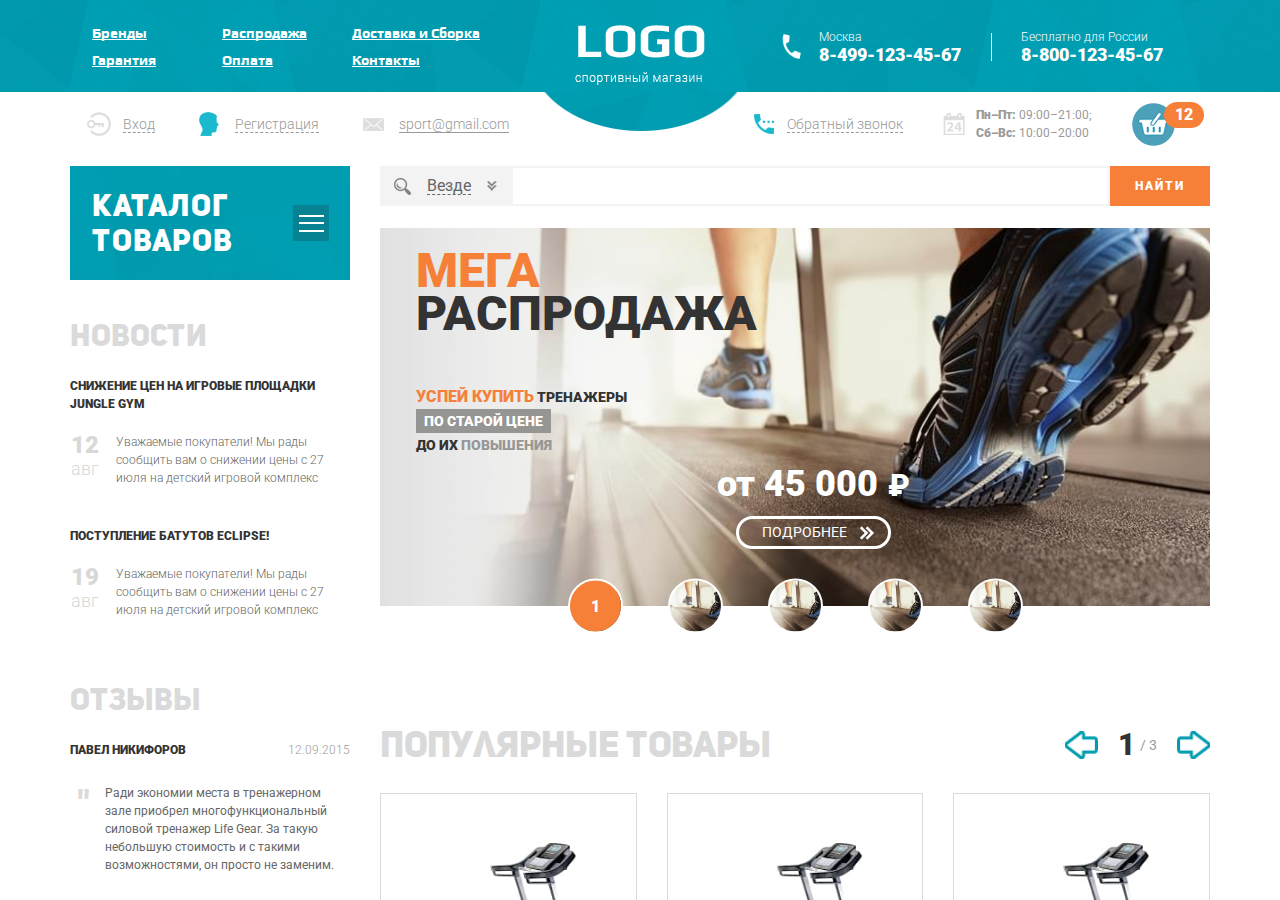
<file: index.html>
<!DOCTYPE html>
<html lang="en">

<head>
	<title>MainPage</title>
	<meta charset="UTF-8">
	<meta http-equiv="X-UA-Compatible" content="IE=edge">
	<meta name="format-detection" content="telephone=no">
	<link rel="stylesheet" href="css/style.css">
	<meta name="viewport" content="width=device-width, initial-scale=1.0">
</head>

<body>
	<div class="wrapper">
<header class="header">
	<div class="header-top top-header">
		<div class="container">
			<div class="top-header__column">
				<div class="top-header__menu menu">
					<div class="menu__icon">
						<span></span>
						<span></span>
						<span></span>
					</div>
					<nav class="menu__body">
						<ul class="menu__list">
							<li><a href="" class="menu__link"><span>Бренды</span></a></li>
							<li><a href="" class="menu__link"><span>Распродажа</span></a></li>
							<li><a href="" class="menu__link"><span>Доставка и Сборка</span></a></li>
							<li><a href="" class="menu__link"><span>Гарантия</span></a></li>
							<li><a href="" class="menu__link"><span>Оплата</span></a></li>
							<li><a href="" class="menu__link"><span>Контакты</span></a></li>
						</ul>
					</nav>
				</div>
			</div>
			<div class="top-header__column">
				<a href="" class="top-header__logo"><img src="img/logo.png"></a>
			</div>
			<div class=" top-header__column">
				<div class="top-header__contacts contacts-top-header">
					<div class="contacts-top-header__column">
						<div class="contacts-top-header__item contacts-top-header__item_icon">
							<div class="contacts-top-header__citi">Москва</div>
							<a href="tel:84991234567"
								class="contacts-top-header__phone contacts-top-header__phone_call">8-499-123-45-67</a>
						</div>
					</div>
					<div class="contacts-top-header__column contacts-top-header__item_bd">
						<div class="contacts-top-header__item">
							<div class="contacts-top-header__citi">Бесплатно для России</div>
							<a href="tel:88001234567" class="contacts-top-header__phone">8-800-123-45-67</a>
						</div>
					</div>
				</div>
			</div>
		</div>
		<div class="header__background ibg"><img src="img/bg_header1.jpg" alt=""></div>
		<div class="header__picture"><img src="img/bg_header2.png" alt=""></div>
	</div>
	<div class="header-bottom bottom-header">
		<div class="container">
			<div class="bottom-header__column bottom-header__column_l">
				<ul class="bottom-header__actions actions-bottom-header">
					<li data-move="menu__list,10,479.98"><a href=""
							class="actions-bottom-header__enter"><span>Вход</span></a></li>
					<li data-move="menu__list,11,479.98"><a href=""
							class="actions-bottom-header__login"><span>Регистрация</span></a></li>
					<li data-move="menu__list,8,510"><a href="mailto:sport@gmail.com"
							class="actions-bottom-header__mail"><span>sport@gmail.com</span></a>
					</li>
				</ul>
			</div>
			<div class="bottom-header__column bottom-header__column_r">
				<div class="bottom-header__info info-bottom-header">
					<div class="info-bottom-header__column">
						<div data-move="menu__list,7,479.98" class="info-bottom-header__callback"><span>Обратный звонок</span>
						</div>
					</div>
					<div class="info-bottom-header__column">
						<div data-move="menu__list,9,767.98" class="info-bottom-header__shedule">
							<p>
								<span>Пн–Пт:</span> 09:00–21:00;
							</p>
							<p><span>Сб–Вс:</span> 10:00–20:00 </p>
						</div>
					</div>
					<div data-move="contacts-top-header__item,2,479.98" class="info-bottom-header__column">
						<a href="" class="info-bottom-header__cart"><span>12</span></a>
					</div>
				</div>
			</div>
		</div>
	</div>
</header>		<main class="page">
			<div class="container">
				<div class="page__body">
					<aside class="page__side">
						<nav class="page__menu menu-page">
							<div class="menu-page__header">
								<div class="menu-page__title">Каталог товаров</div>
								<div class="menu-page__burger">
									<span></span>
									<span></span>
									<span></span>
								</div>
							</div>
							<div class="menu-page__body">
								<ul class="menu-page__list">
									<li class="menu-page__parent"><a href="" class="menu-page__link">Беговые
											дорожки</a>
										<div class="menu-page__submenu submenu-menu-page">
											<div class="submenu-menu-page__item">
												<ul class="submenu-menu-page__menu">
													<li><a href="" class="submenu-menu-page__link">Всепогодный</a></li>
													<li><a href="" class="submenu-menu-page__link">Для помещений</a></li>
													<li><a href="" class="submenu-menu-page__link">Профессиональный</a></li>
													<li><a href="" class="submenu-menu-page__link">Любительский</a></li>
												</ul>
												<div class="submenu-menu-page__product item-product">
													<div class="item-product__body">
														<div class="item-product__labels">
															<div class="item-product__label">Товар дня</div>
														</div>
														<a href="" class="item-product__image ibg"><img src="img/products/01.jpg"
																alt=""></a>
														<a href="" class="item-product__text">Домашний теннисный стол Donic Indoor
															Roller 800
															Green</a>
														<div class="item-product__footer">
															<!--<div class="item-product__oldprice rub">64 990</div>-->
															<div class="item-product__bottom">
																<a href="" class="item-product__add"></a>
																<div class="item-product__price rub">64 990</div>
															</div>
														</div>
													</div>
												</div>
											</div>
										</div>
									</li>
									<li class="menu-page__parent"><a href="" class="menu-page__link">Эллиптические
											тренажеры</a>
										<div class="menu-page__submenu submenu-menu-page">
											<div class="submenu-menu-page__item">
												<ul class="submenu-menu-page__menu">
													<li><a href="" class="submenu-menu-page__link">Всепогодный</a></li>
													<li><a href="" class="submenu-menu-page__link">Для помещений</a></li>
													<li><a href="" class="submenu-menu-page__link">Профессиональный</a></li>
													<li><a href="" class="submenu-menu-page__link">Любительский</a></li>
												</ul>
												<div class="submenu-menu-page__product item-product">
													<div class="item-product__body">
														<div class="item-product__labels">
														</div>
														<a href="" class="item-product__image ibg"><img src="img/products/01.jpg"
																alt=""></a>
														<a href="" class="item-product__text">Домашний теннисный стол Donic Indoor
															Roller 800
															Green</a>
														<div class="item-product__footer">
															<!--<div class="item-product__oldprice rub">64 990</div>-->
															<div class="item-product__bottom">
																<a href="" class="item-product__add"></a>
																<div class="item-product__price rub">64 990</div>
															</div>
														</div>
													</div>
												</div>
											</div>
										</div>
									</li>
									<li><a href="" class="menu-page__link">Велотренажеры</a></li>
									<li><a href="" class="menu-page__link">Гребные тренажеры</a></li>
									<li><a href="" class="menu-page__link">Вибромассажеры</a></li>
									<li class="menu-page__parent"><a href="" class="menu-page__link">Теннисные
											столы</a>
										<div class="menu-page__submenu submenu-menu-page">
											<div class="submenu-menu-page__item">
												<ul class="submenu-menu-page__menu">
													<li><a href="" class="submenu-menu-page__link">Всепогодный</a></li>
													<li><a href="" class="submenu-menu-page__link">Для помещений</a></li>
													<li><a href="" class="submenu-menu-page__link">Профессиональный</a></li>
													<li><a href="" class="submenu-menu-page__link">Любительский</a></li>
												</ul>
												<div class="submenu-menu-page__product item-product">
													<div class="item-product__body">
														<div class="item-product__labels">
															<div class="item-product__label">Товар дня</div>
														</div>
														<a href="" class="item-product__image ibg"><img src="img/products/01.jpg"
																alt=""></a>
														<a href="" class="item-product__text">Домашний теннисный стол Donic Indoor
															Roller 800
															Green</a>
														<div class="item-product__footer">
															<!--<div class="item-product__oldprice rub">64 990</div>-->
															<div class="item-product__bottom">
																<a href="" class="item-product__add"></a>
																<div class="item-product__price rub">64 990</div>
															</div>
														</div>
													</div>
												</div>
											</div>
										</div>
									</li>
									<li><a href="" class="menu-page__link">Баскетбол</a></li>
									<li class="menu-page__parent"><a href="" class="menu-page__link">Массажные
											кресла</a>
										<div class="menu-page__submenu submenu-menu-page">
											<div class="submenu-menu-page__item">
												<ul class="submenu-menu-page__menu">
													<li><a href="" class="submenu-menu-page__link">Всепогодный</a></li>
													<li><a href="" class="submenu-menu-page__link">Для помещений</a></li>
													<li><a href="" class="submenu-menu-page__link">Профессиональный</a></li>
													<li><a href="" class="submenu-menu-page__link">Любительский</a></li>
												</ul>
												<div class="submenu-menu-page__product item-product">
													<div class="item-product__body">
														<div class="item-product__labels">
														</div>
														<a href="" class="item-product__image ibg"><img src="img/products/01.jpg"
																alt=""></a>
														<a href="" class="item-product__text">Домашний теннисный стол Donic Indoor
															Roller 800
															Green</a>
														<div class="item-product__footer">
															<!--<div class="item-product__oldprice rub">64 990</div>-->
															<div class="item-product__bottom">
																<a href="" class="item-product__add"></a>
																<div class="item-product__price rub">64 990</div>
															</div>
														</div>
													</div>
												</div>
											</div>
										</div>
									</li>
									<li class="menu-page__parent"><a href="" class="menu-page__link">Массажные
											столы</a>
										<div class="menu-page__submenu submenu-menu-page">
											<div class="submenu-menu-page__item">
												<ul class="submenu-menu-page__menu">
													<li><a href="" class="submenu-menu-page__link">Всепогодный</a></li>
													<li><a href="" class="submenu-menu-page__link">Для помещений</a></li>
													<li><a href="" class="submenu-menu-page__link">Профессиональный</a></li>
													<li><a href="" class="submenu-menu-page__link">Любительский</a></li>
												</ul>
												<div class="submenu-menu-page__product item-product">
													<div class="item-product__body">
														<div class="item-product__labels">
															<div class="item-product__label">Товар дня</div>
														</div>
														<a href="" class="item-product__image ibg"><img src="img/products/01.jpg"
																alt=""></a>
														<a href="" class="item-product__text">Домашний теннисный стол Donic Indoor
															Roller 800
															Green</a>
														<div class="item-product__footer">
															<!--<div class="item-product__oldprice rub">64 990</div>-->
															<div class="item-product__bottom">
																<a href="" class="item-product__add"></a>
																<div class="item-product__price rub">64 990</div>
															</div>
														</div>
													</div>
												</div>
											</div>
										</div>
									</li>
									<li><a href="" class="menu-page__link">Силовые тренажеры</a></li>
									<li><a href="" class="menu-page__link">Батуты</a></li>
									<li><a href="" class="menu-page__link">Детские городки</a></li>
									<li><a href="" class="menu-page__link">Дачная мебель</a></li>
									<li><a href="" class="menu-page__link">Уличные спортивные комплексы</a></li>
									<li><a href="" class="menu-page__link">Аксессуары</a></li>
								</ul>
							</div>
						</nav>
						<div data-move="page__content,4,992.98" class="page-content__newrev">
							<div class="page__news news-page">
								<a href="" class="news-page__title title-news">Новости</a>
								<div class="news-page__items items-news-page">
									<a href="" class="items-news-page__title">Снижение цен на игровые площадки
										Jungle Gym</a>
									<div class="items-news-page__body">
										<div class="items-news-page__data">
											<span>12</span>авг
										</div>
										<div class="items-news-page__text">Уважаемые покупатели!
											Мы рады сообщить вам о снижении
											цены с 27 июля на детский игровой
											комплекс</div>
									</div>
								</div>
								<div class="news-page__items items-news-page">
									<a href="" class="items-news-page__title">Поступление батутов Eclipse!</a>
									<div class="items-news-page__body">
										<div class="items-news-page__data">
											<span>19</span>авг
										</div>
										<div class="items-news-page__text">Уважаемые покупатели!
											Мы рады сообщить вам о снижении
											цены с 27 июля на детский игровой
											комплекс</div>
									</div>
								</div>
							</div>
							<div class="page__reviews reviews-page">
								<a href="" class=" reviews-page__title title-news">Отзывы</a>
								<div class="reviews-page__items items-reviews-page">
									<a href="" class="items-reviews-page__body">
										<span class="items-reviews-page__header">
											<span class="items-reviews-page__name">Павел Никифоров</span>
											<span class="items-reviews-page__data">12.09.2015</span>
										</span>
										<span class="items-reviews-page__text">Ради экономии места в тренажерном
											зале приобрел многофункциональный
											силовой тренажер Life Gear. За такую
											небольшую стоимость и с такими
											возможностями, он просто не
											заменим. </span>
									</a>
								</div>
								<div class="reviews-page__items items-reviews-page">
									<a href="" class="items-reviews-page__body">
										<span class="items-reviews-page__header">
											<span class="items-reviews-page__name">Степан Николаевич</span>
											<span class="items-reviews-page__data">12.09.2015</span>
										</span>
										<span class="items-reviews-page__text">Ради экономии места в тренажерном
											зале приобрел многофункциональный
											силовой тренажер Life Gear. За такую
											небольшую стоимость и с такими
											возможностями, он просто не
											заменим. </span>
									</a>
								</div>
							</div>
						</div>
					</aside>
					<div class="page__content">
						<form action="#" class="page__search search-page">
							<div class="search-page__select">
								<div class="search-page__items">
									<div class="search-page__title"><span>Везде</span><span data-text="Выбрано:"
											class="search-page__quantity"></span></div>
								</div>
								<div class="search-page__categories categories-search-page">
									<div class="categories-search-page__row">
										<div class="categories-search-page__column">
											<ul class="categories-search-page__list">
												<li>
													<label class="categories-search-page__checkbox checkbox">
														<input type="checkbox" data-error="ошибка" name="name" value="1"
															class="checkbox__input">
														<span class="checkbox__text"><span>Беговые дорожки</span></span>
													</label>
												</li>
												<li>
													<label class="categories-search-page__checkbox checkbox">
														<input type="checkbox" data-error="ошибка" name="name" value="1"
															class="checkbox__input">
														<span class="checkbox__text"><span>Эллиптические тренажеры</span></span>
													</label>
												<li>
													<label class="categories-search-page__checkbox checkbox">
														<input type="checkbox" data-error="ошибка" name="name" value="1"
															class="checkbox__input">
														<span class="checkbox__text"><span>Велотренажеры</span></span>
													</label>
												<li>
													<label class="categories-search-page__checkbox checkbox">
														<input type="checkbox" data-error="ошибка" name="name" value="1"
															class="checkbox__input">
														<span class="checkbox__text"><span>Гребные тренажеры</span></span>
													</label>
												<li>
													<label class="categories-search-page__checkbox checkbox">
														<input type="checkbox" data-error="ошибка" name="name" value="1"
															class="checkbox__input">
														<span class="checkbox__text"><span>Вибромассажеры</span></span>
													</label>
											</ul>
										</div>
										<div class="categories-search-page__column">
											<ul class="categories-search-page__list">
												<li>
													<label class="categories-search-page__checkbox checkbox">
														<input type="checkbox" data-error="ошибка" name="name" value="1"
															class="checkbox__input">
														<span class="checkbox__text"><span>Теннисные столы</span></span>
													</label>
												<li>
													<label class="categories-search-page__checkbox checkbox">
														<input type="checkbox" data-error="ошибка" name="name" value="1"
															class="checkbox__input">
														<span class="checkbox__text"><span>Баскетбольные щиты и стойки</span></span>
													</label>
												</li>
												<li>
													<label class="categories-search-page__checkbox checkbox">
														<input type="checkbox" data-error="ошибка" name="name" value="1"
															class="checkbox__input">
														<span class="checkbox__text"><span>Массажные кресла</span></span>
													</label>
												</li>
												<li>
													<label class="categories-search-page__checkbox checkbox">
														<input type="checkbox" data-error="ошибка" name="name" value="1"
															class="checkbox__input">
														<span class="checkbox__text"><span>Массажные столы</span></span>
													</label>
												<li>
													<label class="categories-search-page__checkbox checkbox">
														<input type="checkbox" data-error="ошибка" name="name" value="1"
															class="checkbox__input">
														<span class="checkbox__text"><span>Силовые тренажеры</span></span>
													</label>
												</li>
											</ul>
										</div>
										<div class="categories-search-page__column categories-search-page__column_last">
											<ul class="categories-search-page__list">
												<li>
													<label class="categories-search-page__checkbox checkbox">
														<input type="checkbox" data-error="ошибка" name="name" value="1"
															class="checkbox__input">
														<span class="checkbox__text"><span>Батуты</span></span>
													</label>
												<li>
													<label class="categories-search-page__checkbox checkbox">
														<input type="checkbox" data-error="ошибка" name="name" value="1"
															class="checkbox__input">
														<span class="checkbox__text"><span>Детские городки</span></span>
													</label>
												<li>
													<label class="categories-search-page__checkbox checkbox">
														<input type="checkbox" data-error="ошибка" name="name" value="1"
															class="checkbox__input">
														<span class="checkbox__text"><span>Дачная мебель</span></span>
													</label>
												</li>
												<li>
													<label class="categories-search-page__checkbox checkbox">
														<input type="checkbox" data-error="ошибка" name="name" value="1"
															class="checkbox__input">
														<span class="checkbox__text"><span>Уличные спортивные комплексы</span></span>
													</label>
												</li>
												<li>
													<label class="categories-search-page__checkbox checkbox">
														<input type="checkbox" data-error="ошибка" name="name" value="1"
															class="checkbox__input">
														<span class="checkbox__text"><span>Аксессуары</span></span>
													</label>
												</li>
											</ul>
										</div>
									</div>
								</div>
							</div>
							<div class="search-page__input">
								<input type="text" data-value="" data-error="ошибка" autocomplete="off" name="name"
									class="input">
							</div>
							<button type="submit" class="search-page__btn btn">Найти</button>
						</form>
						<section class="page__slider mainslider">
							<div class="mainslider__body slider">
								<div class="mainslider__slide">
									<div class="mainslider__content content-mainslider">
										<div class="content-mainslider__title">
											<p>Мега</p> распродажа
										</div>
										<div class="content-mainslider__text text-mainslider">
											<span class="text-mainslider__text1"> Успей купить</span> тренажеры
											<span class="text-mainslider__text2"> <span>по старой цене</span></span> до их
											<span class="text-mainslider__text3"> повышения</span>
										</div>
										<div class="content-mainslider__footer">
											<div class="content-mainslider__price rub">от 45 000</div>
											<a href="" class="content-mainslider__button"><span>Подробнее</span></a>
										</div>
									</div>
									<div class="mainslider__image ibg"><img src="img/mainslider/01.jpg" alt=""></div>
								</div>
								<div class="mainslider__slide">
									<div class="mainslider__content content-mainslider">
										<div class="content-mainslider__title">
											<p>Мега</p> распродажа
										</div>
										<div class="content-mainslider__text text-mainslider">
											<span class="text-mainslider__text1"> Успей купить</span> тренажеры
											<span class="text-mainslider__text2"> <span>по старой цене</span></span> до их
											<span class="text-mainslider__text3"> повышения</span>
										</div>
										<div class="content-mainslider__footer">
											<div class="content-mainslider__price rub">от 45 000</div>
											<a href="" class="content-mainslider__button"><span>Подробнее</span></a>
										</div>
									</div>
									<div class="mainslider__image ibg"><img src="img/mainslider/01.jpg" alt=""></div>
								</div>
								<div class="mainslider__slide">
									<div class="mainslider__content content-mainslider">
										<div class="content-mainslider__title">
											<p>Мега</p> распродажа
										</div>
										<div class="content-mainslider__text text-mainslider">
											<span class="text-mainslider__text1"> Успей купить</span> тренажеры
											<span class="text-mainslider__text2"> <span>по старой цене</span></span> до их
											<span class="text-mainslider__text3"> повышения</span>
										</div>
										<div class="content-mainslider__footer">
											<div class="content-mainslider__price rub">от 45 000</div>
											<a href="" class="content-mainslider__button"><span>Подробнее</span></a>
										</div>
									</div>
									<div class="mainslider__image ibg"><img src="img/mainslider/01.jpg" alt=""></div>
								</div>
								<div class="mainslider__slide">
									<div class="mainslider__content content-mainslider">
										<div class="content-mainslider__title">
											<p>Мега</p> распродажа
										</div>
										<div class="content-mainslider__text text-mainslider">
											<span class="text-mainslider__text1"> Успей купить</span> тренажеры
											<span class="text-mainslider__text2"> <span>по старой цене</span></span> до их
											<span class="text-mainslider__text3"> повышения</span>
										</div>
										<div class="content-mainslider__footer">
											<div class="content-mainslider__price rub">от 45 000</div>
											<a href="" class="content-mainslider__button"><span>Подробнее</span></a>
										</div>
									</div>
									<div class="mainslider__image ibg"><img src="img/mainslider/01.jpg" alt=""></div>
								</div>
								<div class="mainslider__slide">
									<div class="mainslider__content content-mainslider">
										<div class="content-mainslider__title">
											<p>Мега</p> распродажа
										</div>
										<div class="content-mainslider__text text-mainslider">
											<span class="text-mainslider__text1"> Успей купить</span> тренажеры
											<span class="text-mainslider__text2"> <span>по старой цене</span></span> до их
											<span class="text-mainslider__text3"> повышения</span>
										</div>
										<div class="content-mainslider__footer">
											<div class="content-mainslider__price rub">от 45 000</div>
											<a href="" class="content-mainslider__button"><span>Подробнее</span></a>
										</div>
									</div>
									<div class="mainslider__image ibg"><img src="img/mainslider/01.jpg" alt=""></div>
								</div>
							</div>
							<div class="mainslider__dotts">
							</div>
						</section>
						<section class="page__products products-slider">
							<div class="products-slider__header header-products-slider">
								<div class="header-products-slider__title">Популярные товары</div>
								<div class="header-products-slider__control">
									<div class="header-products-slider__prev"></div>
									<span class="paging active"></span><span class="count"></span>
									<div class="header-products-slider__next"></div>
								</div>
							</div>
							<div class="products-slider__wrapper wrapper-slider">
								<div class="products-slider__items items-products">
									<div class="items-products__column">
										<div class="item-product__body item-product__body_p">
											<a href="" class="item-product__image-small"><img src="img/products/02.jpg" alt=""></a>
											<a href="" class="item-product__text item-product__text_p">
												<span>BH Fitness F1</span>
												Беговая дорожка
											</a>
											<div class="item-product__footer item-product__footer_p">
												<div class="item-product__oldprice rub">64 990</div>
												<div class="item-product__bottom">
													<a href="" class="item-product__add"></a>
													<div class="item-product__price rub">64 990</div>
												</div>
											</div>
											<div class="item-product__hover hover-item-product">
												<a href="" class="hover-item-product__title"><span>BH Fitness F1
														G6414V</span>Беговая
													дорожка</a>
												<div class="hover-item-product__options options-item-product">
													<div class="options-item-product__item">
														<div class="options-item-product__label">Тип беговой дорожки:
															<span>Электрическая</span>
														</div>
														<div class="options-item-product__speed">Скорость движения (км/ч):
															<span>22</span>
														</div>
														<div class="options-item-product__availability">Складывание:
															<span>Есть</span>
														</div>
													</div>
												</div>
												<div class="options-item-product__bodycart"><a href=""
														class="options-item-product__cart"></a></div>
												<div class="options-item-product__footer">
													<div class="options-item-product__oldprice rub">64 990</div>
													<div class="options-item-product__add">в наличии</div>
													<div class="options-item-product__price rub">64 990</div>
												</div>
											</div>
										</div>
									</div>
									<div class="items-products__column">
										<div class="item-product__body item-product__body_p">
											<a href="" class="item-product__image-small"><img src="img/products/02.jpg" alt=""></a>
											<a href="" class="item-product__text item-product__text_p">
												<span>BH Fitness F1</span>
												Беговая дорожка
											</a>
											<div class="item-product__footer item-product__footer_p">
												<div class="item-product__oldprice rub">64 990</div>
												<div class="item-product__bottom">
													<a href="" class="item-product__add"></a>
													<div class="item-product__price rub">64 990</div>
												</div>
											</div>
											<div class="item-product__hover hover-item-product">
												<a href="" class="hover-item-product__title"><span>BH Fitness F1
														G6414V</span>Беговая
													дорожка</a>
												<div class="hover-item-product__options options-item-product">
													<div class="options-item-product__item">
														<div class="options-item-product__label">Тип беговой дорожки:
															<span>Электрическая</span>
														</div>
														<div class="options-item-product__speed">Скорость движения (км/ч):
															<span>22</span>
														</div>
														<div class="options-item-product__availability">Складывание:
															<span>Есть</span>
														</div>
													</div>
												</div>
												<div class="options-item-product__bodycart"><a href=""
														class="options-item-product__cart"></a></div>
												<div class="options-item-product__footer">
													<div class="options-item-product__oldprice rub">64 990</div>
													<div class="options-item-product__add">в наличии</div>
													<div class="options-item-product__price rub">64 990</div>
												</div>
											</div>
										</div>
									</div>
									<div class="items-products__column">
										<div class="item-product__body item-product__body_p">
											<a href="" class="item-product__image-small"><img src="img/products/02.jpg" alt=""></a>
											<a href="" class="item-product__text item-product__text_p">
												<span>BH Fitness F1</span>
												Беговая дорожка
											</a>
											<div class="item-product__footer item-product__footer_p">
												<div class="item-product__oldprice rub">64 990</div>
												<div class="item-product__bottom">
													<a href="" class="item-product__add"></a>
													<div class="item-product__price rub">64 990</div>
												</div>
											</div>
											<div class="item-product__hover hover-item-product">
												<a href="" class="hover-item-product__title"><span>BH Fitness F1
														G6414V</span>Беговая
													дорожка</a>
												<div class="hover-item-product__options options-item-product">
													<div class="options-item-product__item">
														<div class="options-item-product__label">Тип беговой дорожки:
															<span>Электрическая</span>
														</div>
														<div class="options-item-product__speed">Скорость движения (км/ч):
															<span>22</span>
														</div>
														<div class="options-item-product__availability">Складывание:
															<span>Есть</span>
														</div>
													</div>
												</div>
												<div class="options-item-product__bodycart"><a href=""
														class="options-item-product__cart"></a></div>
												<div class="options-item-product__footer">
													<div class="options-item-product__oldprice rub">64 990</div>
													<div class="options-item-product__add">в наличии</div>
													<div class="options-item-product__price rub">64 990</div>
												</div>
											</div>
										</div>
									</div>
									<div class="items-products__column">
										<div class="item-product__body item-product__body_p">
											<a href="" class="item-product__image-small"><img src="img/products/02.jpg" alt=""></a>
											<a href="" class="item-product__text item-product__text_p">
												<span>BH Fitness F1</span>
												Беговая дорожка
											</a>
											<div class="item-product__footer item-product__footer_p">
												<div class="item-product__oldprice rub">64 990</div>
												<div class="item-product__bottom">
													<a href="" class="item-product__add"></a>
													<div class="item-product__price rub">64 990</div>
												</div>
											</div>
											<div class="item-product__hover hover-item-product">
												<a href="" class="hover-item-product__title"><span>BH Fitness F1
														G6414V</span>Беговая
													дорожка</a>
												<div class="hover-item-product__options options-item-product">
													<div class="options-item-product__item">
														<div class="options-item-product__label">Тип беговой дорожки:
															<span>Электрическая</span>
														</div>
														<div class="options-item-product__speed">Скорость движения (км/ч):
															<span>22</span>
														</div>
														<div class="options-item-product__availability">Складывание:
															<span>Есть</span>
														</div>
													</div>
												</div>
												<div class="options-item-product__bodycart"><a href=""
														class="options-item-product__cart"></a></div>
												<div class="options-item-product__footer">
													<div class="options-item-product__oldprice rub">64 990</div>
													<div class="options-item-product__add">в наличии</div>
													<div class="options-item-product__price rub">64 990</div>
												</div>
											</div>
										</div>
									</div>
									<div class="items-products__column">
										<div class="item-product__body item-product__body_p">
											<a href="" class="item-product__image-small"><img src="img/products/02.jpg" alt=""></a>
											<a href="" class="item-product__text item-product__text_p">
												<span>BH Fitness F1</span>
												Беговая дорожка
											</a>
											<div class="item-product__footer item-product__footer_p">
												<div class="item-product__oldprice rub">64 990</div>
												<div class="item-product__bottom">
													<a href="" class="item-product__add"></a>
													<div class="item-product__price rub">64 990</div>
												</div>
											</div>
											<div class="item-product__hover hover-item-product">
												<a href="" class="hover-item-product__title"><span>BH Fitness F1
														G6414V</span>Беговая
													дорожка</a>
												<div class="hover-item-product__options options-item-product">
													<div class="options-item-product__item">
														<div class="options-item-product__label">Тип беговой дорожки:
															<span>Электрическая</span>
														</div>
														<div class="options-item-product__speed">Скорость движения (км/ч):
															<span>22</span>
														</div>
														<div class="options-item-product__availability">Складывание:
															<span>Есть</span>
														</div>
													</div>
												</div>
												<div class="options-item-product__bodycart"><a href=""
														class="options-item-product__cart"></a></div>
												<div class="options-item-product__footer">
													<div class="options-item-product__oldprice rub">64 990</div>
													<div class="options-item-product__add">в наличии</div>
													<div class="options-item-product__price rub">64 990</div>
												</div>
											</div>
										</div>
									</div>
									<div class="items-products__column">
										<div class="item-product__body item-product__body_p">
											<a href="" class="item-product__image-small"><img src="img/products/02.jpg" alt=""></a>
											<a href="" class="item-product__text item-product__text_p">
												<span>BH Fitness F1</span>
												Беговая дорожка
											</a>
											<div class="item-product__footer item-product__footer_p">
												<div class="item-product__oldprice rub">64 990</div>
												<div class="item-product__bottom">
													<a href="" class="item-product__add"></a>
													<div class="item-product__price rub">64 990</div>
												</div>
											</div>
											<div class="item-product__hover hover-item-product">
												<a href="" class="hover-item-product__title"><span>BH Fitness F1
														G6414V</span>Беговая
													дорожка</a>
												<div class="hover-item-product__options options-item-product">
													<div class="options-item-product__item">
														<div class="options-item-product__label">Тип беговой дорожки:
															<span>Электрическая</span>
														</div>
														<div class="options-item-product__speed">Скорость движения (км/ч):
															<span>22</span>
														</div>
														<div class="options-item-product__availability">Складывание:
															<span>Есть</span>
														</div>
													</div>
												</div>
												<div class="options-item-product__bodycart"><a href=""
														class="options-item-product__cart"></a></div>
												<div class="options-item-product__footer">
													<div class="options-item-product__oldprice rub">64 990</div>
													<div class="options-item-product__add">в наличии</div>
													<div class="options-item-product__price rub">64 990</div>
												</div>
											</div>
										</div>
									</div>
								</div>
								<div class="products-slider__items items-products">
									<div class="items-products__column">
										<div class="item-product__body item-product__body_p">
											<a href="" class="item-product__image-small"><img src="img/products/02.jpg" alt=""></a>
											<a href="" class="item-product__text item-product__text_p">
												<span>BH Fitness F1</span>
												Беговая дорожка
											</a>
											<div class="item-product__footer item-product__footer_p">
												<div class="item-product__oldprice rub">64 990</div>
												<div class="item-product__bottom">
													<a href="" class="item-product__add"></a>
													<div class="item-product__price rub">64 990</div>
												</div>
											</div>
											<div class="item-product__hover hover-item-product">
												<a href="" class="hover-item-product__title"><span>BH Fitness F1
														G6414V</span>Беговая
													дорожка</a>
												<div class="hover-item-product__options options-item-product">
													<div class="options-item-product__item">
														<div class="options-item-product__label">Тип беговой дорожки:
															<span>Электрическая</span>
														</div>
														<div class="options-item-product__speed">Скорость движения (км/ч):
															<span>22</span>
														</div>
														<div class="options-item-product__availability">Складывание:
															<span>Есть</span>
														</div>
													</div>
												</div>
												<div class="options-item-product__bodycart"><a href=""
														class="options-item-product__cart"></a></div>
												<div class="options-item-product__footer">
													<div class="options-item-product__oldprice rub">64 990</div>
													<div class="options-item-product__add">в наличии</div>
													<div class="options-item-product__price rub">64 990</div>
												</div>
											</div>
										</div>
									</div>
									<div class="items-products__column">
										<div class="item-product__body item-product__body_p">
											<a href="" class="item-product__image-small"><img src="img/products/02.jpg" alt=""></a>
											<a href="" class="item-product__text item-product__text_p">
												<span>BH Fitness F1</span>
												Беговая дорожка
											</a>
											<div class="item-product__footer item-product__footer_p">
												<div class="item-product__oldprice rub">64 990</div>
												<div class="item-product__bottom">
													<a href="" class="item-product__add"></a>
													<div class="item-product__price rub">64 990</div>
												</div>
											</div>
											<div class="item-product__hover hover-item-product">
												<a href="" class="hover-item-product__title"><span>BH Fitness F1
														G6414V</span>Беговая
													дорожка</a>
												<div class="hover-item-product__options options-item-product">
													<div class="options-item-product__item">
														<div class="options-item-product__label">Тип беговой дорожки:
															<span>Электрическая</span>
														</div>
														<div class="options-item-product__speed">Скорость движения (км/ч):
															<span>22</span>
														</div>
														<div class="options-item-product__availability">Складывание:
															<span>Есть</span>
														</div>
													</div>
												</div>
												<div class="options-item-product__bodycart"><a href=""
														class="options-item-product__cart"></a></div>
												<div class="options-item-product__footer">
													<div class="options-item-product__oldprice rub">64 990</div>
													<div class="options-item-product__add">в наличии</div>
													<div class="options-item-product__price rub">64 990</div>
												</div>
											</div>
										</div>
									</div>
									<div class="items-products__column">
										<div class="item-product__body item-product__body_p">
											<a href="" class="item-product__image-small"><img src="img/products/02.jpg" alt=""></a>
											<a href="" class="item-product__text item-product__text_p">
												<span>BH Fitness F1</span>
												Беговая дорожка
											</a>
											<div class="item-product__footer item-product__footer_p">
												<div class="item-product__oldprice rub">64 990</div>
												<div class="item-product__bottom">
													<a href="" class="item-product__add"></a>
													<div class="item-product__price rub">64 990</div>
												</div>
											</div>
											<div class="item-product__hover hover-item-product">
												<a href="" class="hover-item-product__title"><span>BH Fitness F1
														G6414V</span>Беговая
													дорожка</a>
												<div class="hover-item-product__options options-item-product">
													<div class="options-item-product__item">
														<div class="options-item-product__label">Тип беговой дорожки:
															<span>Электрическая</span>
														</div>
														<div class="options-item-product__speed">Скорость движения (км/ч):
															<span>22</span>
														</div>
														<div class="options-item-product__availability">Складывание:
															<span>Есть</span>
														</div>
													</div>
												</div>
												<div class="options-item-product__bodycart"><a href=""
														class="options-item-product__cart"></a></div>
												<div class="options-item-product__footer">
													<div class="options-item-product__oldprice rub">64 990</div>
													<div class="options-item-product__add">в наличии</div>
													<div class="options-item-product__price rub">64 990</div>
												</div>
											</div>
										</div>
									</div>
									<div class="items-products__column">
										<div class="item-product__body item-product__body_p">
											<a href="" class="item-product__image-small"><img src="img/products/02.jpg" alt=""></a>
											<a href="" class="item-product__text item-product__text_p">
												<span>BH Fitness F1</span>
												Беговая дорожка
											</a>
											<div class="item-product__footer item-product__footer_p">
												<div class="item-product__oldprice rub">64 990</div>
												<div class="item-product__bottom">
													<a href="" class="item-product__add"></a>
													<div class="item-product__price rub">64 990</div>
												</div>
											</div>
											<div class="item-product__hover hover-item-product">
												<a href="" class="hover-item-product__title"><span>BH Fitness F1
														G6414V</span>Беговая
													дорожка</a>
												<div class="hover-item-product__options options-item-product">
													<div class="options-item-product__item">
														<div class="options-item-product__label">Тип беговой дорожки:
															<span>Электрическая</span>
														</div>
														<div class="options-item-product__speed">Скорость движения (км/ч):
															<span>22</span>
														</div>
														<div class="options-item-product__availability">Складывание:
															<span>Есть</span>
														</div>
													</div>
												</div>
												<div class="options-item-product__bodycart"><a href=""
														class="options-item-product__cart"></a></div>
												<div class="options-item-product__footer">
													<div class="options-item-product__oldprice rub">64 990</div>
													<div class="options-item-product__add">в наличии</div>
													<div class="options-item-product__price rub">64 990</div>
												</div>
											</div>
										</div>
									</div>
									<div class="items-products__column">
										<div class="item-product__body item-product__body_p">
											<a href="" class="item-product__image-small"><img src="img/products/02.jpg" alt=""></a>
											<a href="" class="item-product__text item-product__text_p">
												<span>BH Fitness F1</span>
												Беговая дорожка
											</a>
											<div class="item-product__footer item-product__footer_p">
												<div class="item-product__oldprice rub">64 990</div>
												<div class="item-product__bottom">
													<a href="" class="item-product__add"></a>
													<div class="item-product__price rub">64 990</div>
												</div>
											</div>
											<div class="item-product__hover hover-item-product">
												<a href="" class="hover-item-product__title"><span>BH Fitness F1
														G6414V</span>Беговая
													дорожка</a>
												<div class="hover-item-product__options options-item-product">
													<div class="options-item-product__item">
														<div class="options-item-product__label">Тип беговой дорожки:
															<span>Электрическая</span>
														</div>
														<div class="options-item-product__speed">Скорость движения (км/ч):
															<span>22</span>
														</div>
														<div class="options-item-product__availability">Складывание:
															<span>Есть</span>
														</div>
													</div>
												</div>
												<div class="options-item-product__bodycart"><a href=""
														class="options-item-product__cart"></a></div>
												<div class="options-item-product__footer">
													<div class="options-item-product__oldprice rub">64 990</div>
													<div class="options-item-product__add">в наличии</div>
													<div class="options-item-product__price rub">64 990</div>
												</div>
											</div>
										</div>
									</div>
									<div class="items-products__column">
										<div class="item-product__body item-product__body_p">
											<a href="" class="item-product__image-small"><img src="img/products/02.jpg" alt=""></a>
											<a href="" class="item-product__text item-product__text_p">
												<span>BH Fitness F1</span>
												Беговая дорожка
											</a>
											<div class="item-product__footer item-product__footer_p">
												<div class="item-product__oldprice rub">64 990</div>
												<div class="item-product__bottom">
													<a href="" class="item-product__add"></a>
													<div class="item-product__price rub">64 990</div>
												</div>
											</div>
											<div class="item-product__hover hover-item-product">
												<a href="" class="hover-item-product__title"><span>BH Fitness F1
														G6414V</span>Беговая
													дорожка</a>
												<div class="hover-item-product__options options-item-product">
													<div class="options-item-product__item">
														<div class="options-item-product__label">Тип беговой дорожки:
															<span>Электрическая</span>
														</div>
														<div class="options-item-product__speed">Скорость движения (км/ч):
															<span>22</span>
														</div>
														<div class="options-item-product__availability">Складывание:
															<span>Есть</span>
														</div>
													</div>
												</div>
												<div class="options-item-product__bodycart"><a href=""
														class="options-item-product__cart"></a></div>
												<div class="options-item-product__footer">
													<div class="options-item-product__oldprice rub">64 990</div>
													<div class="options-item-product__add">в наличии</div>
													<div class="options-item-product__price rub">64 990</div>
												</div>
											</div>
										</div>
									</div>
								</div>
								<div class="products-slider__items items-products">
									<div class="items-products__column">
										<div class="item-product__body item-product__body_p">
											<a href="" class="item-product__image-small"><img src="img/products/02.jpg" alt=""></a>
											<a href="" class="item-product__text item-product__text_p">
												<span>BH Fitness F1</span>
												Беговая дорожка
											</a>
											<div class="item-product__footer item-product__footer_p">
												<div class="item-product__oldprice rub">64 990</div>
												<div class="item-product__bottom">
													<a href="" class="item-product__add"></a>
													<div class="item-product__price rub">64 990</div>
												</div>
											</div>
											<div class="item-product__hover hover-item-product">
												<a href="" class="hover-item-product__title"><span>BH Fitness F1
														G6414V</span>Беговая
													дорожка</a>
												<div class="hover-item-product__options options-item-product">
													<div class="options-item-product__item">
														<div class="options-item-product__label">Тип беговой дорожки:
															<span>Электрическая</span>
														</div>
														<div class="options-item-product__speed">Скорость движения (км/ч):
															<span>22</span>
														</div>
														<div class="options-item-product__availability">Складывание:
															<span>Есть</span>
														</div>
													</div>
												</div>
												<div class="options-item-product__bodycart"><a href=""
														class="options-item-product__cart"></a></div>
												<div class="options-item-product__footer">
													<div class="options-item-product__oldprice rub">64 990</div>
													<div class="options-item-product__add">в наличии</div>
													<div class="options-item-product__price rub">64 990</div>
												</div>
											</div>
										</div>
									</div>
									<div class="items-products__column">
										<div class="item-product__body item-product__body_p">
											<a href="" class="item-product__image-small"><img src="img/products/02.jpg" alt=""></a>
											<a href="" class="item-product__text item-product__text_p">
												<span>BH Fitness F1</span>
												Беговая дорожка
											</a>
											<div class="item-product__footer item-product__footer_p">
												<div class="item-product__oldprice rub">64 990</div>
												<div class="item-product__bottom">
													<a href="" class="item-product__add"></a>
													<div class="item-product__price rub">64 990</div>
												</div>
											</div>
											<div class="item-product__hover hover-item-product">
												<a href="" class="hover-item-product__title"><span>BH Fitness F1
														G6414V</span>Беговая
													дорожка</a>
												<div class="hover-item-product__options options-item-product">
													<div class="options-item-product__item">
														<div class="options-item-product__label">Тип беговой дорожки:
															<span>Электрическая</span>
														</div>
														<div class="options-item-product__speed">Скорость движения (км/ч):
															<span>22</span>
														</div>
														<div class="options-item-product__availability">Складывание:
															<span>Есть</span>
														</div>
													</div>
												</div>
												<div class="options-item-product__bodycart"><a href=""
														class="options-item-product__cart"></a></div>
												<div class="options-item-product__footer">
													<div class="options-item-product__oldprice rub">64 990</div>
													<div class="options-item-product__add">в наличии</div>
													<div class="options-item-product__price rub">64 990</div>
												</div>
											</div>
										</div>
									</div>
									<div class="items-products__column">
										<div class="item-product__body item-product__body_p">
											<a href="" class="item-product__image-small"><img src="img/products/02.jpg" alt=""></a>
											<a href="" class="item-product__text item-product__text_p">
												<span>BH Fitness F1</span>
												Беговая дорожка
											</a>
											<div class="item-product__footer item-product__footer_p">
												<div class="item-product__oldprice rub">64 990</div>
												<div class="item-product__bottom">
													<a href="" class="item-product__add"></a>
													<div class="item-product__price rub">64 990</div>
												</div>
											</div>
											<div class="item-product__hover hover-item-product">
												<a href="" class="hover-item-product__title"><span>BH Fitness F1
														G6414V</span>Беговая
													дорожка</a>
												<div class="hover-item-product__options options-item-product">
													<div class="options-item-product__item">
														<div class="options-item-product__label">Тип беговой дорожки:
															<span>Электрическая</span>
														</div>
														<div class="options-item-product__speed">Скорость движения (км/ч):
															<span>22</span>
														</div>
														<div class="options-item-product__availability">Складывание:
															<span>Есть</span>
														</div>
													</div>
												</div>
												<div class="options-item-product__bodycart"><a href=""
														class="options-item-product__cart"></a></div>
												<div class="options-item-product__footer">
													<div class="options-item-product__oldprice rub">64 990</div>
													<div class="options-item-product__add">в наличии</div>
													<div class="options-item-product__price rub">64 990</div>
												</div>
											</div>
										</div>
									</div>
									<div class="items-products__column">
										<div class="item-product__body item-product__body_p">
											<a href="" class="item-product__image-small"><img src="img/products/02.jpg" alt=""></a>
											<a href="" class="item-product__text item-product__text_p">
												<span>BH Fitness F1</span>
												Беговая дорожка
											</a>
											<div class="item-product__footer item-product__footer_p">
												<div class="item-product__oldprice rub">64 990</div>
												<div class="item-product__bottom">
													<a href="" class="item-product__add"></a>
													<div class="item-product__price rub">64 990</div>
												</div>
											</div>
											<div class="item-product__hover hover-item-product">
												<a href="" class="hover-item-product__title"><span>BH Fitness F1
														G6414V</span>Беговая
													дорожка</a>
												<div class="hover-item-product__options options-item-product">
													<div class="options-item-product__item">
														<div class="options-item-product__label">Тип беговой дорожки:
															<span>Электрическая</span>
														</div>
														<div class="options-item-product__speed">Скорость движения (км/ч):
															<span>22</span>
														</div>
														<div class="options-item-product__availability">Складывание:
															<span>Есть</span>
														</div>
													</div>
												</div>
												<div class="options-item-product__bodycart"><a href=""
														class="options-item-product__cart"></a></div>
												<div class="options-item-product__footer">
													<div class="options-item-product__oldprice rub">64 990</div>
													<div class="options-item-product__add">в наличии</div>
													<div class="options-item-product__price rub">64 990</div>
												</div>
											</div>
										</div>
									</div>
									<div class="items-products__column">
										<div class="item-product__body item-product__body_p">
											<a href="" class="item-product__image-small"><img src="img/products/02.jpg" alt=""></a>
											<a href="" class="item-product__text item-product__text_p">
												<span>BH Fitness F1</span>
												Беговая дорожка
											</a>
											<div class="item-product__footer item-product__footer_p">
												<div class="item-product__oldprice rub">64 990</div>
												<div class="item-product__bottom">
													<a href="" class="item-product__add"></a>
													<div class="item-product__price rub">64 990</div>
												</div>
											</div>
											<div class="item-product__hover hover-item-product">
												<a href="" class="hover-item-product__title"><span>BH Fitness F1
														G6414V</span>Беговая
													дорожка</a>
												<div class="hover-item-product__options options-item-product">
													<div class="options-item-product__item">
														<div class="options-item-product__label">Тип беговой дорожки:
															<span>Электрическая</span>
														</div>
														<div class="options-item-product__speed">Скорость движения (км/ч):
															<span>22</span>
														</div>
														<div class="options-item-product__availability">Складывание:
															<span>Есть</span>
														</div>
													</div>
												</div>
												<div class="options-item-product__bodycart"><a href=""
														class="options-item-product__cart"></a></div>
												<div class="options-item-product__footer">
													<div class="options-item-product__oldprice rub">64 990</div>
													<div class="options-item-product__add">в наличии</div>
													<div class="options-item-product__price rub">64 990</div>
												</div>
											</div>
										</div>
									</div>
									<div class="items-products__column">
										<div class="item-product__body item-product__body_p">
											<a href="" class="item-product__image-small"><img src="img/products/02.jpg" alt=""></a>
											<a href="" class="item-product__text item-product__text_p">
												<span>BH Fitness F1</span>
												Беговая дорожка
											</a>
											<div class="item-product__footer item-product__footer_p">
												<div class="item-product__oldprice rub">64 990</div>
												<div class="item-product__bottom">
													<a href="" class="item-product__add"></a>
													<div class="item-product__price rub">64 990</div>
												</div>
											</div>
											<div class="item-product__hover hover-item-product">
												<a href="" class="hover-item-product__title"><span>BH Fitness F1
														G6414V</span>Беговая
													дорожка</a>
												<div class="hover-item-product__options options-item-product">
													<div class="options-item-product__item">
														<div class="options-item-product__label">Тип беговой дорожки:
															<span>Электрическая</span>
														</div>
														<div class="options-item-product__speed">Скорость движения (км/ч):
															<span>22</span>
														</div>
														<div class="options-item-product__availability">Складывание:
															<span>Есть</span>
														</div>
													</div>
												</div>
												<div class="options-item-product__bodycart"><a href=""
														class="options-item-product__cart"></a></div>
												<div class="options-item-product__footer">
													<div class="options-item-product__oldprice rub">64 990</div>
													<div class="options-item-product__add">в наличии</div>
													<div class="options-item-product__price rub">64 990</div>
												</div>
											</div>
										</div>
									</div>
								</div>
							</div>
						</section>
					</div>
				</div>
			</div>
			<section class="longslider">
				<div class="container">
					<div class="longslider__body long-slider">
						<div class="longslider__items"><img src="img/brands/01c.png" alt=""></div>
						<div class="longslider__items"><img src="img/brands/01.jpg" alt=""></div>
						<div class="longslider__items"><img src="img/brands/04b.png" alt=""></div>
						<div class="longslider__items"><img src="img/brands/05c.png" alt=""></div>
						<div class="longslider__items"><img src="img/brands/01c.png" alt=""></div>
						<div class="longslider__items"><img src="img/brands/01.jpg" alt=""></div>
						<div class="longslider__items"><img src="img/brands/04b.png" alt=""></div>
						<div class="longslider__items"><img src="img/brands/05c.png" alt=""></div>
						<div class="longslider__items"><img src="img/brands/01c.png" alt=""></div>
						<div class="longslider__items"><img src="img/brands/01.jpg" alt=""></div>
					</div>
					<div class="longslider__next"></div>
					<div class="longslider__prev"></div>
				</div>
			</section>
			<section class="about about-text">
				<div class="container">
					<div class="about-text__body">
						<div class="about-text__title">О компании</div>
						<div class="about-text__row">
							<div class="about-text__column">
								<p>Компания «CLEAR FIT» была организована для создания и реализации
									качественного и надежного спортивного оборудования для домашнего и легкого
									коммерческого использования. Дефицит качественных тренажеров в среднем
									ценовом сегменте повлек за собой не мотивированный рост цен на надежное
									оборудование, создав дополнительный сегмент "полукоммерческих" тренажеров,
									что приблизило их стоимость к профессиональному оборудованию. А заполнение
									среднего ценового сегмента сложилось из роста количества брендов и
									производителей недорогих тренажеров с невысокими техническими
									характеристиками, за счет увеличения количества дополнительных опций.
									Главными критериями для выпуска продукции с маркой «CLEAR FIT» являются:
									высокое качество, разумная цена и комфорт тренировок. Осуществить эту
									непростую задачу позволил тандем европейских разработок и размещение
									основного производства на Тайване. Узкая специализация на кардио-тренажеры
									для дома позволяет поддерживать высокий контроль качества на всех ступенях
									производства.</p>
								<p>Разумный показатель «цена/качество» среди предлагаемых разными компаниями
									спортивных тренажеров в последние годы – довольно редкое явление. Мы
									достаточно кропотливо потрудились над тренажерами CLEAR FIT, чтобы
									продемонстрировать новый подход к выпуску доступной, красивой и надежной
									продукции. Современные технологии обеспечивают комфорт и легкость управления
									тренажерами CLEAR FIT.Многочисленные отзывы от наших покупателей поступили
									и продолжают поступать feedbacks от конечных потребителей. И теперь мы с
									гордостью можем заявить, что учли многие Ваши пожелания предложения в
									обновленных версиях тренажеров CLEAR FIT. Мы рады представить Вам новое
									поколение наших тренажеров. Теперь оборудование стало не только «умнее»,
									удобнее, комфортнее, но и сохранило прежние показатели цены, оставаясь
									доступным спортивным оборудованием для тех, кто ценит качество.</p>
							</div>
							<div class="about-text__column column-about-text">
								<div class="column-about-text__title">Концепция CLEAR FIT строится на следующих тезисах:</div>
								<ul class="column-about-text__list">
									<li class="column-about-text__item">Спортивное оборудование для дома не отличается по
										эффективности и
										безопасности от профессионального оборудования - от пользователя не
										требуется специальная подготовка и первичные навыки, наличие
										индивидуального профессионального тренера, соответственно требует более
										тщательного контроля.</li>
									<li class="column-about-text__item">Тренажеры CLEAR FIT просты в управлении, легко
										адаптируются под
										индивидуальные особенности пользователя, эффективны и безопасны,
										рассчитаны на самостоятельные тренировки. <p>Тренажеры CLEAR FIT просты в управлении,
											легко адаптируются под
											индивидуальные особенности пользователя, эффективны и безопасны,
											рассчитаны на самостоятельные тренировки.</p>
									</li>
									<li class="column-about-text__item">Мир не стоит на месте - каждое поколение оборудования
										соответствует
										современным технологиям. Продукция CLEAR FIT производится с учетом
										новейших разработок по современной технологии, совершенствуя и улучшая
										популярные серии оборудования и создавая принципиально новые актуальные
										модели.</li>
									<li class="column-about-text__item">Прежде всего оборудование CLEAR FIT ориентировано на
										конечного
										пользователя - компания открыта для диалога, мы рады всем вашим отзывам
										и замечаниям, это основной фактор создания комфортной и удобной
										продукции.</li>
									<li class="column-about-text__item">Качественный продукт не мыслим без качественного<br>
										сервисного обслуживания - официальный сервисный<br>
										центр CLEAR FIT обеспечивает техническую поддержку<br>
										в течение всего времени эксплуатации тренажера,<br>
										качественные услуги сервисного обслуживания<br>
										как в течение гарантийного срока, так и в<br>
										постгарантийный период.</li>
								</ul>
								<div class="about-text__bike"><img src="img/bike.png" alt=""></div>
							</div>
						</div>
						<div class="about-text__bg ibg"><img src="img/bg_text.jpg" alt=""></div>
					</div>
				</div>
			</section>
			<section class="info info-menu">
				<div class="container">
					<div class="info-menu__row">
						<div class="info-menu__line">
							<div class="info-menu__label">Информация:</div>
							<ul class="info-menu__list">
								<li><a href="" class="info-menu__link">Бренды</a></li>
								<li><a href="" class="info-menu__link">Доставка</a></li>
								<li><a href="" class="info-menu__link">Распродажа</a></li>
								<li><a href="" class="info-menu__link">Контакты</a></li>
								<li><a href="" class="info-menu__link">Отзывы</a></li>
							</ul>
						</div>
						<div class="info-menu__line">
							<div class="info-menu__label">Помощь:</div>
							<ul class="info-menu__list">
								<li><a href="" class="info-menu__link">Как заказать</a></li>
								<li><a href="" class="info-menu__link">Доставка</a></li>
								<li><a href="" class="info-menu__link">Оплата</a></li>
								<li><a href="" class="info-menu__link">Гарантия и сборка</a></li>
								<li><a href="" class="info-menu__link">Возврат</a></li>
							</ul>
						</div>
					</div>
				</div>
			</section>
<footer class="footer">
	<div class="container">
		<div class="footer__body">
			<div class="footer__top top-footer">
				<div class="top-footer__column top-footer__column_v">
					<div class="top-footer__body body-top-footer">
						<div class="body-top-footer__column">
							<a href="" class="body-top-footer__img"><img src="img/logo-footer.jpg" alt=""></a>
							<div class="body-top-footer__tel">
								<p><a href="84991234567" class="body-top-footer__phone">8-499-123-45-67</a></p>
								<p><a href="88001234567" class="body-top-footer__phone">8-800-123-45-67</a></p>
							</div>
						</div>
						<div class="body-top-footer__column">
							<div class="body-top-footer__delivery">
								<div class="body-top-footer__title">Доставка транспортными компаниями:</div>
								<div class="body-top-footer__items">
									<div class="body-top-footer__items_r1">
										<div class="body-top-footer__item"><img src="img/delivery/01.jpg" alt=""></div>
										<div class="body-top-footer__item"><img src="img/delivery/02.jpg" alt=""></div>
										<div class="body-top-footer__item"><img src="img/delivery/03.jpg" alt=""></div>
									</div>
									<div class="body-top-footer__items_r2">
										<div class="body-top-footer__item"><img src="img/delivery/04.jpg" alt=""></div>
										<div class="body-top-footer__item"><img src="img/delivery/05.jpg" alt=""></div>
										<div class="body-top-footer__item"><img src="img/delivery/06.jpg" alt=""></div>
									</div>
								</div>
							</div>
						</div>
					</div>
					<div class="top-footer__bottom"><img src="img/icons/payment.png" alt=""></div>
				</div>
				<div class="top-footer__column">
					<div class="top-footer__vk"><img src="img/vk.png" alt=""></div>
					<div class="top-footer__vk"><img src="img/vk.png" alt=""></div>
				</div>
			</div>
			<div class="footer__bottom bottom-footer">
				<div class="bottom-footer__copy">©2015 Все права защищены.</div>
				<div class="bottom-footer__social">
					<ul class="bottom-footer__list">
						<li><a href="" class="bottom-footer__link"><img src="img/icons/social/01.png" alt=""></a></li>
						<li><a href="" class="bottom-footer__link"><img src="img/icons/social/02.png" alt=""></a></li>
						<li><a href="" class="bottom-footer__link"><img src="img/icons/social/03.png" alt=""></a></li>
						<li><a href="" class="bottom-footer__link"><img src="img/icons/social/04.png" alt=""></a></li>
					</ul>
				</div>
			</div>
		</div>
	</div>
	</div>
</footer>		</main>
	</div>
	<script src="https://code.jquery.com/jquery-3.4.1.min.js"></script>
<script src="js/da.js"></script>
<script src="js/jquery.slick.min.js"></script>
<script src="js/nouislider.js"></script>
<script src="js/forms.js"></script>
<!--<script src="/js/zoom.js"></script>-->
<!--<script src="/js/Responsive.js"></script>-->
<script src="js/ibg.js"></script>
<script src="js/burgerb.js"></script>
<script src="js/nouislider.rollup.js"></script>
<script src="js/tabs.js"></script>
<!--<script src="/js/wagerfield.js"></script>-->
<!--<script src="/js/parralax.js"></script>-->
<script src="js/spollers.js"></script>
<!--<script defer src="/js/map.js"></script>-->
<script src="js/sliders.js"></script>
<script src="js/quantity.js"></script>
<!--<script src="/js/da.js"></script>-->
<!--<script src="/js/popups.js"></script>-->
</body>

</html>
</file>
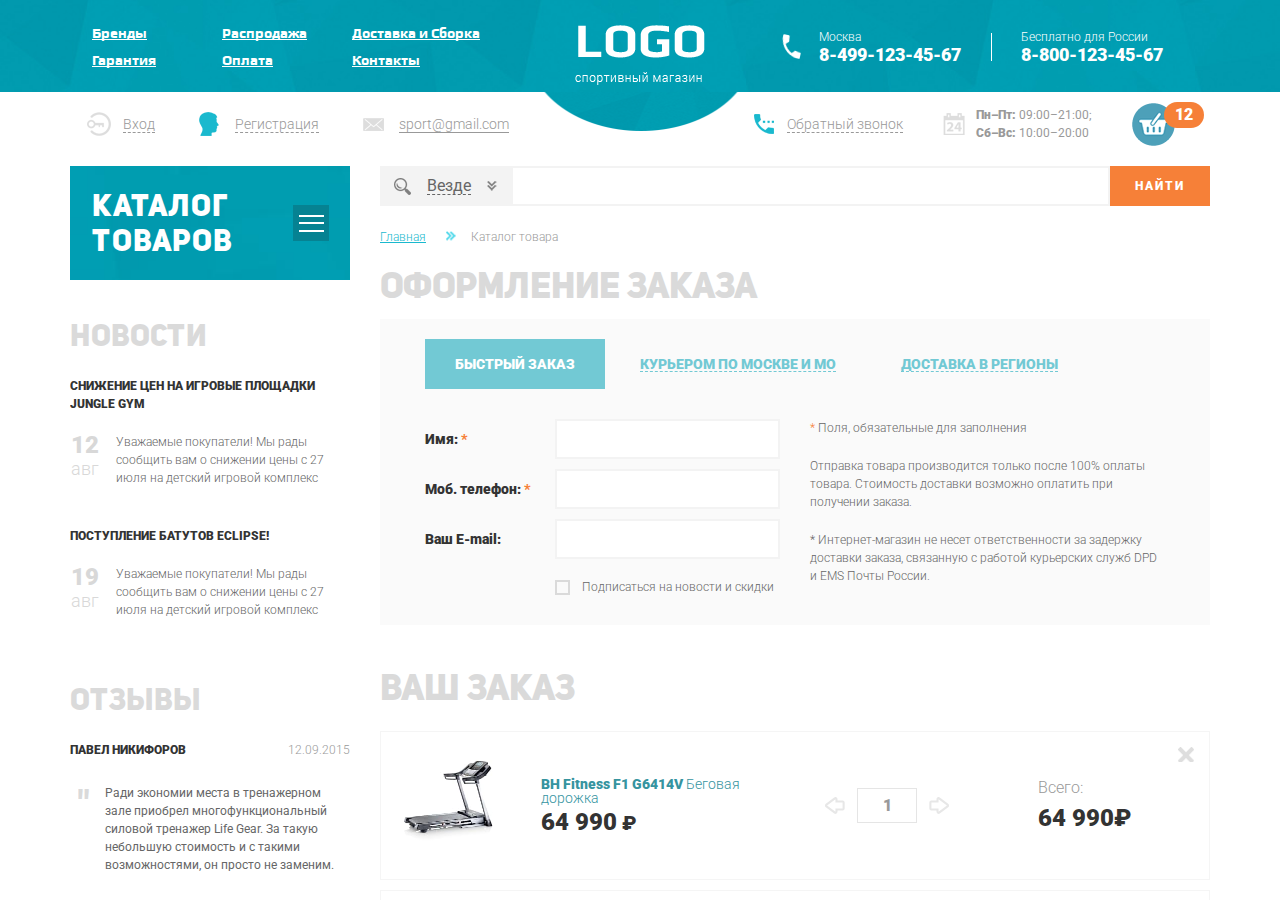
<file: cart.html>
<!DOCTYPE html>
<html lang="en">

<head>
	<title>cartPage</title>
	<meta charset="UTF-8">
	<meta http-equiv="X-UA-Compatible" content="IE=edge">
	<meta name="format-detection" content="telephone=no">
	<link rel="stylesheet" href="css/style.css">
	<meta name="viewport" content="width=device-width, initial-scale=1.0">
</head>

<body>
	<div class="wrapper">
<header class="header">
	<div class="header-top top-header">
		<div class="container">
			<div class="top-header__column">
				<div class="top-header__menu menu">
					<div class="menu__icon">
						<span></span>
						<span></span>
						<span></span>
					</div>
					<nav class="menu__body">
						<ul class="menu__list">
							<li><a href="" class="menu__link"><span>Бренды</span></a></li>
							<li><a href="" class="menu__link"><span>Распродажа</span></a></li>
							<li><a href="" class="menu__link"><span>Доставка и Сборка</span></a></li>
							<li><a href="" class="menu__link"><span>Гарантия</span></a></li>
							<li><a href="" class="menu__link"><span>Оплата</span></a></li>
							<li><a href="" class="menu__link"><span>Контакты</span></a></li>
						</ul>
					</nav>
				</div>
			</div>
			<div class="top-header__column">
				<a href="" class="top-header__logo"><img src="img/logo.png"></a>
			</div>
			<div class=" top-header__column">
				<div class="top-header__contacts contacts-top-header">
					<div class="contacts-top-header__column">
						<div class="contacts-top-header__item contacts-top-header__item_icon">
							<div class="contacts-top-header__citi">Москва</div>
							<a href="tel:84991234567"
								class="contacts-top-header__phone contacts-top-header__phone_call">8-499-123-45-67</a>
						</div>
					</div>
					<div class="contacts-top-header__column contacts-top-header__item_bd">
						<div class="contacts-top-header__item">
							<div class="contacts-top-header__citi">Бесплатно для России</div>
							<a href="tel:88001234567" class="contacts-top-header__phone">8-800-123-45-67</a>
						</div>
					</div>
				</div>
			</div>
		</div>
		<div class="header__background ibg"><img src="img/bg_header1.jpg" alt=""></div>
		<div class="header__picture"><img src="img/bg_header2.png" alt=""></div>
	</div>
	<div class="header-bottom bottom-header">
		<div class="container">
			<div class="bottom-header__column bottom-header__column_l">
				<ul class="bottom-header__actions actions-bottom-header">
					<li data-move="menu__list,10,479.98"><a href=""
							class="actions-bottom-header__enter"><span>Вход</span></a></li>
					<li data-move="menu__list,11,479.98"><a href=""
							class="actions-bottom-header__login"><span>Регистрация</span></a></li>
					<li data-move="menu__list,8,510"><a href="mailto:sport@gmail.com"
							class="actions-bottom-header__mail"><span>sport@gmail.com</span></a>
					</li>
				</ul>
			</div>
			<div class="bottom-header__column bottom-header__column_r">
				<div class="bottom-header__info info-bottom-header">
					<div class="info-bottom-header__column">
						<div data-move="menu__list,7,479.98" class="info-bottom-header__callback"><span>Обратный звонок</span>
						</div>
					</div>
					<div class="info-bottom-header__column">
						<div data-move="menu__list,9,767.98" class="info-bottom-header__shedule">
							<p>
								<span>Пн–Пт:</span> 09:00–21:00;
							</p>
							<p><span>Сб–Вс:</span> 10:00–20:00 </p>
						</div>
					</div>
					<div data-move="contacts-top-header__item,2,479.98" class="info-bottom-header__column">
						<a href="" class="info-bottom-header__cart"><span>12</span></a>
					</div>
				</div>
			</div>
		</div>
	</div>
</header>		<main class="page">
			<div class="container">
				<div class="page__body">
					<aside class="page__side">
						<nav class="page__menu menu-page">
							<div class="menu-page__header">
								<div class="menu-page__title">Каталог товаров</div>
								<div class="menu-page__burger">
									<span></span>
									<span></span>
									<span></span>
								</div>
							</div>
							<div class="menu-page__body">
								<ul class="menu-page__list">
									<li class="menu-page__parent"><a href="" class="menu-page__link">Беговые
											дорожки</a>
										<div class="menu-page__submenu submenu-menu-page">
											<div class="submenu-menu-page__item">
												<ul class="submenu-menu-page__menu">
													<li><a href="" class="submenu-menu-page__link">Всепогодный</a></li>
													<li><a href="" class="submenu-menu-page__link">Для помещений</a></li>
													<li><a href="" class="submenu-menu-page__link">Профессиональный</a></li>
													<li><a href="" class="submenu-menu-page__link">Любительский</a></li>
												</ul>
												<div class="submenu-menu-page__product item-product">
													<div class="item-product__body">
														<div class="item-product__labels">
															<div class="item-product__label">Товар дня</div>
														</div>
														<a href="" class="item-product__image ibg"><img src="img/products/01.jpg"
																alt=""></a>
														<a href="" class="item-product__text">Домашний теннисный стол Donic Indoor
															Roller 800
															Green</a>
														<div class="item-product__footer">
															<!--<div class="item-product__oldprice rub">64 990</div>-->
															<div class="item-product__bottom">
																<a href="" class="item-product__add"></a>
																<div class="item-product__price rub">64 990</div>
															</div>
														</div>
													</div>
												</div>
											</div>
										</div>
									</li>
									<li class="menu-page__parent"><a href="" class="menu-page__link">Эллиптические
											тренажеры</a>
										<div class="menu-page__submenu submenu-menu-page">
											<div class="submenu-menu-page__item">
												<ul class="submenu-menu-page__menu">
													<li><a href="" class="submenu-menu-page__link">Всепогодный</a></li>
													<li><a href="" class="submenu-menu-page__link">Для помещений</a></li>
													<li><a href="" class="submenu-menu-page__link">Профессиональный</a></li>
													<li><a href="" class="submenu-menu-page__link">Любительский</a></li>
												</ul>
												<div class="submenu-menu-page__product item-product">
													<div class="item-product__body">
														<div class="item-product__labels">
														</div>
														<a href="" class="item-product__image ibg"><img src="img/products/01.jpg"
																alt=""></a>
														<a href="" class="item-product__text">Домашний теннисный стол Donic Indoor
															Roller 800
															Green</a>
														<div class="item-product__footer">
															<!--<div class="item-product__oldprice rub">64 990</div>-->
															<div class="item-product__bottom">
																<a href="" class="item-product__add"></a>
																<div class="item-product__price rub">64 990</div>
															</div>
														</div>
													</div>
												</div>
											</div>
										</div>
									</li>
									<li><a href="" class="menu-page__link">Велотренажеры</a></li>
									<li><a href="" class="menu-page__link">Гребные тренажеры</a></li>
									<li><a href="" class="menu-page__link">Вибромассажеры</a></li>
									<li class="menu-page__parent"><a href="" class="menu-page__link">Теннисные
											столы</a>
										<div class="menu-page__submenu submenu-menu-page">
											<div class="submenu-menu-page__item">
												<ul class="submenu-menu-page__menu">
													<li><a href="" class="submenu-menu-page__link">Всепогодный</a></li>
													<li><a href="" class="submenu-menu-page__link">Для помещений</a></li>
													<li><a href="" class="submenu-menu-page__link">Профессиональный</a></li>
													<li><a href="" class="submenu-menu-page__link">Любительский</a></li>
												</ul>
												<div class="submenu-menu-page__product item-product">
													<div class="item-product__body">
														<div class="item-product__labels">
															<div class="item-product__label">Товар дня</div>
														</div>
														<a href="" class="item-product__image ibg"><img src="img/products/01.jpg"
																alt=""></a>
														<a href="" class="item-product__text">Домашний теннисный стол Donic Indoor
															Roller 800
															Green</a>
														<div class="item-product__footer">
															<!--<div class="item-product__oldprice rub">64 990</div>-->
															<div class="item-product__bottom">
																<a href="" class="item-product__add"></a>
																<div class="item-product__price rub">64 990</div>
															</div>
														</div>
													</div>
												</div>
											</div>
										</div>
									</li>
									<li><a href="" class="menu-page__link">Баскетбол</a></li>
									<li class="menu-page__parent"><a href="" class="menu-page__link">Массажные
											кресла</a>
										<div class="menu-page__submenu submenu-menu-page">
											<div class="submenu-menu-page__item">
												<ul class="submenu-menu-page__menu">
													<li><a href="" class="submenu-menu-page__link">Всепогодный</a></li>
													<li><a href="" class="submenu-menu-page__link">Для помещений</a></li>
													<li><a href="" class="submenu-menu-page__link">Профессиональный</a></li>
													<li><a href="" class="submenu-menu-page__link">Любительский</a></li>
												</ul>
												<div class="submenu-menu-page__product item-product">
													<div class="item-product__body">
														<div class="item-product__labels">
														</div>
														<a href="" class="item-product__image ibg"><img src="img/products/01.jpg"
																alt=""></a>
														<a href="" class="item-product__text">Домашний теннисный стол Donic Indoor
															Roller 800
															Green</a>
														<div class="item-product__footer">
															<!--<div class="item-product__oldprice rub">64 990</div>-->
															<div class="item-product__bottom">
																<a href="" class="item-product__add"></a>
																<div class="item-product__price rub">64 990</div>
															</div>
														</div>
													</div>
												</div>
											</div>
										</div>
									</li>
									<li class="menu-page__parent"><a href="" class="menu-page__link">Массажные
											столы</a>
										<div class="menu-page__submenu submenu-menu-page">
											<div class="submenu-menu-page__item">
												<ul class="submenu-menu-page__menu">
													<li><a href="" class="submenu-menu-page__link">Всепогодный</a></li>
													<li><a href="" class="submenu-menu-page__link">Для помещений</a></li>
													<li><a href="" class="submenu-menu-page__link">Профессиональный</a></li>
													<li><a href="" class="submenu-menu-page__link">Любительский</a></li>
												</ul>
												<div class="submenu-menu-page__product item-product">
													<div class="item-product__body">
														<div class="item-product__labels">
															<div class="item-product__label">Товар дня</div>
														</div>
														<a href="" class="item-product__image ibg"><img src="img/products/01.jpg"
																alt=""></a>
														<a href="" class="item-product__text">Домашний теннисный стол Donic Indoor
															Roller 800
															Green</a>
														<div class="item-product__footer">
															<!--<div class="item-product__oldprice rub">64 990</div>-->
															<div class="item-product__bottom">
																<a href="" class="item-product__add"></a>
																<div class="item-product__price rub">64 990</div>
															</div>
														</div>
													</div>
												</div>
											</div>
										</div>
									</li>
									<li><a href="" class="menu-page__link">Силовые тренажеры</a></li>
									<li><a href="" class="menu-page__link">Батуты</a></li>
									<li><a href="" class="menu-page__link">Детские городки</a></li>
									<li><a href="" class="menu-page__link">Дачная мебель</a></li>
									<li><a href="" class="menu-page__link">Уличные спортивные комплексы</a></li>
									<li><a href="" class="menu-page__link">Аксессуары</a></li>
								</ul>
							</div>
						</nav>
						<div data-move="page__content,4,992.98" class="page-content__newrev">
							<div class="page__news news-page">
								<a href="" class="news-page__title title-news">Новости</a>
								<div class="news-page__items items-news-page">
									<a href="" class="items-news-page__title">Снижение цен на игровые площадки
										Jungle Gym</a>
									<div class="items-news-page__body">
										<div class="items-news-page__data">
											<span>12</span>авг
										</div>
										<div class="items-news-page__text">Уважаемые покупатели!
											Мы рады сообщить вам о снижении
											цены с 27 июля на детский игровой
											комплекс</div>
									</div>
								</div>
								<div class="news-page__items items-news-page">
									<a href="" class="items-news-page__title">Поступление батутов Eclipse!</a>
									<div class="items-news-page__body">
										<div class="items-news-page__data">
											<span>19</span>авг
										</div>
										<div class="items-news-page__text">Уважаемые покупатели!
											Мы рады сообщить вам о снижении
											цены с 27 июля на детский игровой
											комплекс</div>
									</div>
								</div>
							</div>
							<div class="page__reviews reviews-page">
								<a href="" class=" reviews-page__title title-news">Отзывы</a>
								<div class="reviews-page__items items-reviews-page">
									<a href="" class="items-reviews-page__body">
										<span class="items-reviews-page__header">
											<span class="items-reviews-page__name">Павел Никифоров</span>
											<span class="items-reviews-page__data">12.09.2015</span>
										</span>
										<span class="items-reviews-page__text">Ради экономии места в тренажерном
											зале приобрел многофункциональный
											силовой тренажер Life Gear. За такую
											небольшую стоимость и с такими
											возможностями, он просто не
											заменим. </span>
									</a>
								</div>
								<div class="reviews-page__items items-reviews-page">
									<a href="" class="items-reviews-page__body">
										<span class="items-reviews-page__header">
											<span class="items-reviews-page__name">Степан Николаевич</span>
											<span class="items-reviews-page__data">12.09.2015</span>
										</span>
										<span class="items-reviews-page__text">Ради экономии места в тренажерном
											зале приобрел многофункциональный
											силовой тренажер Life Gear. За такую
											небольшую стоимость и с такими
											возможностями, он просто не
											заменим. </span>
									</a>
								</div>
							</div>
						</div>
					</aside>
					<div class="page__content">
						<form action="#" class="page__search search-page">
							<div class="search-page__select">
								<div class="search-page__items">
									<div class="search-page__title"><span>Везде</span><span data-text="Выбрано:"
											class="search-page__quantity"></span></div>
								</div>
								<div class="search-page__categories categories-search-page">
									<div class="categories-search-page__row">
										<div class="categories-search-page__column">
											<ul class="categories-search-page__list">
												<li>
													<label class="categories-search-page__checkbox checkbox">
														<input type="checkbox" data-error="ошибка" name="name" value="1"
															class="checkbox__input">
														<span class="checkbox__text"><span>Беговые дорожки</span></span>
													</label>
												</li>
												<li>
													<label class="categories-search-page__checkbox checkbox">
														<input type="checkbox" data-error="ошибка" name="name" value="1"
															class="checkbox__input">
														<span class="checkbox__text"><span>Эллиптические тренажеры</span></span>
													</label>
												<li>
													<label class="categories-search-page__checkbox checkbox">
														<input type="checkbox" data-error="ошибка" name="name" value="1"
															class="checkbox__input">
														<span class="checkbox__text"><span>Велотренажеры</span></span>
													</label>
												<li>
													<label class="categories-search-page__checkbox checkbox">
														<input type="checkbox" data-error="ошибка" name="name" value="1"
															class="checkbox__input">
														<span class="checkbox__text"><span>Гребные тренажеры</span></span>
													</label>
												<li>
													<label class="categories-search-page__checkbox checkbox">
														<input type="checkbox" data-error="ошибка" name="name" value="1"
															class="checkbox__input">
														<span class="checkbox__text"><span>Вибромассажеры</span></span>
													</label>
											</ul>
										</div>
										<div class="categories-search-page__column">
											<ul class="categories-search-page__list">
												<li>
													<label class="categories-search-page__checkbox checkbox">
														<input type="checkbox" data-error="ошибка" name="name" value="1"
															class="checkbox__input">
														<span class="checkbox__text"><span>Теннисные столы</span></span>
													</label>
												<li>
													<label class="categories-search-page__checkbox checkbox">
														<input type="checkbox" data-error="ошибка" name="name" value="1"
															class="checkbox__input">
														<span class="checkbox__text"><span>Баскетбольные щиты и стойки</span></span>
													</label>
												</li>
												<li>
													<label class="categories-search-page__checkbox checkbox">
														<input type="checkbox" data-error="ошибка" name="name" value="1"
															class="checkbox__input">
														<span class="checkbox__text"><span>Массажные кресла</span></span>
													</label>
												</li>
												<li>
													<label class="categories-search-page__checkbox checkbox">
														<input type="checkbox" data-error="ошибка" name="name" value="1"
															class="checkbox__input">
														<span class="checkbox__text"><span>Массажные столы</span></span>
													</label>
												<li>
													<label class="categories-search-page__checkbox checkbox">
														<input type="checkbox" data-error="ошибка" name="name" value="1"
															class="checkbox__input">
														<span class="checkbox__text"><span>Силовые тренажеры</span></span>
													</label>
												</li>
											</ul>
										</div>
										<div class="categories-search-page__column categories-search-page__column_last">
											<ul class="categories-search-page__list">
												<li>
													<label class="categories-search-page__checkbox checkbox">
														<input type="checkbox" data-error="ошибка" name="name" value="1"
															class="checkbox__input">
														<span class="checkbox__text"><span>Батуты</span></span>
													</label>
												<li>
													<label class="categories-search-page__checkbox checkbox">
														<input type="checkbox" data-error="ошибка" name="name" value="1"
															class="checkbox__input">
														<span class="checkbox__text"><span>Детские городки</span></span>
													</label>
												<li>
													<label class="categories-search-page__checkbox checkbox">
														<input type="checkbox" data-error="ошибка" name="name" value="1"
															class="checkbox__input">
														<span class="checkbox__text"><span>Дачная мебель</span></span>
													</label>
												</li>
												<li>
													<label class="categories-search-page__checkbox checkbox">
														<input type="checkbox" data-error="ошибка" name="name" value="1"
															class="checkbox__input">
														<span class="checkbox__text"><span>Уличные спортивные комплексы</span></span>
													</label>
												</li>
												<li>
													<label class="categories-search-page__checkbox checkbox">
														<input type="checkbox" data-error="ошибка" name="name" value="1"
															class="checkbox__input">
														<span class="checkbox__text"><span>Аксессуары</span></span>
													</label>
												</li>
											</ul>
										</div>
									</div>
								</div>
							</div>
							<div class="search-page__input">
								<input type="text" data-value="" data-error="ошибка" autocomplete="off" name="name"
									class="input">
							</div>
							<button type="submit" class="search-page__btn btn">Найти</button>
						</form>
						<nav class="breadcrumbs">
							<ul class="breadcrumbs_list">
								<li><a href="" class="breadcrumbs__link">Главная</a></li>
								<li><span class="breadcrumbs__item">Каталог товара</span></li>
							</ul>
						</nav>
						<form action="#" class="checkout">
							<div class="checkout__title">Оформление заказа</div>
							<div class="checkout__content content-checkout tabs">
								<nav class="content-checkout__nav">
									<div class="content-checkout__item tabs-item active"><span>Быстрый заказ</span></div>
									<div class="content-checkout__item tabs-item"><span>Курьером по москве и мо</span></div>
									<div class="content-checkout__item tabs-item"><span>Доставка в регионы</span></div>
								</nav>
								<div class="content-checkout__body">
									<div class="content-checkout__block tabs-block active">
										<div class="content-checkout__form form-checkout">
											<div class="form-checkout__column">
												<div class="form-checkout__item">
													<div class="form-checkout__label">Имя: <span>*</span></div>
													<div class="form-checkout__input">
														<input type="text" data-value="" data-error="ошибка" autocomplete="off"
															name="name" class="input _req">
													</div>
												</div>
												<div class="form-checkout__item">
													<div class="form-checkout__label">Моб. телефон: <span>*</span></div>
													<div class="form-checkout__input">
														<input type="text" data-value="" data-error="ошибка" autocomplete="off"
															name="name" class="input _req">
													</div>
												</div>
												<div class="form-checkout__item">
													<div class="form-checkout__label">Ваш E-mail:</div>
													<div class="form-checkout__input">
														<input type="text" data-value="" data-error="ошибка" autocomplete="off"
															name="name" class="input">
													</div>
												</div>
												<div class="form-checkout__item">
													<div class="form-checkout__label form-checkout__label_dn"></div>
													<label class="form-checkout-item__label checkbox">
														<input type="checkbox" name="name" value="2" class="checkbox__input">
														<span class="checkbox__text"><span>Подписаться на новости и
																скидки</span></span>
													</label>
												</div>
											</div>
											<div class="form-checkout__column">
												<div class="form-checkout__text">
													<p><span>*</span> Поля, обязательные для заполнения</p>
													<p>Отправка товара производится только после 100% оплаты
														товара. Стоимость доставки возможно оплатить при
														получении заказа.</p>
													<p>* Интернет-магазин не несет ответственности за задержку
														доставки заказа, связанную с работой курьерских служб DPD
														и EMS Почты России.</p>
												</div>
											</div>
										</div>
									</div>
									<div class="content-checkout__block tabs-block">
									</div>
									<div class="content-checkout__block tabs-block">
										<div class="content-checkout__form form-checkout">
											<div class="form-checkout__column">
												<div class="form-checkout__item">
													<div class="form-checkout__label">Фамилия: <span>*</span></div>
													<div class="form-checkout__input">
														<input type="text" data-value="" data-error="ошибка" autocomplete="off"
															name="name" class="input _req">
													</div>
												</div>
												<div class="form-checkout__item">
													<div class="form-checkout__label">Имя: <span>*</span></div>
													<div class="form-checkout__input">
														<input type="text" data-value="" data-error="ошибка" autocomplete="off"
															name="name" class="input _req">
													</div>
												</div>
												<div class="form-checkout__item">
													<div class="form-checkout__label">Отчество <span>*</span></div>
													<div class="form-checkout__input">
														<input type="text" data-value="" data-error="ошибка" autocomplete="off"
															name="name" class="input _req">
													</div>
												</div>
												<div class="form-checkout__item">
													<div class="form-checkout__label">Моб. телефон <span>*</span></div>
													<div class="form-checkout__input">
														<input type="text" data-value="" data-error="ошибка" autocomplete="off"
															name="name" class="input _req">
													</div>
												</div>
												<div class="form-checkout__item">
													<div class="form-checkout__label">Ваш E-mail:</div>
													<div class="form-checkout__input">
														<input type="text" data-value="" data-error="ошибка" autocomplete="off"
															name="name" class="input">
													</div>
												</div>
												<div class="form-checkout__item">
													<div class="form-checkout__label">Способ оплаты:</div>
													<div class="form-checkout__input">
														<select name="form[]" class="form">
															<option value="1" selected="selected">Через Сбербанк</option>
															<option value="2">Через Альфабанк</option>
															<option value="3">Через WebMony</option>
															<option value="4">Через Сбербанк</option>
														</select>
													</div>
												</div>
												<div class="form-checkout__item">
													<div class="form-checkout__label">Индекс <span>*</span></div>
													<div class="form-checkout__input">
														<input type="text" data-value="" data-error="ошибка" autocomplete="off"
															name="name" class="input _req">
													</div>
												</div>
												<div class="form-checkout__item">
													<div class="form-checkout__label">Город<span>*</span></div>
													<div class="form-checkout__input">
														<input type="text" data-value="" data-error="ошибка" autocomplete="off"
															name="name" class="input _req">
													</div>
												</div>
												<div class="form-checkout__item">
													<div class="form-checkout__label">Адрес доставки<span>*</span></div>
													<div class="form-checkout__input">
														<input type="text" data-value="" data-error="ошибка" autocomplete="off"
															name="name" class="input _req">
													</div>
												</div>
												<div class="form-checkout__item">
													<div class="form-checkout__label">Комментарий</div>
													<div class="form-checkout__input">
														<textarea type="text" autocomplete="off" class="input textarea"></textarea>
													</div>
												</div>
												<div class="form-checkout__item">
													<div class="form-checkout__label form-checkout__label_dn"></div>
													<label class="form-checkout-item__label checkbox">
														<input type="checkbox" data-error="ошибка" name="name" value="2"
															class="checkbox__input">
														<span class="checkbox__text"><span>Подписаться на новости и
																скидки</span></span>
													</label>
												</div>
											</div>
											<div class="form-checkout__column">
												<div class="form-checkout__text">
													<p><span>*</span> Поля, обязательные для заполнения</p>
													<p>Отправка товара производится только после 100% оплаты
														товара. Стоимость доставки возможно оплатить при
														получении заказа.</p>
													<p>Доставка в регионы осуществляется EMS Почтой России
														(в течение 5-14 дней) и курьерской службой DPD (в течение
														3-5 дней) с момента передачи заказа в службу доставки.
														Стоимость зависит от веса заказа и расстояния. В некоторые
														регионы доставка возможна только посредством EMS Почты
														России, способ доставки уточняйте у оператора при
														оформлении заказа*.</p>
													<p>* Интернет-магазин не несет ответственности за задержку
														доставки заказа, связанную с работой курьерских служб DPD
														и EMS Почты России.</p>
												</div>
											</div>
										</div>
									</div>
								</div>
							</div>
							<div class="checkout__order order-checkout">
								<div class="order-checkout__title">Ваш заказ</div>
								<div class="order-checkout__items">
									<div class="order-checkout__item item-order">
										<div class="item-order__body">
											<a href="" class="item-order__image"><img src="img/products/02.jpg" alt=""></a>
											<div class="item-order__content">
												<a href="" class="item-order__title">BH Fitness F1 G6414V <span>Беговая
														дорожка</span>
												</a>
												<div class="item-order__price rub">64 990</div>
											</div>
										</div>
										<div class="item-order__quantity quantity">
											<div class="quantity__button quantity__button_minus"></div>
											<div class="quantity__input">
												<input type="text" name="name" autocomplete="off" value="1">
											</div>
											<div class="quantity__button quantity__button_plus"></div>
										</div>
										<div class="item-order__footer">
											<div class="item-order__text">Всего:</div>
											<div class="item-order__value rub">64 990</div>
										</div>
										<a href="" class="order-checkout__delet"></a>
									</div>
									<div class="order-checkout__item item-order">
										<div class="item-order__body">
											<a href="" class="item-order__image"><img src="img/products/02.jpg" alt=""></a>
											<div class="item-order__content">
												<a href="" class="item-order__title">BH Fitness F1 G6414V <span>Беговая
														дорожка</span>
												</a>
												<div class="item-order__price rub">64 990</div>
											</div>
										</div>
										<div class="item-order__quantity quantity">
											<div class="quantity__button quantity__button_minus"></div>
											<div class="quantity__input">
												<input type="text" name="name" autocomplete="off" value="1">
											</div>
											<div class="quantity__button quantity__button_plus"></div>
										</div>
										<div class="item-order__footer">
											<div class="item-order__text">Всего:</div>
											<div class="item-order__value rub">64 990</div>
										</div>
										<a href="" class="order-checkout__delet"></a>
									</div>
									<div class="order-checkout__footer">
										<div class="order-checkout__total">Итого: <span class="rub">120 000</span></div>
										<button type="submit" class="order-checkout__button"><span>Оформить заказ</span></button>
									</div>
								</div>
							</div>
						</form>
					</div>
				</div>
			</div>
			<section class="info info-menu">
				<div class="container">
					<div class="info-menu__row">
						<div class="info-menu__line">
							<div class="info-menu__label">Информация:</div>
							<ul class="info-menu__list">
								<li><a href="" class="info-menu__link">Бренды</a></li>
								<li><a href="" class="info-menu__link">Доставка</a></li>
								<li><a href="" class="info-menu__link">Распродажа</a></li>
								<li><a href="" class="info-menu__link">Контакты</a></li>
								<li><a href="" class="info-menu__link">Отзывы</a></li>
							</ul>
						</div>
						<div class="info-menu__line">
							<div class="info-menu__label">Помощь:</div>
							<ul class="info-menu__list">
								<li><a href="" class="info-menu__link">Как заказать</a></li>
								<li><a href="" class="info-menu__link">Доставка</a></li>
								<li><a href="" class="info-menu__link">Оплата</a></li>
								<li><a href="" class="info-menu__link">Гарантия и сборка</a></li>
								<li><a href="" class="info-menu__link">Возврат</a></li>
							</ul>
						</div>
					</div>
				</div>
			</section>
<footer class="footer">
	<div class="container">
		<div class="footer__body">
			<div class="footer__top top-footer">
				<div class="top-footer__column top-footer__column_v">
					<div class="top-footer__body body-top-footer">
						<div class="body-top-footer__column">
							<a href="" class="body-top-footer__img"><img src="img/logo-footer.jpg" alt=""></a>
							<div class="body-top-footer__tel">
								<p><a href="84991234567" class="body-top-footer__phone">8-499-123-45-67</a></p>
								<p><a href="88001234567" class="body-top-footer__phone">8-800-123-45-67</a></p>
							</div>
						</div>
						<div class="body-top-footer__column">
							<div class="body-top-footer__delivery">
								<div class="body-top-footer__title">Доставка транспортными компаниями:</div>
								<div class="body-top-footer__items">
									<div class="body-top-footer__items_r1">
										<div class="body-top-footer__item"><img src="img/delivery/01.jpg" alt=""></div>
										<div class="body-top-footer__item"><img src="img/delivery/02.jpg" alt=""></div>
										<div class="body-top-footer__item"><img src="img/delivery/03.jpg" alt=""></div>
									</div>
									<div class="body-top-footer__items_r2">
										<div class="body-top-footer__item"><img src="img/delivery/04.jpg" alt=""></div>
										<div class="body-top-footer__item"><img src="img/delivery/05.jpg" alt=""></div>
										<div class="body-top-footer__item"><img src="img/delivery/06.jpg" alt=""></div>
									</div>
								</div>
							</div>
						</div>
					</div>
					<div class="top-footer__bottom"><img src="img/icons/payment.png" alt=""></div>
				</div>
				<div class="top-footer__column">
					<div class="top-footer__vk"><img src="img/vk.png" alt=""></div>
					<div class="top-footer__vk"><img src="img/vk.png" alt=""></div>
				</div>
			</div>
			<div class="footer__bottom bottom-footer">
				<div class="bottom-footer__copy">©2015 Все права защищены.</div>
				<div class="bottom-footer__social">
					<ul class="bottom-footer__list">
						<li><a href="" class="bottom-footer__link"><img src="img/icons/social/01.png" alt=""></a></li>
						<li><a href="" class="bottom-footer__link"><img src="img/icons/social/02.png" alt=""></a></li>
						<li><a href="" class="bottom-footer__link"><img src="img/icons/social/03.png" alt=""></a></li>
						<li><a href="" class="bottom-footer__link"><img src="img/icons/social/04.png" alt=""></a></li>
					</ul>
				</div>
			</div>
		</div>
	</div>
	</div>
</footer>		</main>
	</div>
	<script src="https://code.jquery.com/jquery-3.4.1.min.js"></script>
<script src="js/da.js"></script>
<script src="js/jquery.slick.min.js"></script>
<script src="js/nouislider.js"></script>
<script src="js/forms.js"></script>
<!--<script src="/js/zoom.js"></script>-->
<!--<script src="/js/Responsive.js"></script>-->
<script src="js/ibg.js"></script>
<script src="js/burgerb.js"></script>
<script src="js/nouislider.rollup.js"></script>
<script src="js/tabs.js"></script>
<!--<script src="/js/wagerfield.js"></script>-->
<!--<script src="/js/parralax.js"></script>-->
<script src="js/spollers.js"></script>
<!--<script defer src="/js/map.js"></script>-->
<script src="js/sliders.js"></script>
<script src="js/quantity.js"></script>
<!--<script src="/js/da.js"></script>-->
<!--<script src="/js/popups.js"></script>-->
</body>

</html>
</file>
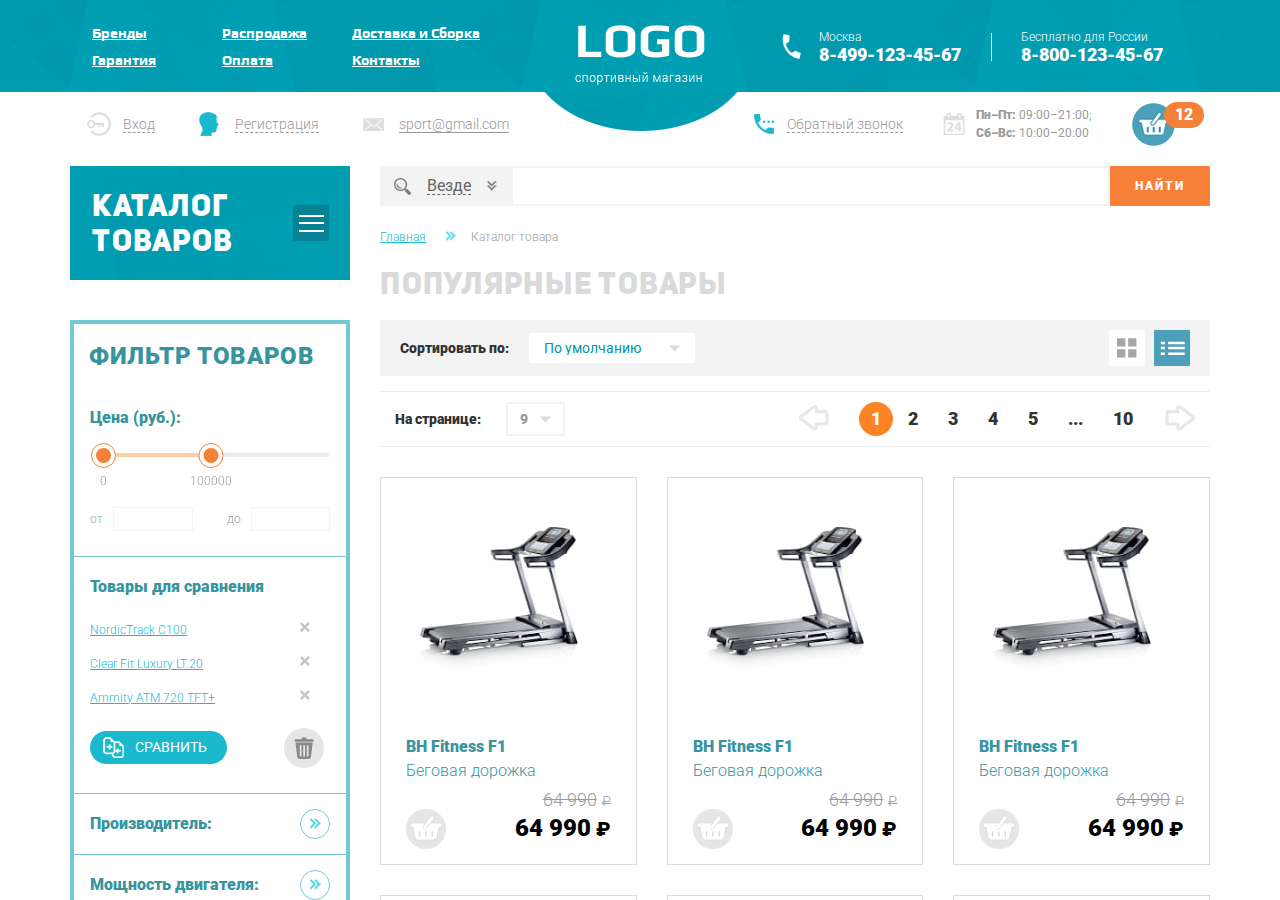
<file: Catalog.html>
<!DOCTYPE html>
<html lang="en">

<head>
	<title>CatalogPage</title>
	<meta charset="UTF-8">
	<meta http-equiv="X-UA-Compatible" content="IE=edge">
	<meta name="format-detection" content="telephone=no">
	<link rel="stylesheet" href="css/style.css">
	<meta name="viewport" content="width=device-width, initial-scale=1.0">
</head>

<body>
	<div class="wrapper">
<header class="header">
	<div class="header-top top-header">
		<div class="container">
			<div class="top-header__column">
				<div class="top-header__menu menu">
					<div class="menu__icon">
						<span></span>
						<span></span>
						<span></span>
					</div>
					<nav class="menu__body">
						<ul class="menu__list">
							<li><a href="" class="menu__link"><span>Бренды</span></a></li>
							<li><a href="" class="menu__link"><span>Распродажа</span></a></li>
							<li><a href="" class="menu__link"><span>Доставка и Сборка</span></a></li>
							<li><a href="" class="menu__link"><span>Гарантия</span></a></li>
							<li><a href="" class="menu__link"><span>Оплата</span></a></li>
							<li><a href="" class="menu__link"><span>Контакты</span></a></li>
						</ul>
					</nav>
				</div>
			</div>
			<div class="top-header__column">
				<a href="" class="top-header__logo"><img src="img/logo.png"></a>
			</div>
			<div class=" top-header__column">
				<div class="top-header__contacts contacts-top-header">
					<div class="contacts-top-header__column">
						<div class="contacts-top-header__item contacts-top-header__item_icon">
							<div class="contacts-top-header__citi">Москва</div>
							<a href="tel:84991234567"
								class="contacts-top-header__phone contacts-top-header__phone_call">8-499-123-45-67</a>
						</div>
					</div>
					<div class="contacts-top-header__column contacts-top-header__item_bd">
						<div class="contacts-top-header__item">
							<div class="contacts-top-header__citi">Бесплатно для России</div>
							<a href="tel:88001234567" class="contacts-top-header__phone">8-800-123-45-67</a>
						</div>
					</div>
				</div>
			</div>
		</div>
		<div class="header__background ibg"><img src="img/bg_header1.jpg" alt=""></div>
		<div class="header__picture"><img src="img/bg_header2.png" alt=""></div>
	</div>
	<div class="header-bottom bottom-header">
		<div class="container">
			<div class="bottom-header__column bottom-header__column_l">
				<ul class="bottom-header__actions actions-bottom-header">
					<li data-move="menu__list,10,479.98"><a href=""
							class="actions-bottom-header__enter"><span>Вход</span></a></li>
					<li data-move="menu__list,11,479.98"><a href=""
							class="actions-bottom-header__login"><span>Регистрация</span></a></li>
					<li data-move="menu__list,8,510"><a href="mailto:sport@gmail.com"
							class="actions-bottom-header__mail"><span>sport@gmail.com</span></a>
					</li>
				</ul>
			</div>
			<div class="bottom-header__column bottom-header__column_r">
				<div class="bottom-header__info info-bottom-header">
					<div class="info-bottom-header__column">
						<div data-move="menu__list,7,479.98" class="info-bottom-header__callback"><span>Обратный звонок</span>
						</div>
					</div>
					<div class="info-bottom-header__column">
						<div data-move="menu__list,9,767.98" class="info-bottom-header__shedule">
							<p>
								<span>Пн–Пт:</span> 09:00–21:00;
							</p>
							<p><span>Сб–Вс:</span> 10:00–20:00 </p>
						</div>
					</div>
					<div data-move="contacts-top-header__item,2,479.98" class="info-bottom-header__column">
						<a href="" class="info-bottom-header__cart"><span>12</span></a>
					</div>
				</div>
			</div>
		</div>
	</div>
</header>		<main class="page">
			<div class="container">
				<div class="page__body">
					<aside class="page__side">
						<nav class="page__menu menu-page">
							<div class="menu-page__header">
								<div class="menu-page__title">Каталог товаров</div>
								<div class="menu-page__burger">
									<span></span>
									<span></span>
									<span></span>
								</div>
							</div>
							<div class="menu-page__body">
								<ul class="menu-page__list">
									<li class="menu-page__parent"><a href="" class="menu-page__link">Беговые
											дорожки</a>
										<div class="menu-page__submenu submenu-menu-page">
											<div class="submenu-menu-page__item">
												<ul class="submenu-menu-page__menu">
													<li><a href="" class="submenu-menu-page__link">Всепогодный</a></li>
													<li><a href="" class="submenu-menu-page__link">Для помещений</a></li>
													<li><a href="" class="submenu-menu-page__link">Профессиональный</a></li>
													<li><a href="" class="submenu-menu-page__link">Любительский</a></li>
												</ul>
												<div class="submenu-menu-page__product item-product">
													<div class="item-product__body">
														<div class="item-product__labels">
															<div class="item-product__label">Товар дня</div>
														</div>
														<a href="" class="item-product__image ibg"><img src="img/products/01.jpg"
																alt=""></a>
														<a href="" class="item-product__text">Домашний теннисный стол Donic Indoor
															Roller 800
															Green</a>
														<div class="item-product__footer">
															<!--<div class="item-product__oldprice rub">64 990</div>-->
															<div class="item-product__bottom">
																<a href="" class="item-product__add"></a>
																<div class="item-product__price rub">64 990</div>
															</div>
														</div>
													</div>
												</div>
											</div>
										</div>
									</li>
									<li class="menu-page__parent"><a href="" class="menu-page__link">Эллиптические
											тренажеры</a>
										<div class="menu-page__submenu submenu-menu-page">
											<div class="submenu-menu-page__item">
												<ul class="submenu-menu-page__menu">
													<li><a href="" class="submenu-menu-page__link">Всепогодный</a></li>
													<li><a href="" class="submenu-menu-page__link">Для помещений</a></li>
													<li><a href="" class="submenu-menu-page__link">Профессиональный</a></li>
													<li><a href="" class="submenu-menu-page__link">Любительский</a></li>
												</ul>
												<div class="submenu-menu-page__product item-product">
													<div class="item-product__body">
														<div class="item-product__labels">
														</div>
														<a href="" class="item-product__image ibg"><img src="img/products/01.jpg"
																alt=""></a>
														<a href="" class="item-product__text">Домашний теннисный стол Donic Indoor
															Roller 800
															Green</a>
														<div class="item-product__footer">
															<!--<div class="item-product__oldprice rub">64 990</div>-->
															<div class="item-product__bottom">
																<a href="" class="item-product__add"></a>
																<div class="item-product__price rub">64 990</div>
															</div>
														</div>
													</div>
												</div>
											</div>
										</div>
									</li>
									<li><a href="" class="menu-page__link">Велотренажеры</a></li>
									<li><a href="" class="menu-page__link">Гребные тренажеры</a></li>
									<li><a href="" class="menu-page__link">Вибромассажеры</a></li>
									<li class="menu-page__parent"><a href="" class="menu-page__link">Теннисные
											столы</a>
										<div class="menu-page__submenu submenu-menu-page">
											<div class="submenu-menu-page__item">
												<ul class="submenu-menu-page__menu">
													<li><a href="" class="submenu-menu-page__link">Всепогодный</a></li>
													<li><a href="" class="submenu-menu-page__link">Для помещений</a></li>
													<li><a href="" class="submenu-menu-page__link">Профессиональный</a></li>
													<li><a href="" class="submenu-menu-page__link">Любительский</a></li>
												</ul>
												<div class="submenu-menu-page__product item-product">
													<div class="item-product__body">
														<div class="item-product__labels">
															<div class="item-product__label">Товар дня</div>
														</div>
														<a href="" class="item-product__image ibg"><img src="img/products/01.jpg"
																alt=""></a>
														<a href="" class="item-product__text">Домашний теннисный стол Donic Indoor
															Roller 800
															Green</a>
														<div class="item-product__footer">
															<!--<div class="item-product__oldprice rub">64 990</div>-->
															<div class="item-product__bottom">
																<a href="" class="item-product__add"></a>
																<div class="item-product__price rub">64 990</div>
															</div>
														</div>
													</div>
												</div>
											</div>
										</div>
									</li>
									<li><a href="" class="menu-page__link">Баскетбол</a></li>
									<li class="menu-page__parent"><a href="" class="menu-page__link">Массажные
											кресла</a>
										<div class="menu-page__submenu submenu-menu-page">
											<div class="submenu-menu-page__item">
												<ul class="submenu-menu-page__menu">
													<li><a href="" class="submenu-menu-page__link">Всепогодный</a></li>
													<li><a href="" class="submenu-menu-page__link">Для помещений</a></li>
													<li><a href="" class="submenu-menu-page__link">Профессиональный</a></li>
													<li><a href="" class="submenu-menu-page__link">Любительский</a></li>
												</ul>
												<div class="submenu-menu-page__product item-product">
													<div class="item-product__body">
														<div class="item-product__labels">
														</div>
														<a href="" class="item-product__image ibg"><img src="img/products/01.jpg"
																alt=""></a>
														<a href="" class="item-product__text">Домашний теннисный стол Donic Indoor
															Roller 800
															Green</a>
														<div class="item-product__footer">
															<!--<div class="item-product__oldprice rub">64 990</div>-->
															<div class="item-product__bottom">
																<a href="" class="item-product__add"></a>
																<div class="item-product__price rub">64 990</div>
															</div>
														</div>
													</div>
												</div>
											</div>
										</div>
									</li>
									<li class="menu-page__parent"><a href="" class="menu-page__link">Массажные
											столы</a>
										<div class="menu-page__submenu submenu-menu-page">
											<div class="submenu-menu-page__item">
												<ul class="submenu-menu-page__menu">
													<li><a href="" class="submenu-menu-page__link">Всепогодный</a></li>
													<li><a href="" class="submenu-menu-page__link">Для помещений</a></li>
													<li><a href="" class="submenu-menu-page__link">Профессиональный</a></li>
													<li><a href="" class="submenu-menu-page__link">Любительский</a></li>
												</ul>
												<div class="submenu-menu-page__product item-product">
													<div class="item-product__body">
														<div class="item-product__labels">
															<div class="item-product__label">Товар дня</div>
														</div>
														<a href="" class="item-product__image ibg"><img src="img/products/01.jpg"
																alt=""></a>
														<a href="" class="item-product__text">Домашний теннисный стол Donic Indoor
															Roller 800
															Green</a>
														<div class="item-product__footer">
															<!--<div class="item-product__oldprice rub">64 990</div>-->
															<div class="item-product__bottom">
																<a href="" class="item-product__add"></a>
																<div class="item-product__price rub">64 990</div>
															</div>
														</div>
													</div>
												</div>
											</div>
										</div>
									</li>
									<li><a href="" class="menu-page__link">Силовые тренажеры</a></li>
									<li><a href="" class="menu-page__link">Батуты</a></li>
									<li><a href="" class="menu-page__link">Детские городки</a></li>
									<li><a href="" class="menu-page__link">Дачная мебель</a></li>
									<li><a href="" class="menu-page__link">Уличные спортивные комплексы</a></li>
									<li><a href="" class="menu-page__link">Аксессуары</a></li>
								</ul>
							</div>
						</nav>
						<form action="#" class="filter">
							<div class="filter__title">Фильтр товаров</div>
							<div class="filter__body spollers">
								<div class="filter__section section-filter">
									<div class="section-filter__title">Цена (руб.):</div>
									<div class="section-filter__body">
										<div class="price-filter">
											<div class="price-filter__slider"></div>
											<div class="price-filter__values values-price-filter">
												<div class="values-price-filter__column">
													<div class="values-price-filter__label">от</div>
													<div class="values-price-filter__input">
														<input id="price-start" type="text" name="name" class="input">
													</div>
												</div>
												<div class="values-price-filter__column">
													<div class="values-price-filter__label">до</div>
													<div class="values-price-filter__input">
														<input id="price-finish" type="text" name="name" class="input">
													</div>
												</div>
											</div>
										</div>
									</div>
								</div>
								<div class="filter__section section-filter">
									<div class="section-filter__title">Товары для сравнения</div>
									<div class="section-filter__body">
										<div class="compare-filter">
											<div class="compare-filter__items">
												<div class="compare-filter__item">
													<a href="" class="compare-filter__link">NordicTrack C100</a>
													<a href="" class="compare-filter__remove"></a>
												</div>
												<div class="compare-filter__item">
													<a href="" class="compare-filter__link">Clear Fit Luxury LT.20</a>
													<a href="" class="compare-filter__remove"></a>
												</div>
												<div class="compare-filter__item">
													<a href="" class="compare-filter__link">Ammity ATM 720 TFT+</a>
													<a href="" class="compare-filter__remove"></a>
												</div>
											</div>
											<div class="compare-filter__footer">
												<a href="" class="compare-filter__batton"><span>Сравнить</span></a>
												<a href="" class="compare-filter__claen"></a>
											</div>
										</div>
									</div>
								</div>
								<div class="filter__section section-filter">
									<div class="section-filter__title spoller">Производитель:</div>
									<div class="section-filter__body">
										<label class="section-filter__checkbox checkbox">
											<input type="checkbox" data-error="ошибка" name="name" value="1"
												class="checkbox__input">
											<span class="checkbox__text"><span>Сlear-fit</span></span>
										</label>
										<label class="section-filter__checkbox checkbox">
											<input type="checkbox" data-error="ошибка" name="name" value="1"
												class="checkbox__input">
											<span class="checkbox__text"><span>Diadora</span></span>
										</label>
										<label class="section-filter__checkbox checkbox">
											<input type="checkbox" data-error="ошибка" name="name" value="1"
												class="checkbox__input">
											<span class="checkbox__text"><span>Hasttings</span></span>
										</label>
										<label class="section-filter__checkbox checkbox">
											<input type="checkbox" data-error="ошибка" name="name" value="1"
												class="checkbox__input">
											<span class="checkbox__text"><span>Carbon-fitness</span></span>
										</label>
										<label class="section-filter__checkbox checkbox">
											<input type="checkbox" data-error="ошибка" name="name" value="1"
												class="checkbox__input">
											<span class="checkbox__text"><span>Nordic Track</span></span>
										</label>
									</div>
								</div>
								<div class="filter__section section-filter">
									<div class="section-filter__title spoller">Мощность двигателя:</div>
									<div class="section-filter__body">
										<label class="section-filter__checkbox checkbox">
											<input type="checkbox" data-error="ошибка" name="name" value="1"
												class="checkbox__input">
											<span class="checkbox__text"><span>12</span></span>
										</label>
										<label class="section-filter__checkbox checkbox">
											<input type="checkbox" data-error="ошибка" name="name" value="1"
												class="checkbox__input">
											<span class="checkbox__text"><span>14</span></span>
										</label>
										<label class="section-filter__checkbox checkbox">
											<input type="checkbox" data-error="ошибка" name="name" value="1"
												class="checkbox__input">
											<span class="checkbox__text"><span>16</span></span>
										</label>
										<label class="section-filter__checkbox checkbox">
											<input type="checkbox" data-error="ошибка" name="name" value="1"
												class="checkbox__input">
											<span class="checkbox__text"><span>18</span></span>
										</label>
										<label class="section-filter__checkbox checkbox">
											<input type="checkbox" data-error="ошибка" name="name" value="1"
												class="checkbox__input">
											<span class="checkbox__text"><span>20</span></span>
										</label>
									</div>
								</div>
								<div class="filter__section section-filter">
									<div class="section-filter__title spoller">Размер бегового полотна:</div>
									<div class="section-filter__body">
										<label class="section-filter__checkbox checkbox">
											<input type="checkbox" data-error="ошибка" name="name" value="1"
												class="checkbox__input">
											<span class="checkbox__text"><span>12</span></span>
										</label>
										<label class="section-filter__checkbox checkbox">
											<input type="checkbox" data-error="ошибка" name="name" value="1"
												class="checkbox__input">
											<span class="checkbox__text"><span>14</span></span>
										</label>
										<label class="section-filter__checkbox checkbox">
											<input type="checkbox" data-error="ошибка" name="name" value="1"
												class="checkbox__input">
											<span class="checkbox__text"><span>16</span></span>
										</label>
										<label class="section-filter__checkbox checkbox">
											<input type="checkbox" data-error="ошибка" name="name" value="1"
												class="checkbox__input">
											<span class="checkbox__text"><span>18</span></span>
										</label>
										<label class="section-filter__checkbox checkbox">
											<input type="checkbox" data-error="ошибка" name="name" value="1"
												class="checkbox__input">
											<span class="checkbox__text"><span>20</span></span>
										</label>
									</div>
								</div>
								<div class="filter__section section-filter">
									<div class="section-filter__title spoller">Вес пользователя (макс.):</div>
									<div class="section-filter__body">
										<label class="section-filter__checkbox checkbox">
											<input type="checkbox" data-error="ошибка" name="name" value="1"
												class="checkbox__input">
											<span class="checkbox__text"><span>12</span></span>
										</label>
										<label class="section-filter__checkbox checkbox">
											<input type="checkbox" data-error="ошибка" name="name" value="1"
												class="checkbox__input">
											<span class="checkbox__text"><span>14</span></span>
										</label>
										<label class="section-filter__checkbox checkbox">
											<input type="checkbox" data-error="ошибка" name="name" value="1"
												class="checkbox__input">
											<span class="checkbox__text"><span>16</span></span>
										</label>
										<label class="section-filter__checkbox checkbox">
											<input type="checkbox" data-error="ошибка" name="name" value="1"
												class="checkbox__input">
											<span class="checkbox__text"><span>18</span></span>
										</label>
										<label class="section-filter__checkbox checkbox">
											<input type="checkbox" data-error="ошибка" name="name" value="1"
												class="checkbox__input">
											<span class="checkbox__text"><span>20</span></span>
										</label>
									</div>
								</div>
								<div class="filter__section section-filter">
									<div class="section-filter__title spoller">Скорость (макс.):</div>
									<div class="section-filter__body">
										<label class="section-filter__checkbox checkbox">
											<input type="checkbox" data-error="ошибка" name="name" value="1"
												class="checkbox__input">
											<span class="checkbox__text"><span>12</span></span>
										</label>
										<label class="section-filter__checkbox checkbox">
											<input type="checkbox" data-error="ошибка" name="name" value="1"
												class="checkbox__input">
											<span class="checkbox__text"><span>14</span></span>
										</label>
										<label class="section-filter__checkbox checkbox">
											<input type="checkbox" data-error="ошибка" name="name" value="1"
												class="checkbox__input">
											<span class="checkbox__text"><span>16</span></span>
										</label>
										<label class="section-filter__checkbox checkbox">
											<input type="checkbox" data-error="ошибка" name="name" value="1"
												class="checkbox__input">
											<span class="checkbox__text"><span>18</span></span>
										</label>
										<label class="section-filter__checkbox checkbox">
											<input type="checkbox" data-error="ошибка" name="name" value="1"
												class="checkbox__input">
											<span class="checkbox__text"><span>20</span></span>
										</label>
									</div>
								</div>
								<div class="filter__section section-filter">
									<div class="section-filter__title spoller">Угол наклона:</div>
									<div class="section-filter__body">
										<label class="section-filter__checkbox checkbox">
											<input type="checkbox" data-error="ошибка" name="name" value="1"
												class="checkbox__input">
											<span class="checkbox__text"><span>нет регулировки</span></span>
										</label>
										<label class="section-filter__checkbox checkbox">
											<input type="checkbox" data-error="ошибка" name="name" value="1"
												class="checkbox__input">
											<span class="checkbox__text"><span>механическая</span></span>
										</label>
										<label class="section-filter__checkbox checkbox">
											<input type="checkbox" data-error="ошибка" name="name" value="1"
												class="checkbox__input">
											<span class="checkbox__text"><span>электронная</span></span>
										</label>
									</div>
								</div>
								<div class="filter__footer">
									<button type="submit" class="filter__btn btn">Подобрать</button>
									<button type="reset" class="filter__btn btn">Сбросить</button>
								</div>
							</div>
						</form>
					</aside>
					<div class="page__content">
						<form action="#" class="page__search search-page">
							<div class="search-page__select">
								<div class="search-page__items">
									<div class="search-page__title"><span>Везде</span><span data-text="Выбрано:"
											class="search-page__quantity"></span></div>
								</div>
								<div class="search-page__categories categories-search-page">
									<div class="categories-search-page__row">
										<div class="categories-search-page__column">
											<ul class="categories-search-page__list">
												<li>
													<label class="categories-search-page__checkbox checkbox">
														<input type="checkbox" data-error="ошибка" name="name" value="1"
															class="checkbox__input">
														<span class="checkbox__text"><span>Беговые дорожки</span></span>
													</label>
												</li>
												<li>
													<label class="categories-search-page__checkbox checkbox">
														<input type="checkbox" data-error="ошибка" name="name" value="1"
															class="checkbox__input">
														<span class="checkbox__text"><span>Эллиптические тренажеры</span></span>
													</label>
												<li>
													<label class="categories-search-page__checkbox checkbox">
														<input type="checkbox" data-error="ошибка" name="name" value="1"
															class="checkbox__input">
														<span class="checkbox__text"><span>Велотренажеры</span></span>
													</label>
												<li>
													<label class="categories-search-page__checkbox checkbox">
														<input type="checkbox" data-error="ошибка" name="name" value="1"
															class="checkbox__input">
														<span class="checkbox__text"><span>Гребные тренажеры</span></span>
													</label>
												<li>
													<label class="categories-search-page__checkbox checkbox">
														<input type="checkbox" data-error="ошибка" name="name" value="1"
															class="checkbox__input">
														<span class="checkbox__text"><span>Вибромассажеры</span></span>
													</label>
											</ul>
										</div>
										<div class="categories-search-page__column">
											<ul class="categories-search-page__list">
												<li>
													<label class="categories-search-page__checkbox checkbox">
														<input type="checkbox" data-error="ошибка" name="name" value="1"
															class="checkbox__input">
														<span class="checkbox__text"><span>Теннисные столы</span></span>
													</label>
												<li>
													<label class="categories-search-page__checkbox checkbox">
														<input type="checkbox" data-error="ошибка" name="name" value="1"
															class="checkbox__input">
														<span class="checkbox__text"><span>Баскетбольные щиты и стойки</span></span>
													</label>
												</li>
												<li>
													<label class="categories-search-page__checkbox checkbox">
														<input type="checkbox" data-error="ошибка" name="name" value="1"
															class="checkbox__input">
														<span class="checkbox__text"><span>Массажные кресла</span></span>
													</label>
												</li>
												<li>
													<label class="categories-search-page__checkbox checkbox">
														<input type="checkbox" data-error="ошибка" name="name" value="1"
															class="checkbox__input">
														<span class="checkbox__text"><span>Массажные столы</span></span>
													</label>
												<li>
													<label class="categories-search-page__checkbox checkbox">
														<input type="checkbox" data-error="ошибка" name="name" value="1"
															class="checkbox__input">
														<span class="checkbox__text"><span>Силовые тренажеры</span></span>
													</label>
												</li>
											</ul>
										</div>
										<div class="categories-search-page__column categories-search-page__column_last">
											<ul class="categories-search-page__list">
												<li>
													<label class="categories-search-page__checkbox checkbox">
														<input type="checkbox" data-error="ошибка" name="name" value="1"
															class="checkbox__input">
														<span class="checkbox__text"><span>Батуты</span></span>
													</label>
												<li>
													<label class="categories-search-page__checkbox checkbox">
														<input type="checkbox" data-error="ошибка" name="name" value="1"
															class="checkbox__input">
														<span class="checkbox__text"><span>Детские городки</span></span>
													</label>
												<li>
													<label class="categories-search-page__checkbox checkbox">
														<input type="checkbox" data-error="ошибка" name="name" value="1"
															class="checkbox__input">
														<span class="checkbox__text"><span>Дачная мебель</span></span>
													</label>
												</li>
												<li>
													<label class="categories-search-page__checkbox checkbox">
														<input type="checkbox" data-error="ошибка" name="name" value="1"
															class="checkbox__input">
														<span class="checkbox__text"><span>Уличные спортивные комплексы</span></span>
													</label>
												</li>
												<li>
													<label class="categories-search-page__checkbox checkbox">
														<input type="checkbox" data-error="ошибка" name="name" value="1"
															class="checkbox__input">
														<span class="checkbox__text"><span>Аксессуары</span></span>
													</label>
												</li>
											</ul>
										</div>
									</div>
								</div>
							</div>
							<div class="search-page__input">
								<input type="text" data-value="" data-error="ошибка" autocomplete="off" name="name"
									class="input">
							</div>
							<button type="submit" class="search-page__btn btn">Найти</button>
						</form>
						<nav class="breadcrumbs">
							<ul class="breadcrumbs_list">
								<li><a href="" class="breadcrumbs__link">Главная</a></li>
								<li><span class="breadcrumbs__item">Каталог товара</span></li>
							</ul>
						</nav>
						<section class="catalog">
							<div class="catalog__title">Популярные товары</div>
							<div class="catalog__actions actions-catalog">
								<div class="actions-catalog__order order-catalog">
									<div class="order-catalog__lade">Сортировать по:</div>
									<select name="form[]" class="form">
										<option value="1" selected="selected">По умолчанию</option>
										<option value="2">По цене</option>
										<option value="3">По брену</option>
										<option value="4">По наличию</option>
									</select>
								</div>
								<div data-move="order-catalog__lade,2,500" class="actions-catalog__view view-catalog">
									<div class="view-catalog__item view-catalog__item_grid"></div>
									<div class="view-catalog__item view-catalog__item_list"></div>
								</div>
							</div>
							<div class="catalog__navi navi-catalog navi-catalog__top">
								<div class="navi-catalog__show show-catalog">
									<div class="show-catalog__label">На странице:</div>
									<select name="form[]" class="show">
										<option value="1" selected="selected">9</option>
										<option value="2">18</option>
										<option value="3">27</option>
										<option value="4">36</option>
									</select>
								</div>
								<div class="navi-catalog__pagging">
									<div class="pagging">
										<a href="" class="pagging__arrow"></a>
										<ul class="pagging__list">
											<li><a href="" class="pagging__item _active">1</a></li>
											<li><a href="" class="pagging__item">2</a></li>
											<li><a href="" class="pagging__item">3</a></li>
											<li><a href="" class="pagging__item">4</a></li>
											<li><a href="" class="pagging__item">5</a></li>
											<li><a href="" class="pagging__item">...</a></li>
											<li><a href="" class="pagging__item">10</a></li>
										</ul>
										<a href="" class="pagging__arrow"></a>
									</div>
								</div>
							</div>
							<div class="catalog__items items-products">
								<div class="items-products__column">
									<div class="item-product__body item-product__body_p">
										<a href="" class="item-product__image-small"><img src="img/products/02.jpg" alt=""></a>
										<a href="" class="item-product__text item-product__text_p">
											<span>BH Fitness F1</span>
											Беговая дорожка
										</a>
										<div class="item-product__footer item-product__footer_p">
											<div class="item-product__oldprice rub">64 990</div>
											<div class="item-product__bottom">
												<a href="" class="item-product__add"></a>
												<div class="item-product__price rub">64 990</div>
											</div>
										</div>
										<div class="item-product__hover hover-item-product">
											<a href="" class="hover-item-product__title"><span>BH Fitness F1
													G6414V</span>Беговая
												дорожка</a>
											<div class="hover-item-product__options options-item-product">
												<div class="options-item-product__item">
													<div class="options-item-product__label">Тип беговой дорожки:
														<span>Электрическая</span>
													</div>
													<div class="options-item-product__speed">Скорость движения (км/ч):
														<span>22</span>
													</div>
													<div class="options-item-product__availability">Складывание:
														<span>Есть</span>
													</div>
													<a href="" class="options-item-product__compare"><span>Сравнить</span></a>
												</div>
											</div>
											<div class="options-item-product__bodycart">

											</div>
											<div class="options-item-product__footer options-item-product__footer_catalog">
												<a href="" class="options-item-product__cart options-item-product__catalog"></a>
												<div class="options-item-product__value">
													<div class="options-item-product__oldprice rub">64 990</div>
													<div class="options-item-product__price rub">64 990</div>
												</div>
											</div>
										</div>
									</div>
								</div>
								<div class="items-products__column">
									<div class="item-product__body item-product__body_p">
										<a href="" class="item-product__image-small"><img src="img/products/02.jpg" alt=""></a>
										<a href="" class="item-product__text item-product__text_p">
											<span>BH Fitness F1</span>
											Беговая дорожка
										</a>
										<div class="item-product__footer item-product__footer_p">
											<div class="item-product__oldprice rub">64 990</div>
											<div class="item-product__bottom">
												<a href="" class="item-product__add"></a>
												<div class="item-product__price rub">64 990</div>
											</div>
										</div>
										<div class="item-product__hover hover-item-product">
											<a href="" class="hover-item-product__title"><span>BH Fitness F1
													G6414V</span>Беговая
												дорожка</a>
											<div class="hover-item-product__options options-item-product">
												<div class="options-item-product__item">
													<div class="options-item-product__label">Тип беговой дорожки:
														<span>Электрическая</span>
													</div>
													<div class="options-item-product__speed">Скорость движения (км/ч):
														<span>22</span>
													</div>
													<div class="options-item-product__availability">Складывание:
														<span>Есть</span>
													</div>
													<a href="" class="options-item-product__compare"><span>Сравнить</span></a>
												</div>
											</div>
											<div class="options-item-product__bodycart">

											</div>
											<div class="options-item-product__footer options-item-product__footer_catalog">
												<a href="" class="options-item-product__cart options-item-product__catalog"></a>
												<div class="options-item-product__value">
													<div class="options-item-product__oldprice rub">64 990</div>
													<div class="options-item-product__price rub">64 990</div>
												</div>
											</div>
										</div>
									</div>
								</div>
								<div class="items-products__column">
									<div class="item-product__body item-product__body_p">
										<a href="" class="item-product__image-small"><img src="img/products/02.jpg" alt=""></a>
										<a href="" class="item-product__text item-product__text_p">
											<span>BH Fitness F1</span>
											Беговая дорожка
										</a>
										<div class="item-product__footer item-product__footer_p">
											<div class="item-product__oldprice rub">64 990</div>
											<div class="item-product__bottom">
												<a href="" class="item-product__add"></a>
												<div class="item-product__price rub">64 990</div>
											</div>
										</div>
										<div class="item-product__hover hover-item-product">
											<a href="" class="hover-item-product__title"><span>BH Fitness F1
													G6414V</span>Беговая
												дорожка</a>
											<div class="hover-item-product__options options-item-product">
												<div class="options-item-product__item">
													<div class="options-item-product__label">Тип беговой дорожки:
														<span>Электрическая</span>
													</div>
													<div class="options-item-product__speed">Скорость движения (км/ч):
														<span>22</span>
													</div>
													<div class="options-item-product__availability">Складывание:
														<span>Есть</span>
													</div>
													<a href="" class="options-item-product__compare"><span>Сравнить</span></a>
												</div>
											</div>
											<div class="options-item-product__bodycart">

											</div>
											<div class="options-item-product__footer options-item-product__footer_catalog">
												<a href="" class="options-item-product__cart options-item-product__catalog"></a>
												<div class="options-item-product__value">
													<div class="options-item-product__oldprice rub">64 990</div>
													<div class="options-item-product__price rub">64 990</div>
												</div>
											</div>
										</div>
									</div>
								</div>
								<div class="items-products__column">
									<div class="item-product__body item-product__body_p">
										<a href="" class="item-product__image-small"><img src="img/products/02.jpg" alt=""></a>
										<a href="" class="item-product__text item-product__text_p">
											<span>BH Fitness F1</span>
											Беговая дорожка
										</a>
										<div class="item-product__footer item-product__footer_p">
											<div class="item-product__oldprice rub">64 990</div>
											<div class="item-product__bottom">
												<a href="" class="item-product__add"></a>
												<div class="item-product__price rub">64 990</div>
											</div>
										</div>
										<div class="item-product__hover hover-item-product">
											<a href="" class="hover-item-product__title"><span>BH Fitness F1
													G6414V</span>Беговая
												дорожка</a>
											<div class="hover-item-product__options options-item-product">
												<div class="options-item-product__item">
													<div class="options-item-product__label">Тип беговой дорожки:
														<span>Электрическая</span>
													</div>
													<div class="options-item-product__speed">Скорость движения (км/ч):
														<span>22</span>
													</div>
													<div class="options-item-product__availability">Складывание:
														<span>Есть</span>
													</div>
													<a href="" class="options-item-product__compare"><span>Сравнить</span></a>
												</div>
											</div>
											<div class="options-item-product__bodycart">

											</div>
											<div class="options-item-product__footer options-item-product__footer_catalog">
												<a href="" class="options-item-product__cart options-item-product__catalog"></a>
												<div class="options-item-product__value">
													<div class="options-item-product__oldprice rub">64 990</div>
													<div class="options-item-product__price rub">64 990</div>
												</div>
											</div>
										</div>
									</div>
								</div>
								<div class="items-products__column">
									<div class="item-product__body item-product__body_p">
										<a href="" class="item-product__image-small"><img src="img/products/02.jpg" alt=""></a>
										<a href="" class="item-product__text item-product__text_p">
											<span>BH Fitness F1</span>
											Беговая дорожка
										</a>
										<div class="item-product__footer item-product__footer_p">
											<div class="item-product__oldprice rub">64 990</div>
											<div class="item-product__bottom">
												<a href="" class="item-product__add"></a>
												<div class="item-product__price rub">64 990</div>
											</div>
										</div>
										<div class="item-product__hover hover-item-product">
											<a href="" class="hover-item-product__title"><span>BH Fitness F1
													G6414V</span>Беговая
												дорожка</a>
											<div class="hover-item-product__options options-item-product">
												<div class="options-item-product__item">
													<div class="options-item-product__label">Тип беговой дорожки:
														<span>Электрическая</span>
													</div>
													<div class="options-item-product__speed">Скорость движения (км/ч):
														<span>22</span>
													</div>
													<div class="options-item-product__availability">Складывание:
														<span>Есть</span>
													</div>
													<a href="" class="options-item-product__compare"><span>Сравнить</span></a>
												</div>
											</div>
											<div class="options-item-product__bodycart">

											</div>
											<div class="options-item-product__footer options-item-product__footer_catalog">
												<a href="" class="options-item-product__cart options-item-product__catalog"></a>
												<div class="options-item-product__value">
													<div class="options-item-product__oldprice rub">64 990</div>
													<div class="options-item-product__price rub">64 990</div>
												</div>
											</div>
										</div>
									</div>
								</div>
								<div class="items-products__column">
									<div class="item-product__body item-product__body_p">
										<a href="" class="item-product__image-small"><img src="img/products/02.jpg" alt=""></a>
										<a href="" class="item-product__text item-product__text_p">
											<span>BH Fitness F1</span>
											Беговая дорожка
										</a>
										<div class="item-product__footer item-product__footer_p">
											<div class="item-product__oldprice rub">64 990</div>
											<div class="item-product__bottom">
												<a href="" class="item-product__add"></a>
												<div class="item-product__price rub">64 990</div>
											</div>
										</div>
										<div class="item-product__hover hover-item-product">
											<a href="" class="hover-item-product__title"><span>BH Fitness F1
													G6414V</span>Беговая
												дорожка</a>
											<div class="hover-item-product__options options-item-product">
												<div class="options-item-product__item">
													<div class="options-item-product__label">Тип беговой дорожки:
														<span>Электрическая</span>
													</div>
													<div class="options-item-product__speed">Скорость движения (км/ч):
														<span>22</span>
													</div>
													<div class="options-item-product__availability">Складывание:
														<span>Есть</span>
													</div>
													<a href="" class="options-item-product__compare"><span>Сравнить</span></a>
												</div>
											</div>
											<div class="options-item-product__bodycart">

											</div>
											<div class="options-item-product__footer options-item-product__footer_catalog">
												<a href="" class="options-item-product__cart options-item-product__catalog"></a>
												<div class="options-item-product__value">
													<div class="options-item-product__oldprice rub">64 990</div>
													<div class="options-item-product__price rub">64 990</div>
												</div>
											</div>
										</div>
									</div>
								</div>
							</div>
							<div class="catalog__navi navi-catalog">
								<div class="navi-catalog__show show-catalog">
									<div class="show-catalog__label">На странице:</div>
									<select name="form[]" class="show">
										<option value="1" selected="selected">9</option>
										<option value="2">18</option>
										<option value="3">27</option>
										<option value="4">36</option>
									</select>
								</div>
								<div class="navi-catalog__pagging">
									<div class="pagging">
										<a href="" class="pagging__arrow"></a>
										<ul class="pagging__list">
											<li><a href="" class="pagging__item _active">1</a></li>
											<li><a href="" class="pagging__item">2</a></li>
											<li><a href="" class="pagging__item">3</a></li>
											<li><a href="" class="pagging__item">4</a></li>
											<li><a href="" class="pagging__item">5</a></li>
											<li><a href="" class="pagging__item">...</a></li>
											<li><a href="" class="pagging__item">10</a></li>
										</ul>
										<a href="" class="pagging__arrow"></a>
									</div>
								</div>
							</div>
						</section>
					</div>
				</div>
			</div>

			<section class="info info-menu">
				<div class="container">
					<div class="info-menu__row">
						<div class="info-menu__line">
							<div class="info-menu__label">Информация:</div>
							<ul class="info-menu__list">
								<li><a href="" class="info-menu__link">Бренды</a></li>
								<li><a href="" class="info-menu__link">Доставка</a></li>
								<li><a href="" class="info-menu__link">Распродажа</a></li>
								<li><a href="" class="info-menu__link">Контакты</a></li>
								<li><a href="" class="info-menu__link">Отзывы</a></li>
							</ul>
						</div>
						<div class="info-menu__line">
							<div class="info-menu__label">Помощь:</div>
							<ul class="info-menu__list">
								<li><a href="" class="info-menu__link">Как заказать</a></li>
								<li><a href="" class="info-menu__link">Доставка</a></li>
								<li><a href="" class="info-menu__link">Оплата</a></li>
								<li><a href="" class="info-menu__link">Гарантия и сборка</a></li>
								<li><a href="" class="info-menu__link">Возврат</a></li>
							</ul>
						</div>
					</div>
				</div>
			</section>
<footer class="footer">
	<div class="container">
		<div class="footer__body">
			<div class="footer__top top-footer">
				<div class="top-footer__column top-footer__column_v">
					<div class="top-footer__body body-top-footer">
						<div class="body-top-footer__column">
							<a href="" class="body-top-footer__img"><img src="img/logo-footer.jpg" alt=""></a>
							<div class="body-top-footer__tel">
								<p><a href="84991234567" class="body-top-footer__phone">8-499-123-45-67</a></p>
								<p><a href="88001234567" class="body-top-footer__phone">8-800-123-45-67</a></p>
							</div>
						</div>
						<div class="body-top-footer__column">
							<div class="body-top-footer__delivery">
								<div class="body-top-footer__title">Доставка транспортными компаниями:</div>
								<div class="body-top-footer__items">
									<div class="body-top-footer__items_r1">
										<div class="body-top-footer__item"><img src="img/delivery/01.jpg" alt=""></div>
										<div class="body-top-footer__item"><img src="img/delivery/02.jpg" alt=""></div>
										<div class="body-top-footer__item"><img src="img/delivery/03.jpg" alt=""></div>
									</div>
									<div class="body-top-footer__items_r2">
										<div class="body-top-footer__item"><img src="img/delivery/04.jpg" alt=""></div>
										<div class="body-top-footer__item"><img src="img/delivery/05.jpg" alt=""></div>
										<div class="body-top-footer__item"><img src="img/delivery/06.jpg" alt=""></div>
									</div>
								</div>
							</div>
						</div>
					</div>
					<div class="top-footer__bottom"><img src="img/icons/payment.png" alt=""></div>
				</div>
				<div class="top-footer__column">
					<div class="top-footer__vk"><img src="img/vk.png" alt=""></div>
					<div class="top-footer__vk"><img src="img/vk.png" alt=""></div>
				</div>
			</div>
			<div class="footer__bottom bottom-footer">
				<div class="bottom-footer__copy">©2015 Все права защищены.</div>
				<div class="bottom-footer__social">
					<ul class="bottom-footer__list">
						<li><a href="" class="bottom-footer__link"><img src="img/icons/social/01.png" alt=""></a></li>
						<li><a href="" class="bottom-footer__link"><img src="img/icons/social/02.png" alt=""></a></li>
						<li><a href="" class="bottom-footer__link"><img src="img/icons/social/03.png" alt=""></a></li>
						<li><a href="" class="bottom-footer__link"><img src="img/icons/social/04.png" alt=""></a></li>
					</ul>
				</div>
			</div>
		</div>
	</div>
	</div>
</footer>		</main>
	</div>
	<script src="https://code.jquery.com/jquery-3.4.1.min.js"></script>
<script src="js/da.js"></script>
<script src="js/jquery.slick.min.js"></script>
<script src="js/nouislider.js"></script>
<script src="js/forms.js"></script>
<!--<script src="/js/zoom.js"></script>-->
<!--<script src="/js/Responsive.js"></script>-->
<script src="js/ibg.js"></script>
<script src="js/burgerb.js"></script>
<script src="js/nouislider.rollup.js"></script>
<script src="js/tabs.js"></script>
<!--<script src="/js/wagerfield.js"></script>-->
<!--<script src="/js/parralax.js"></script>-->
<script src="js/spollers.js"></script>
<!--<script defer src="/js/map.js"></script>-->
<script src="js/sliders.js"></script>
<script src="js/quantity.js"></script>
<!--<script src="/js/da.js"></script>-->
<!--<script src="/js/popups.js"></script>-->
</body>

</html>
</file>
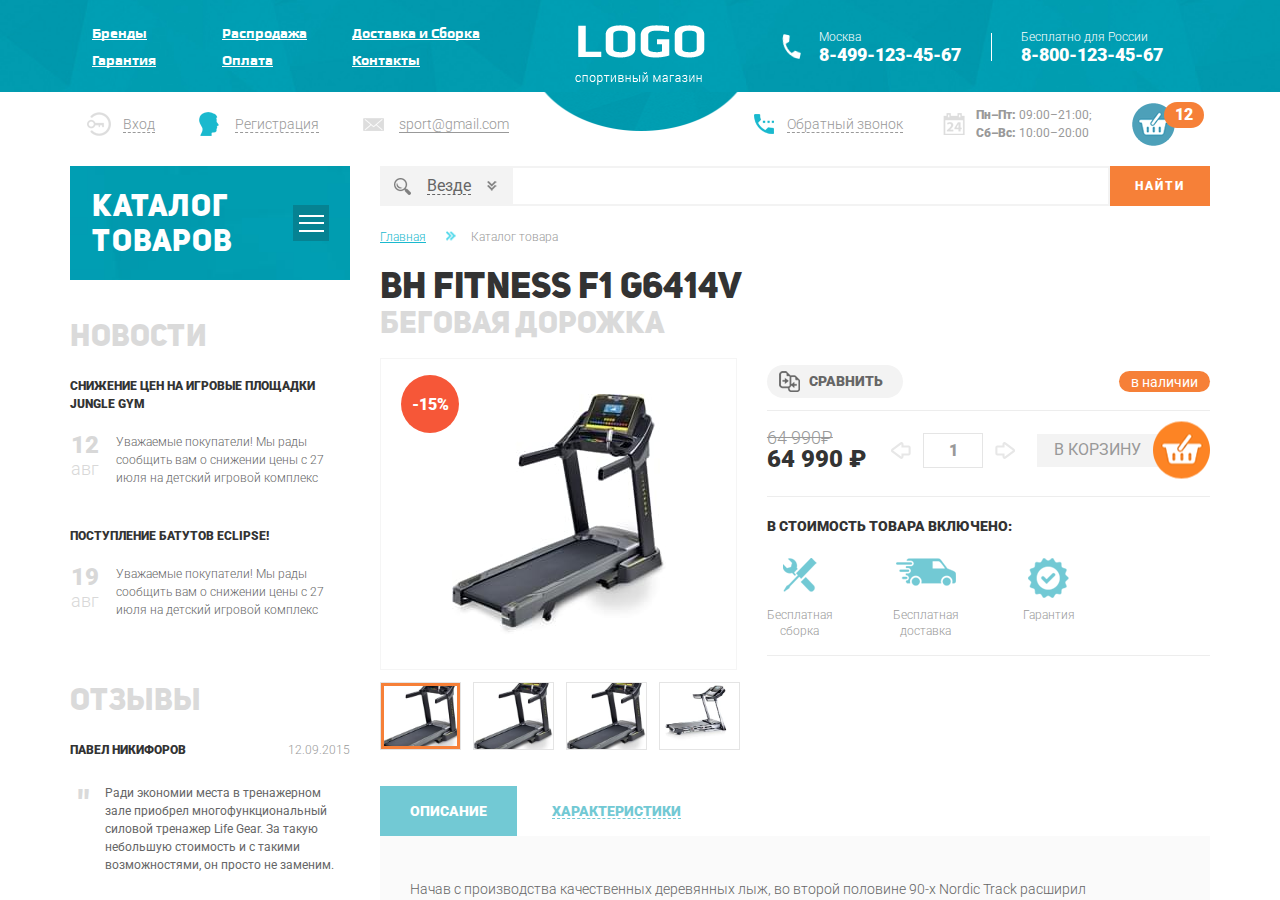
<file: item.html>
<!DOCTYPE html>
<html lang="en">

<head>
	<title>itemPage</title>
	<meta charset="UTF-8">
	<meta http-equiv="X-UA-Compatible" content="IE=edge">
	<meta name="format-detection" content="telephone=no">
	<link rel="stylesheet" href="css/style.css">
	<meta name="viewport" content="width=device-width, initial-scale=1.0">
</head>

<body>
	<div class="wrapper">
<header class="header">
	<div class="header-top top-header">
		<div class="container">
			<div class="top-header__column">
				<div class="top-header__menu menu">
					<div class="menu__icon">
						<span></span>
						<span></span>
						<span></span>
					</div>
					<nav class="menu__body">
						<ul class="menu__list">
							<li><a href="" class="menu__link"><span>Бренды</span></a></li>
							<li><a href="" class="menu__link"><span>Распродажа</span></a></li>
							<li><a href="" class="menu__link"><span>Доставка и Сборка</span></a></li>
							<li><a href="" class="menu__link"><span>Гарантия</span></a></li>
							<li><a href="" class="menu__link"><span>Оплата</span></a></li>
							<li><a href="" class="menu__link"><span>Контакты</span></a></li>
						</ul>
					</nav>
				</div>
			</div>
			<div class="top-header__column">
				<a href="" class="top-header__logo"><img src="img/logo.png"></a>
			</div>
			<div class=" top-header__column">
				<div class="top-header__contacts contacts-top-header">
					<div class="contacts-top-header__column">
						<div class="contacts-top-header__item contacts-top-header__item_icon">
							<div class="contacts-top-header__citi">Москва</div>
							<a href="tel:84991234567"
								class="contacts-top-header__phone contacts-top-header__phone_call">8-499-123-45-67</a>
						</div>
					</div>
					<div class="contacts-top-header__column contacts-top-header__item_bd">
						<div class="contacts-top-header__item">
							<div class="contacts-top-header__citi">Бесплатно для России</div>
							<a href="tel:88001234567" class="contacts-top-header__phone">8-800-123-45-67</a>
						</div>
					</div>
				</div>
			</div>
		</div>
		<div class="header__background ibg"><img src="img/bg_header1.jpg" alt=""></div>
		<div class="header__picture"><img src="img/bg_header2.png" alt=""></div>
	</div>
	<div class="header-bottom bottom-header">
		<div class="container">
			<div class="bottom-header__column bottom-header__column_l">
				<ul class="bottom-header__actions actions-bottom-header">
					<li data-move="menu__list,10,479.98"><a href=""
							class="actions-bottom-header__enter"><span>Вход</span></a></li>
					<li data-move="menu__list,11,479.98"><a href=""
							class="actions-bottom-header__login"><span>Регистрация</span></a></li>
					<li data-move="menu__list,8,510"><a href="mailto:sport@gmail.com"
							class="actions-bottom-header__mail"><span>sport@gmail.com</span></a>
					</li>
				</ul>
			</div>
			<div class="bottom-header__column bottom-header__column_r">
				<div class="bottom-header__info info-bottom-header">
					<div class="info-bottom-header__column">
						<div data-move="menu__list,7,479.98" class="info-bottom-header__callback"><span>Обратный звонок</span>
						</div>
					</div>
					<div class="info-bottom-header__column">
						<div data-move="menu__list,9,767.98" class="info-bottom-header__shedule">
							<p>
								<span>Пн–Пт:</span> 09:00–21:00;
							</p>
							<p><span>Сб–Вс:</span> 10:00–20:00 </p>
						</div>
					</div>
					<div data-move="contacts-top-header__item,2,479.98" class="info-bottom-header__column">
						<a href="" class="info-bottom-header__cart"><span>12</span></a>
					</div>
				</div>
			</div>
		</div>
	</div>
</header>		<main class="page">
			<div class="container">
				<div class="page__body">
					<aside class="page__side">
						<nav class="page__menu menu-page">
							<div class="menu-page__header">
								<div class="menu-page__title">Каталог товаров</div>
								<div class="menu-page__burger">
									<span></span>
									<span></span>
									<span></span>
								</div>
							</div>
							<div class="menu-page__body">
								<ul class="menu-page__list">
									<li class="menu-page__parent"><a href="" class="menu-page__link">Беговые
											дорожки</a>
										<div class="menu-page__submenu submenu-menu-page">
											<div class="submenu-menu-page__item">
												<ul class="submenu-menu-page__menu">
													<li><a href="" class="submenu-menu-page__link">Всепогодный</a></li>
													<li><a href="" class="submenu-menu-page__link">Для помещений</a></li>
													<li><a href="" class="submenu-menu-page__link">Профессиональный</a></li>
													<li><a href="" class="submenu-menu-page__link">Любительский</a></li>
												</ul>
												<div class="submenu-menu-page__product item-product">
													<div class="item-product__body">
														<div class="item-product__labels">
															<div class="item-product__label">Товар дня</div>
														</div>
														<a href="" class="item-product__image ibg"><img src="img/products/01.jpg"
																alt=""></a>
														<a href="" class="item-product__text">Домашний теннисный стол Donic Indoor
															Roller 800
															Green</a>
														<div class="item-product__footer">
															<!--<div class="item-product__oldprice rub">64 990</div>-->
															<div class="item-product__bottom">
																<a href="" class="item-product__add"></a>
																<div class="item-product__price rub">64 990</div>
															</div>
														</div>
													</div>
												</div>
											</div>
										</div>
									</li>
									<li class="menu-page__parent"><a href="" class="menu-page__link">Эллиптические
											тренажеры</a>
										<div class="menu-page__submenu submenu-menu-page">
											<div class="submenu-menu-page__item">
												<ul class="submenu-menu-page__menu">
													<li><a href="" class="submenu-menu-page__link">Всепогодный</a></li>
													<li><a href="" class="submenu-menu-page__link">Для помещений</a></li>
													<li><a href="" class="submenu-menu-page__link">Профессиональный</a></li>
													<li><a href="" class="submenu-menu-page__link">Любительский</a></li>
												</ul>
												<div class="submenu-menu-page__product item-product">
													<div class="item-product__body">
														<div class="item-product__labels">
														</div>
														<a href="" class="item-product__image ibg"><img src="img/products/01.jpg"
																alt=""></a>
														<a href="" class="item-product__text">Домашний теннисный стол Donic Indoor
															Roller 800
															Green</a>
														<div class="item-product__footer">
															<!--<div class="item-product__oldprice rub">64 990</div>-->
															<div class="item-product__bottom">
																<a href="" class="item-product__add"></a>
																<div class="item-product__price rub">64 990</div>
															</div>
														</div>
													</div>
												</div>
											</div>
										</div>
									</li>
									<li><a href="" class="menu-page__link">Велотренажеры</a></li>
									<li><a href="" class="menu-page__link">Гребные тренажеры</a></li>
									<li><a href="" class="menu-page__link">Вибромассажеры</a></li>
									<li class="menu-page__parent"><a href="" class="menu-page__link">Теннисные
											столы</a>
										<div class="menu-page__submenu submenu-menu-page">
											<div class="submenu-menu-page__item">
												<ul class="submenu-menu-page__menu">
													<li><a href="" class="submenu-menu-page__link">Всепогодный</a></li>
													<li><a href="" class="submenu-menu-page__link">Для помещений</a></li>
													<li><a href="" class="submenu-menu-page__link">Профессиональный</a></li>
													<li><a href="" class="submenu-menu-page__link">Любительский</a></li>
												</ul>
												<div class="submenu-menu-page__product item-product">
													<div class="item-product__body">
														<div class="item-product__labels">
															<div class="item-product__label">Товар дня</div>
														</div>
														<a href="" class="item-product__image ibg"><img src="img/products/01.jpg"
																alt=""></a>
														<a href="" class="item-product__text">Домашний теннисный стол Donic Indoor
															Roller 800
															Green</a>
														<div class="item-product__footer">
															<!--<div class="item-product__oldprice rub">64 990</div>-->
															<div class="item-product__bottom">
																<a href="" class="item-product__add"></a>
																<div class="item-product__price rub">64 990</div>
															</div>
														</div>
													</div>
												</div>
											</div>
										</div>
									</li>
									<li><a href="" class="menu-page__link">Баскетбол</a></li>
									<li class="menu-page__parent"><a href="" class="menu-page__link">Массажные
											кресла</a>
										<div class="menu-page__submenu submenu-menu-page">
											<div class="submenu-menu-page__item">
												<ul class="submenu-menu-page__menu">
													<li><a href="" class="submenu-menu-page__link">Всепогодный</a></li>
													<li><a href="" class="submenu-menu-page__link">Для помещений</a></li>
													<li><a href="" class="submenu-menu-page__link">Профессиональный</a></li>
													<li><a href="" class="submenu-menu-page__link">Любительский</a></li>
												</ul>
												<div class="submenu-menu-page__product item-product">
													<div class="item-product__body">
														<div class="item-product__labels">
														</div>
														<a href="" class="item-product__image ibg"><img src="img/products/01.jpg"
																alt=""></a>
														<a href="" class="item-product__text">Домашний теннисный стол Donic Indoor
															Roller 800
															Green</a>
														<div class="item-product__footer">
															<!--<div class="item-product__oldprice rub">64 990</div>-->
															<div class="item-product__bottom">
																<a href="" class="item-product__add"></a>
																<div class="item-product__price rub">64 990</div>
															</div>
														</div>
													</div>
												</div>
											</div>
										</div>
									</li>
									<li class="menu-page__parent"><a href="" class="menu-page__link">Массажные
											столы</a>
										<div class="menu-page__submenu submenu-menu-page">
											<div class="submenu-menu-page__item">
												<ul class="submenu-menu-page__menu">
													<li><a href="" class="submenu-menu-page__link">Всепогодный</a></li>
													<li><a href="" class="submenu-menu-page__link">Для помещений</a></li>
													<li><a href="" class="submenu-menu-page__link">Профессиональный</a></li>
													<li><a href="" class="submenu-menu-page__link">Любительский</a></li>
												</ul>
												<div class="submenu-menu-page__product item-product">
													<div class="item-product__body">
														<div class="item-product__labels">
															<div class="item-product__label">Товар дня</div>
														</div>
														<a href="" class="item-product__image ibg"><img src="img/products/01.jpg"
																alt=""></a>
														<a href="" class="item-product__text">Домашний теннисный стол Donic Indoor
															Roller 800
															Green</a>
														<div class="item-product__footer">
															<!--<div class="item-product__oldprice rub">64 990</div>-->
															<div class="item-product__bottom">
																<a href="" class="item-product__add"></a>
																<div class="item-product__price rub">64 990</div>
															</div>
														</div>
													</div>
												</div>
											</div>
										</div>
									</li>
									<li><a href="" class="menu-page__link">Силовые тренажеры</a></li>
									<li><a href="" class="menu-page__link">Батуты</a></li>
									<li><a href="" class="menu-page__link">Детские городки</a></li>
									<li><a href="" class="menu-page__link">Дачная мебель</a></li>
									<li><a href="" class="menu-page__link">Уличные спортивные комплексы</a></li>
									<li><a href="" class="menu-page__link">Аксессуары</a></li>
								</ul>
							</div>
						</nav>
						<div data-move="page__content,4,992.98" class="page-content__newrev">
							<div class="page__news news-page">
								<a href="" class="news-page__title title-news">Новости</a>
								<div class="news-page__items items-news-page">
									<a href="" class="items-news-page__title">Снижение цен на игровые площадки
										Jungle Gym</a>
									<div class="items-news-page__body">
										<div class="items-news-page__data">
											<span>12</span>авг
										</div>
										<div class="items-news-page__text">Уважаемые покупатели!
											Мы рады сообщить вам о снижении
											цены с 27 июля на детский игровой
											комплекс</div>
									</div>
								</div>
								<div class="news-page__items items-news-page">
									<a href="" class="items-news-page__title">Поступление батутов Eclipse!</a>
									<div class="items-news-page__body">
										<div class="items-news-page__data">
											<span>19</span>авг
										</div>
										<div class="items-news-page__text">Уважаемые покупатели!
											Мы рады сообщить вам о снижении
											цены с 27 июля на детский игровой
											комплекс</div>
									</div>
								</div>
							</div>
							<div class="page__reviews reviews-page">
								<a href="" class=" reviews-page__title title-news">Отзывы</a>
								<div class="reviews-page__items items-reviews-page">
									<a href="" class="items-reviews-page__body">
										<span class="items-reviews-page__header">
											<span class="items-reviews-page__name">Павел Никифоров</span>
											<span class="items-reviews-page__data">12.09.2015</span>
										</span>
										<span class="items-reviews-page__text">Ради экономии места в тренажерном
											зале приобрел многофункциональный
											силовой тренажер Life Gear. За такую
											небольшую стоимость и с такими
											возможностями, он просто не
											заменим. </span>
									</a>
								</div>
								<div class="reviews-page__items items-reviews-page">
									<a href="" class="items-reviews-page__body">
										<span class="items-reviews-page__header">
											<span class="items-reviews-page__name">Степан Николаевич</span>
											<span class="items-reviews-page__data">12.09.2015</span>
										</span>
										<span class="items-reviews-page__text">Ради экономии места в тренажерном
											зале приобрел многофункциональный
											силовой тренажер Life Gear. За такую
											небольшую стоимость и с такими
											возможностями, он просто не
											заменим. </span>
									</a>
								</div>
							</div>
						</div>
					</aside>
					<div class="page__content">
						<form action="#" class="page__search search-page">
							<div class="search-page__select">
								<div class="search-page__items">
									<div class="search-page__title"><span>Везде</span><span data-text="Выбрано:"
											class="search-page__quantity"></span></div>
								</div>
								<div class="search-page__categories categories-search-page">
									<div class="categories-search-page__row">
										<div class="categories-search-page__column">
											<ul class="categories-search-page__list">
												<li>
													<label class="categories-search-page__checkbox checkbox">
														<input type="checkbox" data-error="ошибка" name="name" value="1"
															class="checkbox__input">
														<span class="checkbox__text"><span>Беговые дорожки</span></span>
													</label>
												</li>
												<li>
													<label class="categories-search-page__checkbox checkbox">
														<input type="checkbox" data-error="ошибка" name="name" value="1"
															class="checkbox__input">
														<span class="checkbox__text"><span>Эллиптические тренажеры</span></span>
													</label>
												<li>
													<label class="categories-search-page__checkbox checkbox">
														<input type="checkbox" data-error="ошибка" name="name" value="1"
															class="checkbox__input">
														<span class="checkbox__text"><span>Велотренажеры</span></span>
													</label>
												<li>
													<label class="categories-search-page__checkbox checkbox">
														<input type="checkbox" data-error="ошибка" name="name" value="1"
															class="checkbox__input">
														<span class="checkbox__text"><span>Гребные тренажеры</span></span>
													</label>
												<li>
													<label class="categories-search-page__checkbox checkbox">
														<input type="checkbox" data-error="ошибка" name="name" value="1"
															class="checkbox__input">
														<span class="checkbox__text"><span>Вибромассажеры</span></span>
													</label>
											</ul>
										</div>
										<div class="categories-search-page__column">
											<ul class="categories-search-page__list">
												<li>
													<label class="categories-search-page__checkbox checkbox">
														<input type="checkbox" data-error="ошибка" name="name" value="1"
															class="checkbox__input">
														<span class="checkbox__text"><span>Теннисные столы</span></span>
													</label>
												<li>
													<label class="categories-search-page__checkbox checkbox">
														<input type="checkbox" data-error="ошибка" name="name" value="1"
															class="checkbox__input">
														<span class="checkbox__text"><span>Баскетбольные щиты и стойки</span></span>
													</label>
												</li>
												<li>
													<label class="categories-search-page__checkbox checkbox">
														<input type="checkbox" data-error="ошибка" name="name" value="1"
															class="checkbox__input">
														<span class="checkbox__text"><span>Массажные кресла</span></span>
													</label>
												</li>
												<li>
													<label class="categories-search-page__checkbox checkbox">
														<input type="checkbox" data-error="ошибка" name="name" value="1"
															class="checkbox__input">
														<span class="checkbox__text"><span>Массажные столы</span></span>
													</label>
												<li>
													<label class="categories-search-page__checkbox checkbox">
														<input type="checkbox" data-error="ошибка" name="name" value="1"
															class="checkbox__input">
														<span class="checkbox__text"><span>Силовые тренажеры</span></span>
													</label>
												</li>
											</ul>
										</div>
										<div class="categories-search-page__column categories-search-page__column_last">
											<ul class="categories-search-page__list">
												<li>
													<label class="categories-search-page__checkbox checkbox">
														<input type="checkbox" data-error="ошибка" name="name" value="1"
															class="checkbox__input">
														<span class="checkbox__text"><span>Батуты</span></span>
													</label>
												<li>
													<label class="categories-search-page__checkbox checkbox">
														<input type="checkbox" data-error="ошибка" name="name" value="1"
															class="checkbox__input">
														<span class="checkbox__text"><span>Детские городки</span></span>
													</label>
												<li>
													<label class="categories-search-page__checkbox checkbox">
														<input type="checkbox" data-error="ошибка" name="name" value="1"
															class="checkbox__input">
														<span class="checkbox__text"><span>Дачная мебель</span></span>
													</label>
												</li>
												<li>
													<label class="categories-search-page__checkbox checkbox">
														<input type="checkbox" data-error="ошибка" name="name" value="1"
															class="checkbox__input">
														<span class="checkbox__text"><span>Уличные спортивные комплексы</span></span>
													</label>
												</li>
												<li>
													<label class="categories-search-page__checkbox checkbox">
														<input type="checkbox" data-error="ошибка" name="name" value="1"
															class="checkbox__input">
														<span class="checkbox__text"><span>Аксессуары</span></span>
													</label>
												</li>
											</ul>
										</div>
									</div>
								</div>
							</div>
							<div class="search-page__input">
								<input type="text" data-value="" data-error="ошибка" autocomplete="off" name="name"
									class="input">
							</div>
							<button type="submit" class="search-page__btn btn">Найти</button>
						</form>
						<nav class="breadcrumbs">
							<ul class="breadcrumbs_list">
								<li><a href="" class="breadcrumbs__link">Главная</a></li>
								<li><span class="breadcrumbs__item">Каталог товара</span></li>
							</ul>
						</nav>
						<section class="product">
							<div class="product__title">BH Fitness F1 G6414V<span>Беговая дорожка</span></div>
							<div class="product__content">
								<div class="product__images images-product">
									<div class="images-product__mainslider product-mainslider">
										<a href="" class="images-product__mainslide">
											<div class="images-product__sale">-15%</div>
											<div class="images-product__image"><img src="img/product/01.jpg" alt=""></div>
										</a>
										<a href="" class="images-product__mainslide">
											<div class="images-product__sale">-15%</div>
											<div class="images-product__image"><img src="img/product/01.jpg" alt=""></div>
										</a>
										<a href="" class="images-product__mainslide">
											<div class="images-product__sale">-15%</div>
											<div class="images-product__image"><img src="img/product/01.jpg" alt=""></div>
										</a>
										<a href="" class="images-product__mainslide">
											<div class="images-product__sale">-15%</div>
											<div class="images-product__image"><img src="img/products/02.jpg" alt=""></div>
										</a>
										<a href="" class="images-product__mainslide">
											<div class="images-product__sale">-15%</div>
											<div class="images-product__image"><img src="img/product/01.jpg" alt=""></div>
										</a>
									</div>
									<div class="images-product__subslider product-subslider">
										<div class="images-product__subslide">
											<div class="images-product__subimage ibg">
												<img src="img/product/01.jpg" alt="">
											</div>
										</div>
										<div class="images-product__subslide">
											<div class="images-product__subimage  ibg">
												<img src="img/product/01.jpg" alt="">
											</div>
										</div>
										<div class="images-product__subslide">
											<div class="images-product__subimage ibg">
												<img src="img/product/01.jpg" alt="">
											</div>
										</div>
										<div class="images-product__subslide">
											<div class="images-product__subimage ibg">
												<img src="img/products/02.jpg" alt="">
											</div>
										</div>
										<div class="images-product__subslide">
											<div class="images-product__subimage ibg">
												<img src="img/product/01.jpg" alt="">
											</div>
										</div>
									</div>
								</div>
								<div class="product__body body-product">
									<div class="body-product__top top-body-product">
										<a href="" class="top-body-product__compare"><span>Сравнить</span></a>
										<div class="top-body-product__stock">в наличии</div>
									</div>
									<div class="body-product__middle middle-body-product">
										<div class="middle-body-product__column">
											<div class="middle-body-product__price middle-body-product__price_old rub">64 990</div>
											<div class="middle-body-product__price rub">64 990 </div>
										</div>
										<div class="middle-body-product__column">
											<div class="middle-body-product__quantity quantity">
												<div class="quantity__button quantity__button_minus"></div>
												<div class="quantity__input">
													<input type="text" name="name" autocomplete="off" value="1">
												</div>
												<div class="quantity__button quantity__button_plus"></div>
											</div>
										</div>
										<div class="middle-body-product__column">
											<a href="" class="middle-body-product__curt">
												<span>В корзину</span>
											</a>
										</div>
									</div>
									<div class="body-product__bottom bottom-body-product">
										<div class="bottom-body-product__title">В стоимость товара включено:</div>
										<div class="bottom-body-product__body">
											<div class="bottom-body-product__column">
												<div class="bottom-body-product__assembling"><img src="img/icons/include/01.png"
														alt="">
												</div>
												<div class="bottom-body-product__text">Бесплатная
													сборка</div>
											</div>
											<div class="bottom-body-product__column">
												<div class="bottom-body-product__delivery"><img src="img/icons/include/02.png"
														alt=""></div>
												<div class="bottom-body-product__text">Бесплатная
													доставка</div>
											</div>
											<div class="bottom-body-product__column">
												<div class="bottom-body-product__warranty"><img src="img/icons/include/03.png"
														alt=""></div>
												<div class="bottom-body-product__text">Гарантия</div>
											</div>
										</div>
									</div>
								</div>
							</div>
							<div class="product__info info-product tabs">
								<nav class="info-product__nav">
									<div class="info-product__title tabs-item active"><span>Описание</span></div>
									<div class="info-product__title tabs-item"><span>Характеристики</span></div>
								</nav>
								<div class="info-product__body">
									<div class="info-product__block tabs-block active">
										<p>Начав с производства качественных
											деревянных лыж, во второй половине 90-х Nordic Track расширил производство,
											верно угадав тренд развития спортивного оборудования. С этого момента беговые дорожки
											Nordic Track стали
											настоящим фетишем как для серьезных спортсменов, так и для любителей фитнеса.
											Готовитесь
											ли вы к восхождению
											на горный пик, к сплаву по бурной реке, или просто решили влезть в прошлогодний
											купальник
											к наступающему лету –
											Nordic Track поможет достойно решить задачу подготовки к этим свершениям.</p>

										<p>Гарантия Nordic Track достойна их качества – 24 месяца с даты покупки.</p>

										<p>
											<span>Недостатки:</span>
											В линейке производителя отсутствуют модели бюджетного уровня. Кредо производителя – не
											гнаться за дешевизной, а
											предлагать действительно качественный и функциональный товар.
										</p>

										<p>
											<span>Рекомендации:</span>
											Мощные топ-модели лучше устанавливать на специальный шумо-виброзащитный коврик,
											особенно
											если живете не на
											первом этаже.
											<span>Популярные модели:</span>
											<span>Nordic Track T15</span>
											<span>Nordic Track Inline Trainer x7i</span>
										</p>
									</div>
									<div class="info-product__block info-product__block_w tabs-block">
										<table class="info-product__table">
											<tr>
												<td>
													<div class="info-product__label">Использование</div>
												</td>
												<td>
													<div class="info-product__value">Полупрофессиональное</div>
												</td>
											</tr>
											<tr>
												<td>
													<div class="info-product__label">Тип беговой дорожки</div>
												</td>
												<td>
													<div class="info-product__value">Электрическая</div>
												</td>
											</tr>
											<tr>
												<td>
													<div class="info-product__label">Макс. вес пользователя (кг)</div>
												</td>
												<td>
													<div class="info-product__value">135</div>
												</td>
											</tr>
											<tr>
												<td>
													<div class="info-product__label">Скорость движения (км/ч)</div>
												</td>
												<td>
													<div class="info-product__value">22</div>
												</td>
											</tr>
											<tr>
												<td>
													<div class="info-product__label">Угол наклона</div>
												</td>
												<td>
													<div class="info-product__value">0 - 15%</div>
												</td>
											</tr>
											<tr>
												<td>
													<div class="info-product__label">Регулировка угла наклона</div>
												</td>
												<td>
													<div class="info-product__value">Автоматическая</div>
												</td>
											</tr>
											<tr>
												<td>
													<div class="info-product__label">Складывание</div>
												</td>
												<td>
													<div class="info-product__value">Есть</div>
												</td>
											</tr>
											<tr>
												<td>
													<div class="info-product__label">Использование</div>
												</td>
												<td>
													<div class="info-product__value">Полупрофессиональное</div>
												</td>
											</tr>
											<tr>
												<td>
													<div class="info-product__label">Тип беговой дорожки</div>
												</td>
												<td>
													<div class="info-product__value">Электрическая</div>
												</td>
											</tr>
											<tr>
												<td>
													<div class="info-product__label">Макс. вес пользователя (кг)</div>
												</td>
												<td>
													<div class="info-product__value">135</div>
												</td>
											</tr>
											<tr>
												<td>
													<div class="info-product__label">Скорость движения (км/ч)</div>
												</td>
												<td>
													<div class="info-product__value">22</div>
												</td>
											</tr>
											<tr>
												<td>
													<div class="info-product__label">Угол наклона</div>
												</td>
												<td>
													<div class="info-product__value">0 - 15%</div>
												</td>
											</tr>
											<tr>
												<td>
													<div class="info-product__label">Регулировка угла наклона</div>
												</td>
												<td>
													<div class="info-product__value">Автоматическая</div>
												</td>
											</tr>
											<tr>
												<td>
													<div class="info-product__label">Складывание</div>
												</td>
												<td>
													<div class="info-product__value">Есть</div>
												</td>
											</tr>
										</table>
									</div>
								</div>
							</div>
							<div class="product__product product-product">
								<div class="product-product__title">Похожие товары</div>
								<div class="product-product__item">
									<div class="items-products__column">
										<div class="item-product__body item-product__body_p">
											<a href="" class="item-product__image-small"><img src="img/products/02.jpg" alt=""></a>
											<a href="" class="item-product__text item-product__text_p">
												<span>BH Fitness F1</span>
												Беговая дорожка
											</a>
											<div class="item-product__footer item-product__footer_p">
												<div class="item-product__oldprice rub">64 990</div>
												<div class="item-product__bottom">
													<a href="" class="item-product__add"></a>
													<div class="item-product__price rub">64 990</div>
												</div>
											</div>
										</div>
									</div>
									<div class="items-products__column">
										<div class="item-product__body item-product__body_p">
											<a href="" class="item-product__image-small"><img src="img/products/02.jpg" alt=""></a>
											<a href="" class="item-product__text item-product__text_p">
												<span>BH Fitness F1</span>
												Беговая дорожка
											</a>
											<div class="item-product__footer item-product__footer_p">
												<div class="item-product__oldprice rub">64 990</div>
												<div class="item-product__bottom">
													<a href="" class="item-product__add"></a>
													<div class="item-product__price rub">64 990</div>
												</div>
											</div>
										</div>
									</div>
									<div class="items-products__column">
										<div class="item-product__body item-product__body_p">
											<a href="" class="item-product__image-small"><img src="img/products/02.jpg" alt=""></a>
											<a href="" class="item-product__text item-product__text_p">
												<span>BH Fitness F1</span>
												Беговая дорожка
											</a>
											<div class="item-product__footer item-product__footer_p">
												<div class="item-product__oldprice rub">64 990</div>
												<div class="item-product__bottom">
													<a href="" class="item-product__add"></a>
													<div class="item-product__price rub">64 990</div>
												</div>
											</div>
										</div>
									</div>
								</div>
							</div>
						</section>
					</div>
				</div>
			</div>
			<section class="info info-menu">
				<div class="container">
					<div class="info-menu__row">
						<div class="info-menu__line">
							<div class="info-menu__label">Информация:</div>
							<ul class="info-menu__list">
								<li><a href="" class="info-menu__link">Бренды</a></li>
								<li><a href="" class="info-menu__link">Доставка</a></li>
								<li><a href="" class="info-menu__link">Распродажа</a></li>
								<li><a href="" class="info-menu__link">Контакты</a></li>
								<li><a href="" class="info-menu__link">Отзывы</a></li>
							</ul>
						</div>
						<div class="info-menu__line">
							<div class="info-menu__label">Помощь:</div>
							<ul class="info-menu__list">
								<li><a href="" class="info-menu__link">Как заказать</a></li>
								<li><a href="" class="info-menu__link">Доставка</a></li>
								<li><a href="" class="info-menu__link">Оплата</a></li>
								<li><a href="" class="info-menu__link">Гарантия и сборка</a></li>
								<li><a href="" class="info-menu__link">Возврат</a></li>
							</ul>
						</div>
					</div>
				</div>
			</section>
<footer class="footer">
	<div class="container">
		<div class="footer__body">
			<div class="footer__top top-footer">
				<div class="top-footer__column top-footer__column_v">
					<div class="top-footer__body body-top-footer">
						<div class="body-top-footer__column">
							<a href="" class="body-top-footer__img"><img src="img/logo-footer.jpg" alt=""></a>
							<div class="body-top-footer__tel">
								<p><a href="84991234567" class="body-top-footer__phone">8-499-123-45-67</a></p>
								<p><a href="88001234567" class="body-top-footer__phone">8-800-123-45-67</a></p>
							</div>
						</div>
						<div class="body-top-footer__column">
							<div class="body-top-footer__delivery">
								<div class="body-top-footer__title">Доставка транспортными компаниями:</div>
								<div class="body-top-footer__items">
									<div class="body-top-footer__items_r1">
										<div class="body-top-footer__item"><img src="img/delivery/01.jpg" alt=""></div>
										<div class="body-top-footer__item"><img src="img/delivery/02.jpg" alt=""></div>
										<div class="body-top-footer__item"><img src="img/delivery/03.jpg" alt=""></div>
									</div>
									<div class="body-top-footer__items_r2">
										<div class="body-top-footer__item"><img src="img/delivery/04.jpg" alt=""></div>
										<div class="body-top-footer__item"><img src="img/delivery/05.jpg" alt=""></div>
										<div class="body-top-footer__item"><img src="img/delivery/06.jpg" alt=""></div>
									</div>
								</div>
							</div>
						</div>
					</div>
					<div class="top-footer__bottom"><img src="img/icons/payment.png" alt=""></div>
				</div>
				<div class="top-footer__column">
					<div class="top-footer__vk"><img src="img/vk.png" alt=""></div>
					<div class="top-footer__vk"><img src="img/vk.png" alt=""></div>
				</div>
			</div>
			<div class="footer__bottom bottom-footer">
				<div class="bottom-footer__copy">©2015 Все права защищены.</div>
				<div class="bottom-footer__social">
					<ul class="bottom-footer__list">
						<li><a href="" class="bottom-footer__link"><img src="img/icons/social/01.png" alt=""></a></li>
						<li><a href="" class="bottom-footer__link"><img src="img/icons/social/02.png" alt=""></a></li>
						<li><a href="" class="bottom-footer__link"><img src="img/icons/social/03.png" alt=""></a></li>
						<li><a href="" class="bottom-footer__link"><img src="img/icons/social/04.png" alt=""></a></li>
					</ul>
				</div>
			</div>
		</div>
	</div>
	</div>
</footer>		</main>
	</div>
	<script src="https://code.jquery.com/jquery-3.4.1.min.js"></script>
<script src="js/da.js"></script>
<script src="js/jquery.slick.min.js"></script>
<script src="js/nouislider.js"></script>
<script src="js/forms.js"></script>
<!--<script src="/js/zoom.js"></script>-->
<!--<script src="/js/Responsive.js"></script>-->
<script src="js/ibg.js"></script>
<script src="js/burgerb.js"></script>
<script src="js/nouislider.rollup.js"></script>
<script src="js/tabs.js"></script>
<!--<script src="/js/wagerfield.js"></script>-->
<!--<script src="/js/parralax.js"></script>-->
<script src="js/spollers.js"></script>
<!--<script defer src="/js/map.js"></script>-->
<script src="js/sliders.js"></script>
<script src="js/quantity.js"></script>
<!--<script src="/js/da.js"></script>-->
<!--<script src="/js/popups.js"></script>-->
</body>

</html>
</file>
<file: css/style.css>
@charset "UTF-8";
@import url("https://fonts.googleapis.com/css?family=Roboto:300,regular,500,700,900&display=swap&subset=cyrillic-ext");
@font-face {
  font-family: "uni";
  src: url("../fonts/uni_sans_heavy-webfont.eot");
  src: url("../fonts/uni_sans_heavy-webfont.eot?#iefix") format("embedded-opentype"), url("../fonts/uni_sans_heavy-webfont.otf") format("otf"), url("../fonts/uni_sans_heavy-webfont.svg#uni_sans_heavy-webfont") format("svg"), url("../fonts/uni_sans_heavy-webfont.ttf") format("truetype"), url("../fonts/uni_sans_heavy-webfont.woff2") format("woff2"), url("../fonts/uni_sans_heavy-webfont.woff") format("woff");
}
@font-face {
  font-family: "play";
  src: url("../fonts/play-bold-webfont.eot");
  src: url("../fonts/play-bold-webfont.eot?#iefix") format("embedded-opentype"), url("../fonts/play-bold-webfont.otf") format("otf"), url("../fonts/play-bold-webfont.ttf") format("truetype"), url("../fonts/play-bold-webfont.svg#play-bold-webfont") format("svg"), url("../fonts/play-bold-webfont.woff") format("woff"), url("../fonts/play-bold-webfont.woff2") format("woff2");
}
* {
  padding: 0px 0px 0px 0px;
  margin: 0px 0px 0px 0px;
  border: 0px;
}

*,
*::before,
*::after {
  -wedkit-box-sizing: border-box;
  -webkit-box-sizing: border-box;
          box-sizing: border-box;
}

:focus,
:active {
  outline: none;
}

a:focus,
a:active {
  outline: none;
}

nav,
footer,
head,
aside {
  display: block;
}

html,
body {
  height: 100%;
  margin: 0;
  padding: 0;
  min-width: 320px;
  position: relative;
  color: #000;
  width: 100%;
  font-size: 100%;
  line-height: 1;
  -ms-text-size-adjust: 100%;
  -moz-text-size-adjust: 100%;
  -webkit-text-size-adjust: 100%;
}

body {
  font-size: 100%;
  line-height: 1;
}

input,
button,
textarea {
  font-family: inherit;
}

input::-ms-clear {
  display: none;
}

button {
  cursor: pointer;
}

button::-moz-focus-inner {
  padding: 0px 0px 0px 0px;
  border: 0px;
}

a,
a:visited {
  text-decoration: none;
}

a:hover {
  text-decoration: none;
}

ul li {
  list-style: none;
}

img {
  vertical-align: top;
}

h1,
h2,
h3,
h4,
h5,
h6 {
  font-size: inherit;
  font-weight: 400;
}

.wrapper {
  font-family: "Roboto";
  width: 100%;
  min-height: 100%;
  height: 100%;
  overflow: auto;
  display: -webkit-box;
  display: -ms-flexbox;
  display: flex;
  -webkit-box-orient: vertical;
  -webkit-box-direction: normal;
      -ms-flex-direction: column;
          flex-direction: column;
}

.container {
  max-width: 1180px;
  margin: 0 auto;
  width: 100%;
  padding: 0px 20px;
}
@media (max-width: 360px) {
  .container {
    padding: 0px 10px;
  }
}

.header {
  position: fixed;
  width: 100%;
  z-index: 50;
}
@media (max-width: 479.98px) {
  .header {
    position: fixed;
  }
}
.header__background {
  position: absolute;
  top: 0;
  left: 0;
  width: 100%;
  height: 100%;
  background-repeat: repeat-x;
  min-height: 80px;
}
.header__picture {
  position: absolute;
  top: 0;
  left: 0;
  width: 100%;
  height: 100%;
}
.header__picture img {
  position: relative;
  bottom: -100%;
  left: 50%;
  -webkit-transform: translate(calc(-50% + 2px), 0);
          transform: translate(calc(-50% + 2px), 0);
}
@media (max-width: 870px) {
  .header__picture {
    display: none;
  }
}

.top-header .container {
  display: -webkit-box;
  display: -ms-flexbox;
  display: flex;
  -webkit-box-align: center;
      -ms-flex-align: center;
          align-items: center;
  position: relative;
  z-index: 2;
}
@media (max-width: 870px) {
  .top-header .container {
    -webkit-box-pack: justify;
        -ms-flex-pack: justify;
            justify-content: space-between;
  }
}

.top-header {
  position: relative;
  z-index: 2;
}
.top-header__column {
  z-index: 2;
  -webkit-box-flex: 0;
      -ms-flex: 0 1 50%;
          flex: 0 1 50%;
}
@media (max-width: 870px) {
  .top-header__column {
    -webkit-box-flex: 0;
        -ms-flex: 0 1 33.333%;
            flex: 0 1 33.333%;
  }
}
.top-header__column:nth-child(2) {
  -webkit-box-flex: 0;
      -ms-flex: 0 0 190px;
          flex: 0 0 190px;
  text-align: center;
  padding: 25px 0px 0px 0px;
  -ms-flex-item-align: start;
      align-self: flex-start;
}
@media (max-width: 870px) {
  .top-header__column:nth-child(2) {
    padding: 20px 0px 5px 0px;
  }
}
@media (max-width: 640px) {
  .top-header__column:nth-child(2) {
    -webkit-box-flex: 0;
        -ms-flex: 0 0 160px;
            flex: 0 0 160px;
  }
}
@media (max-width: 479.98px) {
  .top-header__column:nth-child(2) {
    -webkit-box-flex: 0;
        -ms-flex: 0 0 120px;
            flex: 0 0 120px;
  }
}
@media (max-width: 870px) {
  .top-header__column:nth-child(3) {
    padding: 0px 0px 0px 15px;
  }
}
.top-header__logo img {
  max-width: 100%;
}
@media (max-width: 479.98px) {
  .top-header__logo img {
    max-width: 80%;
  }
}

.menu.active::after {
  content: "";
  position: fixed;
  top: 0;
  left: 0;
  width: 100%;
  height: 85px;
  background-color: #14c0d4;
  z-index: 3;
}
@media (max-width: 992.98px) {
  .menu__body {
    overflow: auto;
    position: fixed;
    top: -110%;
    left: 0;
    width: 100%;
    height: 100%;
    background-color: #14c0d4;
    z-index: 3;
    -webkit-transition: all 0.3s ease 0s;
    transition: all 0.3s ease 0s;
  }
  .menu__body.active {
    top: 0;
  }
}
.menu__list {
  display: -ms-grid;
  display: grid;
  -ms-grid-rows: (1fr)[2];
  grid-template-rows: repeat(2, 1fr);
  -ms-grid-columns: (minmax(100px, 130px))[2] auto;
  grid-template-columns: repeat(2, minmax(100px, 130px)) auto;
  padding: 19px 0px;
}
.menu__list > *:nth-child(1) {
  -ms-grid-row: 1;
  -ms-grid-column: 1;
}
.menu__list > *:nth-child(2) {
  -ms-grid-row: 1;
  -ms-grid-column: 2;
}
.menu__list > *:nth-child(3) {
  -ms-grid-row: 1;
  -ms-grid-column: 3;
}
.menu__list > *:nth-child(4) {
  -ms-grid-row: 2;
  -ms-grid-column: 1;
}
.menu__list > *:nth-child(5) {
  -ms-grid-row: 2;
  -ms-grid-column: 2;
}
.menu__list > *:nth-child(6) {
  -ms-grid-row: 2;
  -ms-grid-column: 3;
}
@media (max-width: 1192px) {
  .menu__list {
    -ms-grid-columns: (auto)[3];
    grid-template-columns: repeat(3, auto);
  }
}
@media (max-width: 992.98px) {
  .menu__list {
    display: block;
    position: absolute;
    top: 92px;
    left: 0;
    width: 100%;
    height: 100%;
    padding: 0px;
  }
}
@media (max-width: 992.98px) {
  .menu__list li {
    margin: 0px 0px 10px 0px;
  }
  .menu__list li:nth-child(6) {
    margin: 0px 0px 40px 0px;
  }
}
.menu__link {
  font-family: "play";
  color: #fff;
  font-size: 14px;
  display: -moz-inline-flex;
  display: -ms-inline-flex;
  display: -o-inline-flex;
  display: -webkit-inline-box;
  display: -ms-inline-flexbox;
  display: inline-flex;
  -webkit-box-align: center;
      -ms-flex-align: center;
          align-items: center;
  -webkit-box-pack: center;
      -ms-flex-pack: center;
          justify-content: center;
  height: 27px;
  padding: 0px 22px;
  -webkit-transition: all 0.3s ease 0s;
  transition: all 0.3s ease 0s;
}
.menu__link span {
  position: relative;
}
.menu__link span:after {
  content: "";
  position: absolute;
  bottom: 0;
  left: 0;
  width: 100%;
  height: 1px;
  background: #fff;
}
@media (min-width: 992.98px) {
  .menu__link:hover {
    background: #068292;
    border-radius: 20px;
  }
}
@media (max-width: 1192px) {
  .menu__link {
    padding: 0px 10px;
  }
}
@media (max-width: 992.98px) {
  .menu__link {
    font-size: 18px;
    letter-spacing: 1.2px;
  }
}

.contacts-top-header {
  display: -webkit-box;
  display: -ms-flexbox;
  display: flex;
  -webkit-box-pack: center;
      -ms-flex-pack: center;
          justify-content: center;
  margin: 0px -30px;
}
@media (max-width: 992.98px) {
  .contacts-top-header {
    margin: 0;
    -webkit-box-pack: justify;
        -ms-flex-pack: justify;
            justify-content: space-between;
  }
}
@media (max-width: 870px) {
  .contacts-top-header {
    -webkit-box-orient: vertical;
    -webkit-box-direction: normal;
        -ms-flex-direction: column;
            flex-direction: column;
    -webkit-box-pack: end;
        -ms-flex-pack: end;
            justify-content: flex-end;
  }
}
.contacts-top-header__column {
  padding: 0px 30px;
}
@media (max-width: 992.98px) {
  .contacts-top-header__column {
    padding: 0px 10px 0px 0px;
  }
  .contacts-top-header__column:last-child {
    padding: 0;
  }
}
@media (max-width: 767.98px) {
  .contacts-top-header__column {
    padding: 0;
  }
}
.contacts-top-header__item_icon {
  background: url("../img/icons/header/phone.png") left no-repeat;
  padding: 0px 0px 0px 37px;
}
@media (max-width: 992.98px) {
  .contacts-top-header__item_icon {
    padding: 0px 0px 0px 24px;
    background-size: 15px;
  }
}
@media (max-width: 640px) {
  .contacts-top-header__item_icon {
    background: none;
    padding: 0;
    display: -webkit-box;
    display: -ms-flexbox;
    display: flex;
    -webkit-box-pack: center;
        -ms-flex-pack: center;
            justify-content: center;
    -webkit-box-align: center;
        -ms-flex-align: center;
            align-items: center;
  }
}
@media (max-width: 479.98px) {
  .contacts-top-header__item_icon {
    -webkit-box-pack: justify;
        -ms-flex-pack: justify;
            justify-content: space-between;
  }
}
.contacts-top-header__item_bd {
  position: relative;
}
.contacts-top-header__item_bd:before {
  content: "";
  position: absolute;
  top: 5px;
  left: 0;
  width: 1px;
  height: 28px;
  background: #fff;
}
@media (max-width: 992.98px) {
  .contacts-top-header__item_bd:before {
    left: -10%;
  }
}
@media (max-width: 870px) {
  .contacts-top-header__item_bd:before {
    background: none;
  }
}
.contacts-top-header__citi {
  font-weight: 300;
  color: #fff;
  font-size: 12px;
  font-size: 0.75em;
  line-height: calc(18 / 12);
  white-space: nowrap;
}
@media (max-width: 640px) {
  .contacts-top-header__citi {
    display: none;
  }
}
.contacts-top-header__phone {
  font-weight: 900;
  color: #fff;
  font-size: 18px;
  font-size: 1.125em;
  line-height: 1;
  white-space: nowrap;
}
@media (max-width: 1192px) {
  .contacts-top-header__phone {
    font-size: 16px;
    font-size: 1em;
  }
}
@media (max-width: 992.98px) {
  .contacts-top-header__phone {
    font-size: 15px;
    font-size: 0.9375em;
  }
}
@media (max-width: 640px) {
  .contacts-top-header__phone {
    display: none;
    font-size: 0;
  }
  .contacts-top-header__phone_call {
    background: url("../img/icons/header/phone.png") left/24px no-repeat;
    width: 25px;
    height: 40px;
    display: block;
  }
}

.header-bottom {
  position: relative;
  z-index: 1;
  padding: 10px 0;
  background: #fff;
}

.bottom-header .container {
  display: -webkit-box;
  display: -ms-flexbox;
  display: flex;
  -webkit-box-align: center;
      -ms-flex-align: center;
          align-items: center;
}

.bottom-header__column {
  -webkit-box-flex: 0;
      -ms-flex: 0 1 50%;
          flex: 0 1 50%;
}
.bottom-header__column_l {
  justify-self: flex-start;
}
.bottom-header__column_r {
  justify-self: flex-end;
  padding: 0px 6px 0px 0px;
}
@media (max-width: 1192px) {
  .bottom-header__column_r {
    padding: 0;
  }
}

.actions-bottom-header {
  display: -webkit-box;
  display: -ms-flexbox;
  display: flex;
  padding: 0px 0px 0px 17px;
}
@media (max-width: 992.98px) {
  .actions-bottom-header {
    padding: 0;
  }
}
@media (max-width: 870px) {
  .actions-bottom-header {
    -ms-flex-pack: distribute;
        justify-content: space-around;
  }
}
@media (max-width: 510px) {
  .actions-bottom-header {
    -webkit-box-pack: center;
        -ms-flex-pack: center;
            justify-content: center;
  }
}
.actions-bottom-header li {
  font-weight: 300;
  font-size: 14px;
  font-size: 0.875em;
  line-height: calc(24 / 14);
  margin: 0px 44px 0px 0px;
}
.actions-bottom-header li:last-child {
  margin: 0;
}
@media (max-width: 1192px) {
  .actions-bottom-header li {
    margin: 0px 20px 0px 0px;
  }
}
@media (max-width: 479.98px) {
  .actions-bottom-header li {
    line-height: none;
  }
}
.actions-bottom-header__enter {
  color: #999999;
  display: inline-block;
  background: url("../img/icons/header/login.png") left no-repeat;
  padding: 0px 0px 0px 36px;
}
.actions-bottom-header__enter span {
  border-bottom: 1px dashed #999999;
}
.actions-bottom-header__enter span:hover {
  border-bottom: 1px dashed #1ab9ce;
}
.actions-bottom-header__enter:hover {
  color: #1ab9ce;
}
@media (max-width: 992.98px) {
  .actions-bottom-header__enter {
    padding: 0;
    background: none;
  }
}
@media (max-width: 479.98px) {
  .actions-bottom-header__enter {
    font-size: 18px;
    letter-spacing: 1.2px;
    color: #fff;
    margin: 0px 0px 0px 10px;
  }
  .actions-bottom-header__enter span {
    border-bottom: 1px solid #fff;
  }
  .actions-bottom-header__enter span:hover {
    border-bottom: 1px solid #fff;
  }
}
.actions-bottom-header__login {
  color: #999999;
  display: inline-block;
  background: url("../img/icons/header/user.png") left no-repeat;
  padding: 0px 0px 0px 36px;
}
.actions-bottom-header__login span {
  border-bottom: 1px dashed #999999;
}
.actions-bottom-header__login span:hover {
  border-bottom: 1px dashed #1ab9ce;
}
.actions-bottom-header__login:hover {
  color: #1ab9ce;
}
@media (max-width: 992.98px) {
  .actions-bottom-header__login {
    padding: 0;
    background: none;
  }
}
@media (max-width: 479.98px) {
  .actions-bottom-header__login {
    font-size: 18px;
    letter-spacing: 1.2px;
    color: #fff;
    margin: 5px 0px 0px 10px;
  }
  .actions-bottom-header__login span {
    border-bottom: 1px solid #fff;
  }
  .actions-bottom-header__login span:hover {
    border-bottom: 1px solid #fff;
  }
}
.actions-bottom-header__mail {
  color: #999999;
  display: inline-block;
  background: url("../img/icons/header/mail.png") left no-repeat;
  padding: 0px 0px 0px 36px;
}
.actions-bottom-header__mail span {
  border-bottom: 1px solid #999999;
}
.actions-bottom-header__mail span:hover {
  border-bottom: 1px solid #1ab9ce;
}
.actions-bottom-header__mail:hover {
  color: #1ab9ce;
}
@media (max-width: 1192px) {
  .actions-bottom-header__mail {
    padding: 0px 0px 0px 30px;
  }
}
@media (max-width: 992.98px) {
  .actions-bottom-header__mail {
    padding: 0;
    background: none;
  }
}
@media (max-width: 510px) {
  .actions-bottom-header__mail {
    font-size: 18px;
    letter-spacing: 1.2px;
    color: #fff;
    margin: 5px 0px 0px 10px;
  }
  .actions-bottom-header__mail span {
    border-bottom: 1px solid #fff;
  }
  .actions-bottom-header__mail span:hover {
    border-bottom: 1px solid #fff;
  }
}

.info-bottom-header {
  display: -webkit-box;
  display: -ms-flexbox;
  display: flex;
  -webkit-box-align: center;
      -ms-flex-align: center;
          align-items: center;
  -webkit-box-pack: end;
      -ms-flex-pack: end;
          justify-content: flex-end;
}
@media (max-width: 767.98px) {
  .info-bottom-header {
    -ms-flex-pack: distribute;
        justify-content: space-around;
  }
}
.info-bottom-header__callback {
  color: #999999;
  font-size: 14px;
  font-size: 0.875em;
  line-height: calc(24 / 14);
  background: url("../img/icons/header/callback.png") left no-repeat;
  padding: 0px 0px 0px 33px;
  font-weight: 300;
}
.info-bottom-header__callback span {
  border-bottom: 1px dashed #999999;
  white-space: nowrap;
}
.info-bottom-header__callback span:hover {
  border-bottom: 1px dashed #1ab9ce;
}
.info-bottom-header__callback:hover {
  color: #1ab9ce;
}
@media (max-width: 1192px) {
  .info-bottom-header__callback {
    padding: 0px 0px 0px 25px;
  }
}
@media (max-width: 992.98px) {
  .info-bottom-header__callback {
    padding: 0;
    background: none;
  }
}
@media (max-width: 767.98px) {
  .info-bottom-header__callback {
    margin: 0px 0px 0px 20px;
  }
}
@media (max-width: 510px) {
  .info-bottom-header__callback {
    margin: 0;
  }
}
@media (max-width: 479.98px) {
  .info-bottom-header__callback {
    font-size: 18px;
    letter-spacing: 1.2px;
    color: #fff;
    margin: 0px 0px 10px 10px;
  }
  .info-bottom-header__callback span {
    border-bottom: 1px dashed #fff;
    white-space: nowrap;
  }
  .info-bottom-header__callback span:hover {
    border-bottom: 1px dashed #fff;
  }
}
.info-bottom-header__shedule {
  color: #999999;
  font-size: 12px;
  font-size: 0.75em;
  line-height: calc(18 / 12);
  background: url("../img/icons/header/schedule.png") left no-repeat;
  padding: 0px 0px 0px 33px;
  margin: 0px 0px 0px 40px;
}
.info-bottom-header__shedule span {
  font-weight: 900;
}
@media (max-width: 1192px) {
  .info-bottom-header__shedule {
    margin: 0px 0px 0px 13px;
    padding: 0px 0px 0px 30px;
  }
}
.info-bottom-header__shedule:hover {
  color: #1ab9ce;
}
@media (max-width: 992.98px) {
  .info-bottom-header__shedule {
    padding: 0;
    background: none;
    margin: 0px 0px 0px 10px;
  }
}
@media (max-width: 767.98px) {
  .info-bottom-header__shedule {
    font-size: 18px;
    letter-spacing: 1.2px;
    color: #fff;
    margin: 0px 0px 0px 10px;
  }
}
.info-bottom-header__cart {
  margin: 0px 0px 0px 40px;
  background: url("../img/icons/header/cart.png") left no-repeat;
  padding: 0px 0px 0px 32px;
  display: block;
  height: 44px;
}
.info-bottom-header__cart span {
  display: inline-block;
  padding: 5px 11px;
  background: #f68038;
  color: #fff;
  font-size: 16px;
  font-size: 1em;
  font-weight: 900;
  border-radius: 20px;
}
@media (max-width: 479.98px) {
  .info-bottom-header__cart span {
    font-size: 14px;
    font-size: 0.875em;
    padding: 3px 7px;
  }
}
@media (max-width: 1192px) {
  .info-bottom-header__cart {
    margin: 0px 0px 0px 14px;
    padding: 0px 0px 0px 30px;
  }
}
@media (max-width: 992.98px) {
  .info-bottom-header__cart {
    margin: 0px 0px 0px 8px;
  }
}
@media (max-width: 479.98px) {
  .info-bottom-header__cart {
    margin: 0px 0px 0px 10px;
  }
}

body.lock {
  overflow: hidden;
}

.footer__body {
  margin: 0px 0px 12px 0px;
}

.top-footer {
  display: -webkit-box;
  display: -ms-flexbox;
  display: flex;
  margin: 0px -20px;
  padding: 0px 0px 25px 0px;
}
@media (max-width: 1192px) {
  .top-footer {
    -webkit-box-orient: vertical;
    -webkit-box-direction: normal;
        -ms-flex-direction: column;
            flex-direction: column;
  }
}
.top-footer__column {
  -webkit-box-flex: 0;
      -ms-flex: 0 1 50%;
          flex: 0 1 50%;
  display: -webkit-box;
  display: -ms-flexbox;
  display: flex;
  padding: 0px 20px;
  -webkit-box-pack: end;
      -ms-flex-pack: end;
          justify-content: flex-end;
}
@media (max-width: 1192px) {
  .top-footer__column {
    -webkit-box-align: center;
        -ms-flex-align: center;
            align-items: center;
    -webkit-box-pack: center;
        -ms-flex-pack: center;
            justify-content: center;
  }
}
@media (max-width: 600px) {
  .top-footer__column:last-child {
    display: none;
  }
}
.top-footer__column_v {
  -webkit-box-orient: vertical;
  -webkit-box-direction: normal;
      -ms-flex-direction: column;
          flex-direction: column;
  -webkit-box-pack: justify;
      -ms-flex-pack: justify;
          justify-content: space-between;
}
@media (max-width: 1192px) {
  .top-footer__bottom {
    margin: 20px 0px;
  }
}
@media (max-width: 600px) {
  .top-footer__bottom {
    margin: 40px 0px 0px 0px;
  }
}
.top-footer__vk:first-child {
  margin: 0px 30px 0px 0px;
}

.body-top-footer {
  display: -webkit-box;
  display: -ms-flexbox;
  display: flex;
  -webkit-box-pack: justify;
      -ms-flex-pack: justify;
          justify-content: space-between;
  margin: 0px -10px;
}
@media (max-width: 600px) {
  .body-top-footer {
    display: block;
    text-align: center;
  }
}
.body-top-footer__column {
  padding: 0px 10px;
}
@media (max-width: 600px) {
  .body-top-footer__column:first-child {
    display: -webkit-inline-box;
    display: -ms-inline-flexbox;
    display: inline-flex;
    -webkit-box-align: center;
        -ms-flex-align: center;
            align-items: center;
  }
}
@media (max-width: 400px) {
  .body-top-footer__column:first-child {
    -webkit-box-orient: vertical;
    -webkit-box-direction: normal;
        -ms-flex-direction: column;
            flex-direction: column;
  }
}
.body-top-footer__img {
  display: inline-block;
  margin: 0px 0px 28px 0px;
}
.body-top-footer__img img {
  max-width: 100%;
  min-width: 165px;
}
@media (max-width: 600px) {
  .body-top-footer__img {
    margin: 0px 0px 20px 0px;
  }
}
.body-top-footer__tel {
  background: url("../img/icons/footer-phone.png") left no-repeat;
  padding: 0px 0px 0px 42px;
}
@media (max-width: 600px) {
  .body-top-footer__tel {
    margin: 0px 0px 0px 15px;
  }
}
@media (max-width: 400px) {
  .body-top-footer__tel {
    margin: 0px 0px 20px 0px;
    -webkit-box-flex: 1;
        -ms-flex: 1 1 100%;
            flex: 1 1 100%;
  }
}
.body-top-footer__phone {
  font-size: 14px;
  font-size: 0.875em;
  line-height: calc(18 / 14);
  color: #333333;
  font-weight: 900;
}
.body-top-footer__title {
  color: #999999;
  font-size: 14px;
  font-size: 0.875em;
  text-transform: uppercase;
  letter-spacing: 0.025px;
  margin: 0px 0px 25px 0px;
}
@media (max-width: 400px) {
  .body-top-footer__title {
    margin: 0px 0px 20px 0px;
  }
}
.body-top-footer__items_r1 {
  display: -webkit-box;
  display: -ms-flexbox;
  display: flex;
  -webkit-box-align: center;
      -ms-flex-align: center;
          align-items: center;
  -webkit-box-pack: justify;
      -ms-flex-pack: justify;
          justify-content: space-between;
}
.body-top-footer__items_r2 {
  display: -webkit-box;
  display: -ms-flexbox;
  display: flex;
  -webkit-box-align: center;
      -ms-flex-align: center;
          align-items: center;
  margin: 20px 0px 0px 0px;
  -webkit-box-pack: justify;
      -ms-flex-pack: justify;
          justify-content: space-between;
}

.bottom-footer {
  display: -webkit-box;
  display: -ms-flexbox;
  display: flex;
  -webkit-box-pack: justify;
      -ms-flex-pack: justify;
          justify-content: space-between;
  padding: 20px 0px 0px 0px;
  border-top: 1px solid #dadada;
  -webkit-box-align: center;
      -ms-flex-align: center;
          align-items: center;
}
@media (max-width: 400px) {
  .bottom-footer {
    -webkit-box-orient: vertical;
    -webkit-box-direction: normal;
        -ms-flex-direction: column;
            flex-direction: column;
  }
}
.bottom-footer__copy {
  color: #999999;
  font-size: 12px;
  font-size: 0.75em;
  line-height: calc(18 / 12);
  font-weight: 300;
}
.bottom-footer__list {
  display: -webkit-box;
  display: -ms-flexbox;
  display: flex;
  padding: 0px 10px 0px 0px;
}
@media (max-width: 400px) {
  .bottom-footer__list {
    margin: 10px 0px 0px 0px;
  }
}
.bottom-footer__list li {
  margin: 0px 15px 0px 0px;
}
.bottom-footer__list li:last-child {
  margin: 0;
}

.page {
  -webkit-box-flex: 1;
      -ms-flex: 1 1 auto;
          flex: 1 1 auto;
  padding: 166px 0px 0px 0px;
}
@media (max-width: 992.98px) {
  .page {
    padding: 159px 0px 0px 0px;
  }
}
@media (max-width: 479.98px) {
  .page {
    padding: 100px 0px 0px 0px;
  }
}
@media (min-width: 992.98px) {
  .page__body {
    display: -webkit-box;
    display: -ms-flexbox;
    display: flex;
  }
}
.page__side {
  -webkit-box-flex: 0;
      -ms-flex: 0 0 280px;
          flex: 0 0 280px;
}
@media (max-width: 992.98px) {
  .page__side {
    margin: 0px 0px 20px 0px;
  }
}
.page__menu {
  margin: 0px 0px 40px 0px;
}
.page__slider {
  margin: 0px 0px 66px 0px;
}
@media (max-width: 992.98px) {
  .page__slider {
    margin: 0px 0px 45px 0px;
  }
}
@media (max-width: 767.98px) {
  .page__slider {
    margin: 0px 0px 20px 0px;
  }
}
.page__news {
  padding: 0px 0px 25px 0px;
}
@media (max-width: 992.98px) {
  .page__news {
    padding: 0;
  }
}
@media (min-width: 992.98px) {
  .page__content {
    -webkit-box-flex: 1;
        -ms-flex: 1 1 auto;
            flex: 1 1 auto;
    padding: 0px 0px 0px 30px;
    min-width: 0;
  }
}
.page__content .search-page {
  margin: 0px 0px 22px 0px;
  display: -webkit-box;
  display: -ms-flexbox;
  display: flex;
  position: relative;
}
.page__content .search-page__select {
  padding: 0px 14px 0px 14px;
  height: 40px;
  background: #f3f3f3;
  display: -webkit-box;
  display: -ms-flexbox;
  display: flex;
  -webkit-box-align: center;
      -ms-flex-align: center;
          align-items: center;
}
@media (max-width: 479.98px) {
  .page__content .search-page__select {
    display: none;
  }
}
.page__content .search-page__items {
  display: -webkit-box;
  display: -ms-flexbox;
  display: flex;
  -webkit-box-align: center;
      -ms-flex-align: center;
          align-items: center;
}
.page__content .search-page__items::after {
  content: "";
  background: url("../img/icons/search_page_arrows.png") left no-repeat;
  width: 10px;
  height: 10px;
  cursor: pointer;
  -webkit-transform: translate(0.3s, 0s);
          transform: translate(0.3s, 0s);
}
.page__content .search-page__items::before {
  content: "";
  background: url("../img/icons/search_page.png") right no-repeat;
  width: 17px;
  height: 17px;
}
.page__content .search-page__items.active::after {
  content: "";
  -webkit-transform: rotate(180deg);
          transform: rotate(180deg);
}
.page__content .search-page__title {
  display: -webkit-box;
  display: -ms-flexbox;
  display: flex;
  -webkit-box-align: center;
      -ms-flex-align: center;
          align-items: center;
  color: #666666;
  margin: 0px 16px;
  border-bottom: 1px dashed #666666;
}
.page__content .search-page__title span:last-child {
  display: none;
}
.page__content .search-page__title.categories span {
  display: none;
}
.page__content .search-page__title.categories span:last-child {
  display: block;
}
.page__content .search-page__categories {
  position: absolute;
  top: 100%;
  left: 0;
  width: 100%;
  border-right: 2px solid #dddddd;
  border-bottom: 4px solid #f68038;
  background: #fff;
  z-index: 22;
}
.page__content .search-page__input {
  -webkit-box-flex: 1;
      -ms-flex: 1 1 auto;
          flex: 1 1 auto;
}
.page__content .categories-search-page {
  display: none;
  background: #fff;
}
.page__content .categories-search-page__row {
  display: -webkit-box;
  display: -ms-flexbox;
  display: flex;
}
@media (max-width: 767.98px) {
  .page__content .categories-search-page__row {
    -ms-flex-wrap: wrap;
        flex-wrap: wrap;
    border-left: 2px solid #dddddd;
  }
}
.page__content .categories-search-page__column {
  -webkit-box-flex: 0;
      -ms-flex: 0 1 50%;
          flex: 0 1 50%;
  -webkit-box-align: center;
      -ms-flex-align: center;
          align-items: center;
  padding: 15px 0px 0px 15px;
}
@media (min-width: 767.98px) {
  .page__content .categories-search-page__column {
    -webkit-box-flex: 0;
        -ms-flex: 0 1 33.333%;
            flex: 0 1 33.333%;
    border-left: 2px solid #dddddd;
    padding: 15px 0px 15px 42px;
  }
}
.page__content .categories-search-page__column_last {
  -webkit-box-flex: 1;
      -ms-flex: 1 1 auto;
          flex: 1 1 auto;
}
@media (max-width: 767.98px) {
  .page__content .categories-search-page__column_last {
    padding: 0px 0px 15px 15px;
  }
}
.page__content .checkbox__text {
  color: #999999;
  font-size: 0.75em;
  line-height: 300%;
  font-weight: 300;
}

.menu-page {
  position: relative;
  background: url("../img/bg_menu.jpg") top/100% no-repeat;
}
.menu-page__header {
  display: -webkit-box;
  display: -ms-flexbox;
  display: flex;
  position: relative;
  -webkit-box-align: center;
      -ms-flex-align: center;
          align-items: center;
  padding: 0px 0px 0px 22px;
}
.menu-page__title {
  -webkit-box-flex: 1;
      -ms-flex: 1 1 auto;
          flex: 1 1 auto;
  font-family: "uni";
  color: #fff;
  text-transform: uppercase;
  font-size: 1.875em;
  line-height: 116.6666666667%;
  padding: 22px 30px 22px 0px;
  letter-spacing: 0.75px;
}
.menu-page__burger {
  -webkit-box-flex: 0;
      -ms-flex: 0 0 36px;
          flex: 0 0 36px;
  position: relative;
  top: 0;
  right: 21px;
  width: 36px;
  height: 36px;
  cursor: pointer;
  background: #068292;
  z-index: 5;
}
.menu-page__burger span {
  -webkit-transition: all 0.3s ease 0s;
  transition: all 0.3s ease 0s;
  position: absolute;
  top: 17px;
  left: 5.5px;
  width: 25px;
  height: 2px;
  background: #fff;
}
.menu-page__burger span:first-child {
  top: 10px;
}
.menu-page__burger span:last-child {
  top: auto;
  bottom: 9px;
}
.menu-page__burger.active span {
  -webkit-transform: scale(0);
  transform: scale(0);
}
.menu-page__burger.active span:first-child {
  -webkit-transform: rotate(-45deg);
  transform: rotate(-45deg);
  top: 17px;
}
.menu-page__burger.active span:last-child {
  -webkit-transform: rotate(45deg);
  transform: rotate(45deg);
  bottom: 16.5px;
}
.menu-page__body {
  display: none;
}
.menu-page__body.active {
  display: block;
}
.menu-page__list > li {
  border-bottom: 1px solid #1aa7b9;
  padding: 14px 0px 14px 22px;
  -webkit-transition: all 0.3s ease 0s;
  transition: all 0.3s ease 0s;
}
@media (min-width: 992.98px) {
  .menu-page__list > li:hover {
    background: #098494;
  }
}
.menu-page__parent .menu-page__link:after {
  content: "";
  -webkit-transition: all 0.3s ease 0s;
  transition: all 0.3s ease 0s;
  position: absolute;
  top: 0;
  right: 10px;
  width: 30px;
  height: 100%;
  background: url("../img/menu_arrow.png") right no-repeat;
}
@media (max-width: 992.98px) {
  .menu-page__parent .menu-page__link:after {
    background-position: top;
    -webkit-transform: rotate(90deg);
    transform: rotate(90deg);
  }
}
.menu-page__parent.active .menu-page__submenu {
  pointer-events: all;
}
.menu-page__parent.active .submenu-menu-page__item {
  display: block;
}
@media (min-width: 992.98px) {
  .menu-page__parent.active .submenu-menu-page__item {
    z-index: 2;
    -webkit-transform: translate3d(0, 0, 0);
            transform: translate3d(0, 0, 0);
  }
}
.menu-page__parent.active .menu-page__list > li {
  background: #098494;
}
@media (min-width: 992.98px) {
  .menu-page__parent.active .menu-page__link:after {
    -webkit-transform: scale(-1, 1);
            transform: scale(-1, 1);
  }
}
@media (max-width: 992.98px) {
  .menu-page__parent.active .menu-page__link:after {
    -webkit-transform: rotate(-90deg);
    transform: rotate(-90deg);
  }
}
.menu-page__link {
  font-size: 0.75em;
  color: #fff;
  letter-spacing: calc(1em / 40);
  display: block;
  position: relative;
}
@media (min-width: 992.98px) {
  .menu-page__submenu {
    position: absolute;
    top: 0;
    left: 100%;
    width: 100%;
    height: 100%;
    overflow: hidden;
    pointer-events: none;
  }
}

@media (max-width: 992.98px) {
  .submenu-menu-page {
    margin: 10px 20px 0px 0px;
    background-color: #fff;
  }
}
.submenu-menu-page__item {
  display: none;
}
@media (min-width: 992.98px) {
  .submenu-menu-page__item {
    border: 2px solid #1aa7b9;
    background: #fff;
    position: absolute;
    top: 0;
    left: 0;
    width: 17.5em;
    height: 100%;
    -webkit-transform: translate3d(-100%, 0, 0);
            transform: translate3d(-100%, 0, 0);
    -webkit-transition: all 0.3s ease 0s;
    transition: all 0.3s ease 0s;
    z-index: 1;
  }
}
.submenu-menu-page__menu {
  padding: 20px 0px 30px 0px;
  border-bottom: 1px solid #dedede;
}
@media (max-width: 992.98px) {
  .submenu-menu-page__menu {
    border-bottom: none;
  }
}
@media (max-width: 479.98px) {
  .submenu-menu-page__menu {
    padding: 15px 0px;
  }
}
.submenu-menu-page__link {
  display: block;
  color: #1ab9ce;
  font-weight: 300;
  font-size: 0.75em;
  line-height: 3;
  padding: 0px 0px 0px 40px;
  letter-spacing: calc(1em / 40);
  -webkit-transition: all 0.3s ease 0s;
  transition: all 0.3s ease 0s;
}
.submenu-menu-page__link:hover {
  background: #1ab9ce;
  color: #fff;
}
@media (max-width: 992.98px) {
  .submenu-menu-page__link {
    font-size: 16px;
    line-height: 2;
  }
}
@media (max-width: 479.98px) {
  .submenu-menu-page__link {
    padding: 0px 0px 0px 15px;
    font-size: 14px;
  }
}
.submenu-menu-page__product {
  padding: 11px 31px 15px 25px;
}
@media (max-width: 992.98px) {
  .submenu-menu-page__product {
    display: none;
  }
}

.item-product {
  position: relative;
}
.item-product__labels {
  display: -webkit-box;
  display: -ms-flexbox;
  display: flex;
  -ms-flex-wrap: wrap;
      flex-wrap: wrap;
}
.item-product__label {
  position: absolute;
  font-weight: 900;
  padding: 0px 14px;
  border-radius: 20px;
  line-height: calc(21 / 14);
  font-size: 0.875em;
  text-transform: uppercase;
  color: #fff;
  background: #fd8424;
  margin: 0px 0px 10px 0px;
  z-index: 1;
}
.item-product__image {
  display: block;
  padding: 0px 0px 67% 0px;
  position: relative;
  margin: 50px 0px 0px 0px;
}
.item-product__image img {
  position: absolute;
  top: 0;
  left: 0;
  width: 100%;
  height: 100%;
  -o-object-fit: cover;
     object-fit: cover;
  -o-object-position: center;
     object-position: center;
  max-width: 100%;
}
.item-product__text {
  display: block;
  padding: 20px 0px 27px 10px;
  font-weight: 300;
  font-size: 1em;
  line-height: calc(24 / 16);
  color: #36949f;
}
.item-product__text:hover {
  text-decoration: underline;
}
.item-product__footer {
  padding: 0px 0px 0px 10px;
}
.item-product__oldprice {
  color: #999999;
  font-weight: 300;
  font-size: 1.125em;
  text-align: right;
  text-decoration: line-through;
}
.item-product__oldprice::after {
  font-size: 14px;
  padding: 0px 0px 0px 5px;
}
.item-product__bottom {
  display: -webkit-box;
  display: -ms-flexbox;
  display: flex;
  -webkit-box-pack: justify;
      -ms-flex-pack: justify;
          justify-content: space-between;
  -webkit-box-align: center;
      -ms-flex-align: center;
          align-items: center;
}
.item-product__add {
  -webkit-box-flex: 0;
      -ms-flex: 0 0 40px;
          flex: 0 0 40px;
  padding: 0px 0px 40px 0px;
  background: url("../img/icons/cart_gray.png") left no-repeat;
}
.item-product__price {
  color: #000;
  font-weight: 900;
  font-size: 1.5em;
  line-height: 83.3333333333%;
}
.item-product__price::after {
  font-size: 20px;
  padding: 0px 0px 0px 5px;
}

.mainslider__slide {
  position: relative;
}
.mainslider__content {
  position: relative;
  z-index: 1;
}
.mainslider__image {
  position: absolute;
  top: 0;
  left: 0;
  width: 100%;
  height: 100%;
  -o-object-fit: cover;
     object-fit: cover;
}
.mainslider__dotts {
  display: -webkit-box;
  display: -ms-flexbox;
  display: flex;
  -webkit-box-align: center;
      -ms-flex-align: center;
          align-items: center;
  -webkit-box-pack: center;
      -ms-flex-pack: center;
          justify-content: center;
}

.content-mainslider {
  padding: 21px 0px 0px 36px;
}
@media (max-width: 767.98px) {
  .content-mainslider {
    padding: 15px 0px 0px 15px;
  }
}
.content-mainslider__title {
  color: #333333;
  font-size: 3em;
  text-transform: uppercase;
  font-weight: 900;
  max-width: 400px;
  line-height: calc(43 / 48);
  margin: 0px 0px 50px 0px;
}
.content-mainslider__title p {
  color: #f68038;
}
@media (max-width: 479.98px) {
  .content-mainslider__title {
    font-size: 2em;
  }
}
.content-mainslider__text {
  max-width: 250px;
  margin: 0px 0px 15px 0px;
}
.content-mainslider__footer {
  text-align: center;
}
.content-mainslider__price {
  font-size: 2.25em;
  line-height: calc(24 / 36);
  font-weight: 900;
  color: #fff;
  margin: 0px 0px 20px 0px;
}
.content-mainslider__price:after {
  font-size: 30px;
  margin: 0px 0px 0px 10px;
}
.content-mainslider__button {
  display: -moz-inline-flex;
  display: -ms-inline-flex;
  display: -o-inline-flex;
  display: -webkit-inline-box;
  display: -ms-inline-flexbox;
  display: inline-flex;
  -webkit-box-pack: center;
      -ms-flex-pack: center;
          justify-content: center;
  -webkit-box-align: center;
      -ms-flex-align: center;
          align-items: center;
  padding: 0px 14px 0px 23px;
  color: #fff;
  background: transparent;
  border: 3px solid #fff;
  border-radius: 20px;
  font-size: 0.875em;
  line-height: 33px;
  height: 33px;
  text-transform: uppercase;
  margin: 0px 0px 57px 0px;
}
.content-mainslider__button span {
  padding: 0px 27px 0px 0px;
  background: url("../img/icons/btn_arrow.png") right no-repeat;
}

.text-mainslider {
  font-weight: 900;
  text-transform: uppercase;
  line-height: 24px;
  color: #333333;
  font-size: 0.875em;
}
.text-mainslider__text1 {
  font-size: 1.125em;
  color: #f68038;
}
.text-mainslider__text2 {
  display: block;
}
.text-mainslider__text2 span {
  display: inline-block;
  padding: 0px 8px;
  color: #fff;
  background: #959594;
}
.text-mainslider__text3 {
  color: #979797;
}

.news-page__items {
  margin: 0px 0px calc(40 / 16 * 1em) 0px;
}
@media (max-width: 992.98px) {
  .news-page__items {
    margin: 0px 0px calc(30 / 16 * 1em) 0px;
  }
}
@media (max-width: 767.98px) {
  .news-page__items {
    margin: 0px 0px calc(15 / 16 * 1em) 0px;
  }
}

.title-news {
  display: inline-block;
  color: #dadada;
  font-size: 30px;
  font-size: 1.875em;
  text-transform: uppercase;
  font-family: "uni";
  margin: 0px 0px calc(27 / 30 * 1em) 0px;
}
@media (max-width: 992.98px) {
  .title-news {
    margin: 0px 0px calc(20 / 30 * 1em) 0px;
  }
}
@media (min-width: 992.98px) {
  .title-news:hover {
    color: #1ab9ce;
  }
}

.items-news-page__title {
  display: inline-block;
  color: #333333;
  text-transform: uppercase;
  font-size: 12px;
  font-size: 0.75em;
  line-height: calc(18 / 12);
  margin: 0px 0px calc(20 / 12 * 1em) 0px;
  font-weight: 900;
}
@media (max-width: 992.98px) {
  .items-news-page__title {
    margin: 0px 0px calc(15 / 12 * 1em) 0px;
  }
}
@media (max-width: 767.98px) {
  .items-news-page__title {
    margin: 0px 0px calc(10 / 12 * 1em) 0px;
  }
}
@media (min-width: 992.98px) {
  .items-news-page__title:hover {
    color: #fd8322;
  }
}
.items-news-page__body {
  display: -webkit-box;
  display: -ms-flexbox;
  display: flex;
}
.items-news-page__data {
  -webkit-box-flex: 0;
      -ms-flex: 0 0 30px;
          flex: 0 0 30px;
  -ms-flex-item-align: start;
      align-self: flex-start;
  color: #d8d8d8;
  font-size: 18px;
  font-size: 1.125em;
  font-weight: 300;
  display: -webkit-box;
  display: -ms-flexbox;
  display: flex;
  -ms-flex-wrap: wrap;
      flex-wrap: wrap;
  -webkit-box-pack: center;
      -ms-flex-pack: center;
          justify-content: center;
}
.items-news-page__data span {
  font-size: 24px;
  font-weight: 900;
  display: inline-block;
  margin: 0px 0px 3px 0px;
}
.items-news-page__text {
  color: #666666;
  font-weight: 300;
  margin: 0px 0px 0px 16px;
  font-size: 12px;
  font-size: 0.75em;
  line-height: calc(18 / 12);
}

.items-reviews-page {
  margin: 0px 0px calc(30 / 16 * 1em) 0px;
}
@media (max-width: 992.98px) {
  .items-reviews-page {
    margin: 0px 0px calc(25 / 16 * 1em) 0px;
  }
}
@media (max-width: 767.98px) {
  .items-reviews-page {
    margin: 0px 0px calc(15 / 16 * 1em) 0px;
  }
}
@media (min-width: 992.98px) {
  .items-reviews-page:hover .items-reviews-page__name,
.items-reviews-page:hover .items-reviews-page__data {
    color: #1ab9ce;
  }
  .items-reviews-page:hover .items-reviews-page__text {
    background-color: #1ab9ce;
    color: #fff;
  }
  .items-reviews-page:hover .items-reviews-page__text:before {
    color: #64deee;
  }
}
.items-reviews-page__body {
  font-size: 12px;
  font-size: 0.75em;
  line-height: calc(18 / 12);
}
.items-reviews-page__header {
  display: -webkit-box;
  display: -ms-flexbox;
  display: flex;
  -webkit-box-pack: justify;
      -ms-flex-pack: justify;
          justify-content: space-between;
  margin: 0px 0px calc(10 / 12 * 1em) 0px;
}
@media (max-width: 992.98px) {
  .items-reviews-page__header {
    margin: 0;
  }
}
.items-reviews-page__name {
  color: #333333;
  font-weight: 900;
  text-transform: uppercase;
}
.items-reviews-page__data {
  color: #999999;
  font-weight: 300;
}
.items-reviews-page__text {
  display: block;
  color: #666666;
  padding: 15px 8px 15px 35px;
  position: relative;
}
.items-reviews-page__text:before {
  content: '"';
  position: absolute;
  top: 8px;
  left: 8px;
  width: 100%;
  height: 100%;
  font-size: 48px;
  font-size: 3em;
  color: #dadada;
  font-weight: 900;
}

.products-slider__header {
  display: -webkit-box;
  display: -ms-flexbox;
  display: flex;
  -webkit-box-align: center;
      -ms-flex-align: center;
          align-items: center;
  -webkit-box-pack: justify;
      -ms-flex-pack: justify;
          justify-content: space-between;
}
@media (max-width: 767.98px) {
  .products-slider__header {
    display: block;
  }
}

.header-products-slider__title {
  font-family: "uni";
  color: #dadada;
  font-size: 36px;
  font-size: 2.25em;
}
@media (max-width: 600px) {
  .header-products-slider__title {
    font-size: 30px;
    font-size: 1.875em;
  }
}
.header-products-slider__control {
  display: -webkit-box;
  display: -ms-flexbox;
  display: flex;
  -webkit-box-align: center;
      -ms-flex-align: center;
          align-items: center;
}
@media (max-width: 767.98px) {
  .header-products-slider__control {
    margin: 10px 0px 0px 0px;
    -webkit-box-pack: end;
        -ms-flex-pack: end;
            justify-content: flex-end;
  }
}
.header-products-slider__control span {
  display: inline-block;
  font-size: 14px;
  font-size: 0.875em;
  color: #999999;
  font-weight: 400;
  padding: 0px 20px 0px 0px;
}
@media (max-width: 767.98px) {
  .header-products-slider__control span {
    padding: 0px 10px 0px 0px;
  }
}
.header-products-slider__control span.active {
  color: #333333;
  font-size: 30px;
  font-size: 1.875em;
  font-weight: 900;
  padding: 0px 5px 0px 20px;
}
@media (max-width: 767.98px) {
  .header-products-slider__control span.active {
    padding: 0px 0px 0px 10px;
  }
}

.items-products {
  display: -webkit-box;
  display: -ms-flexbox;
  display: flex;
  -ms-flex-wrap: wrap;
      flex-wrap: wrap;
  margin: 30px -15px 0px -15px;
}
@media (max-width: 1192px) {
  .items-products {
    margin: 30px -10px 0px -10px;
  }
}
@media (max-width: 767.98px) {
  .items-products {
    margin: 20px 0px 0px 0px;
  }
}
.items-products__column {
  -webkit-box-flex: 0;
      -ms-flex: 0 1 33.333%;
          flex: 0 1 33.333%;
  padding: 0px 15px;
  margin: 0px 0px 30px 0px;
}
@media (max-width: 1192px) and (min-width: 992.98px) {
  .items-products__column {
    padding: 0px 10px;
    -webkit-box-flex: 0;
        -ms-flex: 0 1 50%;
            flex: 0 1 50%;
  }
}
@media (max-width: 866px) {
  .items-products__column {
    -webkit-box-flex: 0;
        -ms-flex: 0 1 50%;
            flex: 0 1 50%;
    margin: 0px 0px 20px 0px;
  }
}
@media (max-width: 600px) {
  .items-products__column {
    padding: 0px;
    margin: 0px 0px 15px 0px;
    -webkit-box-flex: 1;
        -ms-flex: 1 1 100%;
            flex: 1 1 100%;
  }
}

.item-product__body {
  display: -webkit-box;
  display: -ms-flexbox;
  display: flex;
  -webkit-box-orient: vertical;
  -webkit-box-direction: normal;
      -ms-flex-direction: column;
          flex-direction: column;
  height: 100%;
}
.item-product__body_p {
  padding: 0px 25px 15px;
  border: 1px solid #dadada;
  position: relative;
  overflow: hidden;
}
@media (min-width: 992.98px) {
  .item-product__body_p:hover .item-product__hover {
    -webkit-transform: translate(0, 0);
            transform: translate(0, 0);
  }
  .item-product__body_p:hover .item-product__text,
.item-product__body_p:hover .item-product__footer {
    visibility: hidden;
    opacity: 0;
  }
}
.item-product__image-small {
  display: -webkit-box;
  display: -ms-flexbox;
  display: flex;
  height: 257px;
  -webkit-box-align: center;
      -ms-flex-align: center;
          align-items: center;
  -webkit-box-pack: center;
      -ms-flex-pack: center;
          justify-content: center;
}
.item-product__image-small img {
  max-width: 100%;
  min-width: 200px;
}
.item-product__text {
  -webkit-box-flex: 1;
      -ms-flex: 1 1 auto;
          flex: 1 1 auto;
  -webkit-transition: all 0.3s ease 0s;
  transition: all 0.3s ease 0s;
}
.item-product__text_p {
  padding: 0px 0px 8px 0px;
}
.item-product__text_p span {
  display: block;
  font-weight: 900;
}
.item-product__footer {
  -webkit-transition: all 0.3s ease 0s;
  transition: all 0.3s ease 0s;
}
.item-product__footer_p {
  padding: 0;
}
.item-product__hover {
  position: absolute;
  top: 0;
  left: 0;
  width: 100%;
  height: 100%;
  -webkit-transition: all 0.3s ease 0s;
  transition: all 0.3s ease 0s;
  -webkit-transform: translate(-110%, 0);
          transform: translate(-110%, 0);
}

.hover-item-product {
  background-color: rgba(0, 0, 0, 0.8);
  border: 5px solid #f68038;
  padding: 16px;
  display: -webkit-box;
  display: -ms-flexbox;
  display: flex;
  -webkit-box-orient: vertical;
  -webkit-box-direction: normal;
      -ms-flex-direction: column;
          flex-direction: column;
}
.hover-item-product__title {
  font-weight: 300;
  font-size: 16px;
  font-size: 1em;
  line-height: calc(22 / 16);
  color: #c2c2c2;
}
.hover-item-product__title span {
  font-weight: 900;
  color: #fff;
  display: block;
}
.hover-item-product__options {
  margin: 20px 0px 10px;
}

.options-item-product__label {
  font-size: 14px;
  font-size: 0.875em;
  color: #fff;
  margin: 0px 0px 10px 0px;
  line-height: calc(24 / 14);
}
.options-item-product__label span {
  display: block;
  color: #f68038;
  line-height: calc(18 / 14);
  font-weight: 900;
}
.options-item-product__speed {
  font-size: 14px;
  font-size: 0.875em;
  color: #fff;
  margin: 0px 0px 10px 0px;
  line-height: calc(24 / 14);
}
.options-item-product__speed span {
  display: block;
  color: #f68038;
  line-height: calc(18 / 14);
  font-weight: 900;
}
.options-item-product__availability {
  font-size: 14px;
  font-size: 0.875em;
  color: #fff;
  line-height: calc(24 / 14);
}
.options-item-product__availability span {
  display: block;
  color: #f68038;
  line-height: calc(18 / 14);
  font-weight: 900;
}
.options-item-product__bodycart {
  -webkit-box-flex: 1;
      -ms-flex: 1 1 auto;
          flex: 1 1 auto;
}
.options-item-product__cart {
  display: block;
  width: 57px;
  height: 57px;
  margin: 0 auto;
  background: url("../img/icons/cart_orange.png") 0 0 no-repeat;
}
.options-item-product__footer {
  display: -webkit-box;
  display: -ms-flexbox;
  display: flex;
  -ms-flex-wrap: wrap;
      flex-wrap: wrap;
  margin: 18px 0px 0px 0px;
  -webkit-box-pack: justify;
      -ms-flex-pack: justify;
          justify-content: space-between;
}
.options-item-product__oldprice {
  -webkit-box-flex: 1;
      -ms-flex: 1 1 100%;
          flex: 1 1 100%;
  color: #999999;
  text-decoration: line-through;
  margin: 0px 0px 7px 0px;
  font-size: 18px;
  font-size: 1.125em;
  text-align: right;
}
.options-item-product__oldprice:after {
  font-size: 12px;
  font-size: 0.75em;
  padding: 0px 0px 0px 5px;
}
.options-item-product__add {
  display: -webkit-inline-box;
  display: -ms-inline-flexbox;
  display: inline-flex;
  line-height: 20px;
  height: 20px;
  background: #fff;
  color: #f68038;
  -webkit-box-align: center;
      -ms-flex-align: center;
          align-items: center;
  -webkit-box-pack: center;
      -ms-flex-pack: center;
          justify-content: center;
  padding: 0px 11px;
  border-radius: 20px;
  margin: 0px 0px 0px -5px;
  text-transform: lowercase;
  font-size: 14px;
  font-size: 0.875em;
  font-weight: 300;
}
.options-item-product__price {
  color: #fff;
  font-size: 24px;
  font-size: 1.5em;
}
.options-item-product__price:after {
  font-size: 14px;
  font-size: 0.875em;
  padding: 0px 0px 0px 5px;
}

.longslider {
  border-top: 3px dashed #dadada;
  border-bottom: 3px dashed #dadada;
  margin: 0px 0px 30px 0px;
}
.longslider__body {
  padding: 26px 70px;
}
@media (max-width: 992.98px) {
  .longslider__body {
    padding: 26px 60px;
  }
}
@media (max-width: 767.98px) {
  .longslider__body {
    padding: 20px 50px;
  }
}
@media (max-width: 479.98px) {
  .longslider__body {
    padding: 15px 30px;
  }
}
.longslider__items {
  padding: 0px 10px;
}
@media (min-width: 992.98px) {
  .longslider__items img {
    filter: grayscale(1);
    -webkit-filter: grayscale(1);
    -moz-filter: grayscale(1);
    -o-filter: grayscale(1);
    -webkit-transition: all 0.6s ease 0s;
    transition: all 0.6s ease 0s;
    max-width: 100%;
    cursor: pointer;
  }
  .longslider__items img:hover {
    filter: grayscale(0);
    -webkit-filter: grayscale(0);
    -moz-filter: grayscale(0);
    -o-filter: grayscale(0);
  }
}
@media (max-width: 767.98px) {
  .longslider__items {
    padding: 0px;
  }
}
.longslider .container {
  position: relative;
}

.about {
  margin: 0px 0px 37px 0px;
}

.about-text__body {
  position: relative;
  padding: 47px 55px 60px 25px;
}
@media (max-width: 992.98px) {
  .about-text__body {
    padding: 20px 25px 20px 25px;
  }
}
.about-text__title {
  color: #22b7ca;
  font-family: "uni";
  font-size: 30px;
  font-size: 1.875em;
  text-transform: uppercase;
  margin: 0px 0px 30px 0px;
  letter-spacing: 0.75px;
  position: relative;
  z-index: 1;
}
@media (max-width: 992.98px) {
  .about-text__title {
    margin: 0px 0px 15px 0px;
  }
}
.about-text__row {
  position: relative;
  z-index: 1;
}
@media (min-width: 767.98px) {
  .about-text__row {
    display: -webkit-box;
    display: -ms-flexbox;
    display: flex;
    margin: 0px -28px;
  }
}
.about-text__column {
  color: #fff;
  font-size: 12px;
  font-size: 0.75em;
  line-height: calc(20 / 12);
}
@media (min-width: 767.98px) {
  .about-text__column {
    -webkit-box-flex: 0;
        -ms-flex: 0 1 50%;
            flex: 0 1 50%;
    padding: 0px 28px;
  }
}
.about-text__column:first-child {
  margin: 0px 0px 20px 0px;
}
.about-text__column > p:first-child {
  margin: 0px 0px 25px 0px;
}
@media (max-width: 992.98px) {
  .about-text__column > p:first-child {
    margin: 0px 0px 10px 0px;
  }
}
.about-text__bg {
  position: absolute;
  top: 0;
  left: 0;
  width: 100%;
  height: 100%;
  -o-object-fit: cover;
     object-fit: cover;
  -o-object-position: center;
     object-position: center;
}
.about-text__bike {
  position: absolute;
  top: 57%;
  left: 45%;
  width: 100%;
  height: 100%;
}
@media (max-width: 992.98px) {
  .about-text__bike {
    display: none;
  }
}

.column-about-text {
  position: relative;
}
.column-about-text__title {
  text-transform: uppercase;
  font-weight: 700;
  margin: 0px 0px 3px 0px;
}
.column-about-text__list li:before {
  content: "";
  background: url("../img/icons/li_arrow.png") 7px 5px no-repeat;
  margin: 0px 17px 0px 7px;
  display: inline-block;
  height: 15px;
  width: 18px;
}
@media (max-width: 992.98px) {
  .column-about-text__list li br {
    display: none;
  }
}

.info-menu {
  margin: 20px 0px 37px 0px;
  border-top: 3px dashed #dadada;
  border-bottom: 3px dashed #dadada;
}
.info-menu__row {
  padding: 10px 0px;
  display: inline-block;
}
@media (max-width: 600px) {
  .info-menu__row {
    display: -webkit-box;
    display: -ms-flexbox;
    display: flex;
  }
}
.info-menu__line {
  display: -webkit-box;
  display: -ms-flexbox;
  display: flex;
  -webkit-box-align: center;
      -ms-flex-align: center;
          align-items: center;
  padding: 15px 0px;
}
.info-menu__line:first-child {
  position: relative;
  border-bottom: 1px solid #efefef;
}
@media (max-width: 600px) {
  .info-menu__line:first-child {
    border: 0;
  }
}
@media (max-width: 600px) {
  .info-menu__line {
    display: block;
    padding: 0px;
    -webkit-box-flex: 0;
        -ms-flex: 0 1 50%;
            flex: 0 1 50%;
  }
}
.info-menu__label {
  font-weight: 900;
  color: #000;
  margin: 0px 43px 0px 0px;
  padding: 0px 0px 0px 12px;
}
@media (max-width: 600px) {
  .info-menu__label {
    padding: 0px;
  }
}
.info-menu__list {
  display: -webkit-box;
  display: -ms-flexbox;
  display: flex;
  -webkit-box-align: center;
      -ms-flex-align: center;
          align-items: center;
}
.info-menu__list li {
  margin: 0px 30px 0px 0px;
}
.info-menu__list li:last-child {
  margin: 0;
}
@media (max-width: 767.98px) {
  .info-menu__list li {
    margin: 0px 15px 0px 0px;
  }
}
@media (max-width: 600px) {
  .info-menu__list {
    display: block;
  }
}
.info-menu__link {
  color: #1ab9ce;
  font-weight: 300;
  font-size: 12px;
  font-size: 0.75em;
  line-height: calc(24 / 12);
}
.info-menu__link:hover {
  color: #333333;
}

input[type=text],
input[type=email],
input[type=tel],
textarea {
  -webkit-appearance: none;
  -moz-appearance: none;
  appearance: none;
}

.input {
  border: 2px solid #f3f3f3;
  height: 40px;
  border-radius: 0 !important;
  width: 100%;
  display: block;
  padding: 0px 20px;
  font-size: 0.75em;
  background-color: #fff;
  color: #959595;
}
.input._error {
  border: 1px solid red;
}

.values-price-filter__input .input {
  border: 1px solid #f3f3f3;
  height: 24px;
  padding: 0px 10px;
}

.textarea {
  height: 120px;
  resize: none;
  padding: 10px 20px;
}

.form__error {
  font-size: 12px;
  color: #959595;
}

.quantity {
  width: 120px;
  height: 35px;
  display: -webkit-box;
  display: -ms-flexbox;
  display: flex;
  -webkit-box-align: center;
      -ms-flex-align: center;
          align-items: center;
}
.quantity__button {
  -webkit-box-flex: 0;
      -ms-flex: 0 0 20px;
          flex: 0 0 20px;
  position: relative;
  top: 50%;
  width: 20px;
  height: 17px;
  background: url("../img/icons/sl_arrow_grey.svg") 0 0/100% no-repeat;
  -webkit-transition: all 0.3s ease 0s;
  transition: all 0.3s ease 0s;
  -webkit-transform: translate(0, -100%);
          transform: translate(0, -100%);
}
.quantity__button:last-child {
  -webkit-transform: scale(-1, 1) translate(0, -100%);
          transform: scale(-1, 1) translate(0, -100%);
}
@media (min-width: 992.98px) {
  .quantity__button:hover {
    background: url("../img/icons/sl_arrow_h.svg") 0 0/100% no-repeat;
  }
}
.quantity__input {
  -webkit-box-flex: 0;
      -ms-flex: 0 0 60px;
          flex: 0 0 60px;
  border: 1px solid #e5e5e5;
  margin: 0px 12px;
  height: 100%;
}
.quantity__input input {
  height: 100%;
  font-size: 16px;
  width: 100%;
  text-align: center;
  color: #999999;
  font-weight: 900;
}

.form-checkout-item__label .checkbox,
.section-filter__checkbox .checkbox {
  position: relative;
  cursor: pointer;
}
.form-checkout-item__label .checkbox__text,
.section-filter__checkbox .checkbox__text {
  font-weight: 300;
  font-size: 12px;
  font-size: 0.75em;
  color: #666666;
  display: -moz-inline-flex;
  display: -ms-inline-flex;
  display: -o-inline-flex;
  display: -webkit-inline-box;
  display: -ms-inline-flexbox;
  display: inline-flex;
  -webkit-box-align: center;
      -ms-flex-align: center;
          align-items: center;
  position: relative;
}
.form-checkout-item__label .checkbox__text::before,
.section-filter__checkbox .checkbox__text::before {
  content: "";
  -webkit-box-flex: 0;
      -ms-flex: 0 0 15px;
          flex: 0 0 15px;
  width: 15px;
  height: 15px;
  border: 2px solid #dadada;
  margin: 0px 12px 0px 0px;
}
.form-checkout-item__label .checkbox__input,
.section-filter__checkbox .checkbox__input {
  position: absolute;
  top: 0;
  left: 0;
  width: 0;
  height: 0;
  opacity: 0;
  visibility: hidden;
}
.form-checkout-item__label .checkbox__input:checked + .checkbox__text::before,
.section-filter__checkbox .checkbox__input:checked + .checkbox__text::before {
  border: 2px solid #009afa;
}
.form-checkout-item__label .checkbox__input:checked + .checkbox__text::after,
.section-filter__checkbox .checkbox__input:checked + .checkbox__text::after {
  content: "";
  position: absolute;
  top: 3px;
  left: 3px;
  height: 9px;
  width: 9px;
  background: #53b5de;
}

.form-checkout-item__label {
  padding: 0px 0px 0px 15px;
}
.form-checkout-item__label .checkbox__input:checked + .checkbox__text::after {
  top: 13px;
}

.categories-search-page__checkbox .checkbox {
  position: relative;
  cursor: pointer;
}
.categories-search-page__checkbox .checkbox__input {
  position: absolute;
  top: 0;
  left: 0;
  width: 0;
  height: 0;
  opacity: 0;
  visibility: hidden;
}
.categories-search-page__checkbox .checkbox__input:checked + .checkbox__text {
  color: #f68038;
}

.select {
  position: relative;
}
.select__item {
  position: relative;
  min-width: 166px;
}
.select__title {
  color: #000;
  background-color: #fff;
  cursor: pointer;
}
.select__value {
  display: -webkit-box;
  display: -ms-flexbox;
  display: flex;
  font-size: 14px;
  color: #0097ac;
  height: 30px;
  padding: 0px 15px;
  -webkit-box-align: center;
      -ms-flex-align: center;
          align-items: center;
  -webkit-box-pack: justify;
      -ms-flex-pack: justify;
          justify-content: space-between;
  -webkit-box-orient: horizontal;
  -ms-flex-direction: row-reverse;
      flex-direction: row-reverse;
}
.select__value span {
  height: 1em;
  overflow: hidden;
  display: -webkit-box;
  -webkit-line-clamp: 1;
  -webkit-box-orient: vertical;
}
.select__value:before {
  content: "";
  display: inline-block;
  -webkit-transition: all 0.3s ease 0s;
  transition: all 0.3s ease 0s;
  width: 11px;
  height: 7px;
  margin: 0px 0px 0px 5px;
  background: url("../img/icons/select.png") center/100% no-repeat;
}
.select__input {
  width: 100%;
  background-color: transparent;
  height: 100%;
}
.select__options {
  color: #000;
  display: none;
  position: absolute;
  top: 29px;
  min-width: 100%;
  left: 0;
  background-color: #fff;
  border-top: 0;
  border-top: 0;
  font-size: 14px;
  -webkit-box-shadow: 0 0 7px rgba(0, 0, 0, 0.2);
          box-shadow: 0 0 7px rgba(0, 0, 0, 0.2);
  padding: 10px 0px 5px 0px;
}
.select__option {
  cursor: pointer;
  padding: 5px 15px;
}

.select_show .select__item {
  min-width: 0;
  border: 2px solid #f3f3f3;
}

.select_show .select__value {
  color: #999999;
  font-weight: 900;
  padding: 0px 12px;
}
.select_show .select__value:before {
  margin: 0px 0px 0px 12px;
}

.select._active {
  z-index: 5;
}

.select._active .select__value:before {
  -webkit-transform: rotate(-180deg);
          transform: rotate(-180deg);
}

.select._active .select__options {
  display: block;
}

.btn {
  display: -moz-inline-flex;
  display: -ms-inline-flex;
  display: -o-inline-flex;
  display: -webkit-inline-box;
  display: -ms-inline-flexbox;
  display: inline-flex;
  background: #f68038;
  -webkit-box-pack: center;
      -ms-flex-pack: center;
          justify-content: center;
  -webkit-box-align: center;
      -ms-flex-align: center;
          align-items: center;
  font-size: 0.75em;
  font-weight: 900;
  line-height: 40px;
  height: 40px;
  letter-spacing: 2px;
  text-transform: uppercase;
  padding: 0px 25px;
  -webkit-transition: all 0.3s ease 0s;
  transition: all 0.3s ease 0s;
  color: #fff;
}
@media (min-width: 992.98px) {
  .btn:hover {
    background: #904a1f;
  }
}

.filter__footer {
  display: -webkit-box;
  display: -ms-flexbox;
  display: flex;
  -webkit-box-align: center;
      -ms-flex-align: center;
          align-items: center;
  -webkit-box-pack: justify;
      -ms-flex-pack: justify;
          justify-content: space-between;
  padding: 15px 16px 15px;
}
.filter__footer .btn {
  line-height: 35px;
  height: 35px;
  padding: 0px;
  width: 96px;
  font-weight: 400;
  text-transform: none;
  letter-spacing: 0;
}
.filter__footer .btn:last-child {
  background: #e6e6e6;
  color: #666666;
}
@media (min-width: 992.98px) {
  .filter__footer .btn:last-child:hover {
    background: #666666;
    color: #e6e6e6;
  }
}

.ibg {
  background-position: center;
  background-size: cover;
}

.ibg img {
  width: 0;
  height: 0;
  position: absolute;
  top: 0;
  left: 0;
  opacity: 0;
  visibility: hidden;
}

.menu__icon {
  display: none;
}

@media (max-width: 992px) {
  .menu__icon {
    display: block;
    position: relative;
    top: 0px;
    left: 0px;
    width: 30px;
    height: 18px;
    cursor: pointer;
    z-index: 5;
  }
  .menu__icon span {
    -webkit-transition: all 0.3s ease 0s;
    transition: all 0.3s ease 0s;
    position: absolute;
    top: 8px;
    left: 0;
    width: 100%;
    height: 2px;
    background: #fff;
  }
  .menu__icon span:first-child {
    top: 0px;
  }
  .menu__icon span:last-child {
    top: auto;
    bottom: 0px;
  }
  .menu__icon.active span {
    -webkit-transform: scale(0);
    transform: scale(0);
  }
  .menu__icon.active span:first-child {
    -webkit-transform: rotate(-45deg);
    transform: rotate(-45deg);
    top: 8px;
  }
  .menu__icon.active span:last-child {
    -webkit-transform: rotate(45deg);
    transform: rotate(45deg);
    bottom: 8px;
  }
}
.tabs-block {
  display: none;
}
.tabs-block.active {
  display: block;
}

.gm-style-iw-t {
  opacity: 0;
}

.baloon {
  opacity: 1;
  right: -7px !important;
  bottom: 80px !important;
}
.baloon button {
  display: none !important;
}
.baloon:after {
  display: none !important;
}

.baloon-style {
  display: none;
}

.baloon-content.gm-style-iw {
  opacity: 1;
  border-radius: 0px !important;
  max-width: 300px !important;
  padding: 0 !important;
  left: 0 !important;
  width: 100% !important;
  overflow: visible !important;
}
.baloon-content.gm-style-iw > .gm-style-iw-d {
  overflow: hidden !important;
  max-width: none !important;
}
.baloon-content.gm-style-iw:after {
  display: none !important;
}

.baloon-close {
  top: 18px !important;
}

.rub:after {
  content: "₽";
}

.noUi-base {
  position: relative;
  height: 100%;
  width: 100%;
}

.noUi-handle {
  position: absolute;
  right: -12.5px;
  top: -10px;
  width: 25px;
  height: 25px;
  border-radius: 50%;
  border: 1px solid #f68038;
  background: #fff;
  cursor: pointer;
}
.noUi-handle:after {
  content: "";
  width: 15px;
  height: 15px;
  background: #f68038;
  position: absolute;
  border-radius: 50%;
  top: 4px;
  left: 4px;
}

.noUi-connect, .noUi-origin {
  will-change: transform;
  position: absolute;
  z-index: 1;
  top: 0;
  right: 0;
  height: 100%;
  width: 100%;
  -webkit-transform-origin: 0 0;
          transform-origin: 0 0;
  -webkit-transform-style: flat;
          transform-style: flat;
}

.noUi-connect {
  background: #ffcda5;
}

.noUi-tooltip {
  position: absolute;
  left: 50%;
  -webkit-transform: translate(-50%, 0);
          transform: translate(-50%, 0);
  bottom: -20px;
  color: #999999;
  white-space: nowrap;
  font-size: 12px;
  font-size: 0.75em;
  font-weight: 300;
  text-align: center;
}

.tabs-block {
  display: none;
}
.tabs-block.active {
  display: block;
}

/* Слайдер */
/* Слайдер запущен */
/* Слайдер с точками */
/* Ограничивающая оболочка */
.slick-list {
  overflow: hidden;
}

/* Лента слайдов */
.slick-track {
  display: -webkit-box;
  display: -ms-flexbox;
  display: flex;
  -webkit-box-align: start;
      -ms-flex-align: start;
          align-items: flex-start;
}

.longslider__body .slick-track {
  display: -webkit-box;
  display: -ms-flexbox;
  display: flex;
  -webkit-box-align: center;
      -ms-flex-align: center;
          align-items: center;
  text-align: center;
}
@media (max-width: 479.98px) {
  .longslider__body .slick-track {
    -webkit-box-align: start;
        -ms-flex-align: start;
            align-items: flex-start;
  }
}

/* Слайд */
/* Слайд активный (показывается) */
/* Слайд основной */
/* Слайд по центру */
/* Клонированный слайд */
/* Обращение к элементам внутри конкретного slidera для проект. Обрати вниманиена .slider*/
/* Точки (булиты) */
.mainslider .slick-dots {
  display: -webkit-box;
  display: -ms-flexbox;
  display: flex;
  -webkit-box-align: center;
      -ms-flex-align: center;
          align-items: center;
  -webkit-box-pack: center;
      -ms-flex-pack: center;
          justify-content: center;
}

.mainslider .slick-dots li {
  list-style: none;
  -webkit-transform: translate(0, -50%);
          transform: translate(0, -50%);
  margin: 0px 45px 0px 0px;
  width: 55px;
  height: 55px;
  border-radius: 50%;
  border: 2px solid #fff;
  overflow: hidden;
  -webkit-transition: all 0.3s ease 0s;
  transition: all 0.3s ease 0s;
}
@media (max-width: 767.98px) {
  .mainslider .slick-dots li {
    margin: 0px 25px 0px 0px;
  }
}
@media (max-width: 479.98px) {
  .mainslider .slick-dots li {
    margin: 0px 15px 0px 0px;
    width: 45px;
    height: 45px;
  }
}
.mainslider .slick-dots li:nth-child(1) {
  background: url("../img/mainslider/01.jpg") center/cover no-repeat;
}
.mainslider .slick-dots li:nth-child(2) {
  background: url("../img/mainslider/01.jpg") center/cover no-repeat;
}
.mainslider .slick-dots li:nth-child(3) {
  background: url("../img/mainslider/01.jpg") center/cover no-repeat;
}
.mainslider .slick-dots li:nth-child(4) {
  background: url("../img/mainslider/01.jpg") center/cover no-repeat;
}
.mainslider .slick-dots li:nth-child(5) {
  background: url("../img/mainslider/01.jpg") center/cover no-repeat;
}
.mainslider .slick-dots li:last-child {
  margin: 0;
}

.mainslider .slick-dots li button {
  font-size: 0;
  position: absolute;
  top: 0;
  left: 0;
  width: 100%;
  height: 100%;
  background: transparent;
}

/* Активная точка */
.mainslider .slick-dots li.slick-active button {
  background: #f68038;
  font-size: 1em;
  line-height: 24px;
  color: #fff;
  font-weight: 900;
  -webkit-transition: all 0.3s ease 0s;
  transition: all 0.3s ease 0s;
}

.products-slider .slick-arrow {
  font-size: 0;
  height: 28px;
  width: 33px;
}

.header-products-slider__prev {
  background: url("../img/icons/arrowb.png") 0 0/100% no-repeat;
  -webkit-transform: scale(-1, 1);
          transform: scale(-1, 1);
  cursor: pointer;
}
@media (max-width: 767.98px) {
  .header-products-slider__prev {
    background-size: 80%;
  }
}
.header-products-slider__prev.active {
  background: url("../img/icons/arrowo.png") 0 0/100% no-repeat;
  -webkit-transform: none;
          transform: none;
}

.header-products-slider__next {
  background: url("../img/icons/arrowb.png") 0 0/100% no-repeat;
  cursor: pointer;
}
@media (max-width: 767.98px) {
  .header-products-slider__next {
    background-size: 80%;
  }
}
.header-products-slider__next.active {
  background: url("../img/icons/arrowo.png") 0 0/100% no-repeat;
  -webkit-transform: scale(-1, 1);
          transform: scale(-1, 1);
}

.longslider .slick-arrow {
  font-size: 0;
  height: 28px;
  width: 33px;
  position: absolute;
  top: 50%;
}

.longslider__prev {
  left: 26px;
  background: url("../img/icons/arrowb.png") 0 0/100% no-repeat;
  -webkit-transform: translate(0, -50%) scale(-1, 1);
          transform: translate(0, -50%) scale(-1, 1);
  cursor: pointer;
}
@media (max-width: 767.98px) {
  .longslider__prev {
    background-size: 80%;
  }
}
.longslider__prev.active {
  background: url("../img/icons/arrowo.png") 0 0/100% no-repeat;
  -webkit-transform: translate(0, -50%);
          transform: translate(0, -50%);
}

.longslider__next {
  right: 26px;
  -webkit-transform: translate(0, -50%);
          transform: translate(0, -50%);
  background: url("../img/icons/arrowb.png") 0 0/100% no-repeat;
  cursor: pointer;
}
@media (max-width: 767.98px) {
  .longslider__next {
    background-size: 80%;
  }
}
.longslider__next.active {
  background: url("../img/icons/arrowo.png") 0 0/100% no-repeat;
  -webkit-transform: translate(0, -50%) scale(-1, 1);
          transform: translate(0, -50%) scale(-1, 1);
}

.filter {
  border: 4px solid #72c9d4;
  padding: 20px 0px 0px 0px;
}
.filter__title {
  text-transform: uppercase;
  color: #36949f;
  font-size: 24px;
  font-size: 1.5em;
  font-weight: 900;
  padding: 0px 0px 20px 15px;
  letter-spacing: 0.6px;
  -webkit-transition: all 0.3s ease 0s;
  transition: all 0.3s ease 0s;
}
@media (max-width: 992.98px) {
  .filter__body {
    display: none;
  }
}
@media (min-width: 992.98px) {
  .filter__body {
    display: block !important;
  }
}

.section-filter {
  border-bottom: 1px solid #72c9d4;
  padding: 15px 16px;
}
.section-filter:nth-child(8) {
  border-bottom: 0;
}
.section-filter__title {
  color: #36949f;
  font-size: 16px;
  font-size: 1em;
  font-weight: 900;
  min-height: 30px;
  display: -webkit-box;
  display: -ms-flexbox;
  display: flex;
  -webkit-box-align: center;
      -ms-flex-align: center;
          align-items: center;
}
.section-filter__title.spoller {
  position: relative;
  cursor: pointer;
}
.section-filter__title.spoller:after {
  content: "";
  position: absolute;
  border-radius: 50%;
  width: 30px;
  height: 30px;
  top: 0;
  right: 0;
  -webkit-box-flex: 0;
      -ms-flex: 0 0 30px;
          flex: 0 0 30px;
  border: 1px solid #72c9d4;
  background: url("../img/icons/li_arrow.png") center no-repeat;
  -webkit-transition: all 0.8s ease 0s;
  transition: all 0.8s ease 0s;
}
.section-filter__title.spoller.active {
  color: #333333;
}
.section-filter__title.spoller.active:after {
  border: 1px solid #e5e5e5;
  background: url("../img/icons/spoller-arrow.png") center no-repeat;
}
.section-filter__title.spoller + .section-filter__body {
  display: none;
}
.section-filter__body {
  padding: 20px 0px 0px 0px;
}
.section-filter__checkbox {
  display: block;
  margin: 0px 0px 15px 0px;
}
.section-filter__checkbox:last-child {
  margin: 0;
}

.price-filter__slider {
  height: 4px;
  background-color: #eaeaea;
  margin: 0px 12.5px;
  position: relative;
}
.price-filter__slider:before, .price-filter__slider:after {
  content: "";
  width: 11px;
  height: 4px;
  position: absolute;
  top: 0;
  background-color: #eaeaea;
}
.price-filter__slider:before {
  left: -11px;
}
.price-filter__slider:after {
  right: -11px;
}

.values-price-filter {
  margin: 50px -17px 10px -17px;
  display: -webkit-box;
  display: -ms-flexbox;
  display: flex;
}
.values-price-filter__column {
  -webkit-box-flex: 0;
      -ms-flex: 0 1 50%;
          flex: 0 1 50%;
  display: -webkit-box;
  display: -ms-flexbox;
  display: flex;
  padding: 0px 17px;
  -webkit-box-align: center;
      -ms-flex-align: center;
          align-items: center;
}
.values-price-filter__label {
  color: #999999;
  font-size: 12px;
  font-size: 0.75em;
  font-weight: 300;
  padding: 0px 10px 0px 0px;
}
.values-price-filter__input {
  -webkit-box-flex: 1;
      -ms-flex: 1 1 auto;
          flex: 1 1 auto;
  color: #999999;
  font-size: 0.75em;
}

.compare-filter__item {
  display: -webkit-box;
  display: -ms-flexbox;
  display: flex;
  -webkit-box-pack: justify;
      -ms-flex-pack: justify;
          justify-content: space-between;
  margin: 0px 0px 18px 0px;
}
.compare-filter__item:last-child {
  margin: 0px 0px 22px 0px;
}
.compare-filter__link {
  color: #1ab9ce;
  line-height: calc(16 / 12);
  font-size: 12px;
  font-size: 0.75em;
  font-weight: 300;
  text-decoration: underline;
}
.compare-filter__remove {
  -webkit-box-flex: 0;
      -ms-flex: 0 0 10px;
          flex: 0 0 10px;
  background: url("../img/icons/remove.png") 0 0 no-repeat;
  width: 10px;
  height: 10px;
  display: block;
  margin: 0px 20px 0px 3px;
}
@media (min-width: 992.98px) {
  .compare-filter__remove:hover {
    background: url("../img/icons/remove_h.png") 0 0 no-repeat;
  }
}
.compare-filter__footer {
  margin: 0px 0px 10px;
  display: -webkit-box;
  display: -ms-flexbox;
  display: flex;
  -webkit-box-align: center;
      -ms-flex-align: center;
          align-items: center;
  -webkit-box-pack: justify;
      -ms-flex-pack: justify;
          justify-content: space-between;
}
.compare-filter__batton {
  display: -moz-inline-flex;
  display: -ms-inline-flex;
  display: -o-inline-flex;
  display: -webkit-inline-box;
  display: -ms-inline-flexbox;
  display: inline-flex;
  -webkit-box-align: center;
      -ms-flex-align: center;
          align-items: center;
  height: 33px;
  line-height: 33px;
  color: #fff;
  font-size: 14px;
  font-size: 0.875em;
  text-transform: uppercase;
  border-radius: 20px;
  background: url("../img/icons/compare.png") 13px center no-repeat #1ab9ce;
  padding: 0px 20px 0px 45px;
}
.compare-filter__claen {
  background: url("../img/icons/trash.png") center no-repeat #e6e6e6;
  width: 40px;
  height: 40px;
  border-radius: 50%;
  margin: 0px 6px 0px 0px;
}

.breadcrumbs {
  overflow: auto;
  margin: 0px 0px 20px 0px;
  height: 20px;
}
.breadcrumbs_list {
  display: -webkit-box;
  display: -ms-flexbox;
  display: flex;
  -webkit-box-align: center;
      -ms-flex-align: center;
          align-items: center;
  white-space: nowrap;
}
.breadcrumbs_list li {
  padding: 0px 30px 0px 0px;
  margin: 0px 15px 0px 0px;
  background: url("../img/icons/li_arrow.png") right/10px no-repeat;
}
.breadcrumbs_list li:last-child {
  margin: 0;
  background: 0;
}
.breadcrumbs__link {
  color: #1ab9ce;
  font-size: 12px;
  font-size: 0.75em;
  font-weight: 300;
  text-decoration: underline;
}
.breadcrumbs__item {
  font-size: 12px;
  font-size: 0.75em;
  font-weight: 300;
  color: #999999;
}

.catalog__title {
  font-family: "uni";
  color: #dadada;
  text-transform: uppercase;
  font-size: 1.875em;
  margin: 0px 0px 22px 0px;
  letter-spacing: 0.75px;
}

.actions-catalog {
  -webkit-box-align: center;
      -ms-flex-align: center;
          align-items: center;
  padding: 10px 20px;
  background: #f3f3f3;
  margin: 0px 0px 15px 0px;
}
@media (min-width: 500px) {
  .actions-catalog {
    display: -webkit-box;
    display: -ms-flexbox;
    display: flex;
  }
}
@media (min-width: 500px) {
  .actions-catalog__order {
    -webkit-box-flex: 1;
        -ms-flex: 1 1 auto;
            flex: 1 1 auto;
    display: -webkit-box;
    display: -ms-flexbox;
    display: flex;
    -webkit-box-align: center;
        -ms-flex-align: center;
            align-items: center;
  }
}

.order-catalog__lade {
  font-weight: 900;
  font-size: 14px;
  font-size: 0.875em;
  color: #333333;
  padding: 0px 20px 0px 0px;
}
@media (max-width: 500px) {
  .order-catalog__lade {
    display: -webkit-box;
    display: -ms-flexbox;
    display: flex;
    -webkit-box-pack: justify;
        -ms-flex-pack: justify;
            justify-content: space-between;
    -webkit-box-align: center;
        -ms-flex-align: center;
            align-items: center;
    margin: 0px 0px 10px 0px;
  }
}

.view-catalog {
  display: -webkit-box;
  display: -ms-flexbox;
  display: flex;
  -webkit-box-align: center;
      -ms-flex-align: center;
          align-items: center;
}
.view-catalog__item {
  cursor: pointer;
  width: 36px;
  height: 36px;
}
.view-catalog__item_grid {
  background: url("../img/icons/grid.svg") center no-repeat #fff;
  margin: 0px 9px 0px 0px;
}
.view-catalog__item_list {
  background: url("../img/icons/list.svg") center no-repeat #4da0b9;
}

.navi-catalog {
  padding: 10px 15px;
  border-top: 1px solid #ededed;
  border-bottom: 1px solid #ededed;
}
@media (min-width: 580px) {
  .navi-catalog {
    display: -webkit-box;
    display: -ms-flexbox;
    display: flex;
    -webkit-box-align: center;
        -ms-flex-align: center;
            align-items: center;
  }
}
.navi-catalog__top {
  margin: 0px 0px 30px 0px;
}

.show-catalog {
  -webkit-box-flex: 1;
      -ms-flex: 1 1 auto;
          flex: 1 1 auto;
  display: -webkit-box;
  display: -ms-flexbox;
  display: flex;
  -webkit-box-align: center;
      -ms-flex-align: center;
          align-items: center;
}
.show-catalog__label {
  font-size: 14px;
  font-size: 0.875em;
  color: #333;
  font-weight: 900;
  padding: 0px 25px 0px 0px;
}

.pagging {
  display: -webkit-box;
  display: -ms-flexbox;
  display: flex;
  -webkit-box-align: center;
      -ms-flex-align: center;
          align-items: center;
}
@media (max-width: 580px) {
  .pagging {
    margin: 15px 0px 0px 0px;
  }
}
.pagging__arrow {
  width: 30px;
  height: 28px;
  cursor: pointer;
  background: url("../img/icons/sl_arrow_grey.svg") 0 0/100% no-repeat;
}
.pagging__arrow:hover {
  background: url("../img/icons/sl_arrow_h.svg") 0 0/100% no-repeat;
}
.pagging__arrow:first-child {
  margin: 0px 30px 0px 0px;
}
.pagging__arrow:last-child {
  -webkit-transform: scale(-1, 1);
          transform: scale(-1, 1);
  margin: 0px 0px 0px 17px;
}
.pagging__list {
  display: -webkit-box;
  display: -ms-flexbox;
  display: flex;
  -webkit-box-align: center;
      -ms-flex-align: center;
          align-items: center;
}
.pagging__item {
  display: -webkit-box;
  display: -ms-flexbox;
  display: flex;
  -webkit-box-align: center;
      -ms-flex-align: center;
          align-items: center;
  -webkit-box-pack: center;
      -ms-flex-pack: center;
          justify-content: center;
  color: #333333;
  padding: 0px 15px;
  font-size: 18px;
  font-size: 1.125em;
  font-weight: 900;
}
@media (max-width: 580px) {
  .pagging__item {
    padding: 0px 10px;
    font-size: 14px;
    font-size: 0.875em;
  }
}
.pagging__item._active {
  color: #fff;
  border-radius: 50%;
  width: 34px;
  height: 34px;
  background: #fd8424;
}
@media (max-width: 580px) {
  .pagging__item._active {
    width: 20px;
    height: 20px;
  }
}

.options-item-product__footer_catalog {
  -webkit-box-pack: justify;
      -ms-flex-pack: justify;
          justify-content: space-between;
}
.options-item-product__catalog {
  margin: 0;
}
.options-item-product__compare {
  display: block;
  margin: 17px 0px 0px 5px;
  background: url("../img/icons/compare.png") left no-repeat;
  padding: 0px 0px 0px 30px;
}
.options-item-product__compare span {
  border-bottom: 1px dashed #fff;
  font-weight: 300;
  font-size: 14px;
  font-size: 0.875em;
  line-height: calc(24 / 14);
  color: #fff;
}

.product__title {
  font-size: 36px;
  font-size: 2.25em;
  color: #333333;
  line-height: 1;
  font-family: "uni";
  text-transform: uppercase;
  margin: 0px 0px 18px 0px;
}
.product__title span {
  display: block;
  color: #dadada;
  font-size: 0.8333333333em;
  line-height: calc(36 / 30);
}
.product__content {
  display: -webkit-box;
  display: -ms-flexbox;
  display: flex;
  margin: 0px 0px 36px 0px;
}
@media (max-width: 800px) {
  .product__content {
    -webkit-box-orient: vertical;
    -webkit-box-direction: normal;
        -ms-flex-direction: column;
            flex-direction: column;
  }
}
.product__images {
  -webkit-box-flex: 0;
      -ms-flex: 0 0 43%;
          flex: 0 0 43%;
  min-width: 0;
  margin: 0px 30px 0px 0px;
}
@media (max-width: 992.98px) {
  .product__images {
    margin: 0px 30px 20px 0px;
  }
}
.product__body {
  -webkit-box-flex: 1;
      -ms-flex: 1 1 auto;
          flex: 1 1 auto;
}
.product__info {
  margin: 0px 0px 35px 0px;
}

.images-product__mainslider {
  border: 1px solid #f5f5f5;
}
.images-product__mainslide {
  display: -webkit-box;
  display: -ms-flexbox;
  display: flex;
  -webkit-box-align: center;
      -ms-flex-align: center;
          align-items: center;
  -webkit-box-pack: center;
      -ms-flex-pack: center;
          justify-content: center;
  padding: 35px 0px;
  position: relative;
  z-index: 1 !important;
}
.images-product__image {
  height: 240px;
}
.images-product__image img {
  max-width: 100%;
}
.images-product__subslider {
  margin: 12px -6px 0px -6px;
}
.images-product__subslide {
  padding: 0px 6px;
}
.images-product__subslide.slick-current .images-product__subimage:after {
  opacity: 1;
}
.images-product__subimage {
  padding: 0px 0px 82% 0px;
  border: 1px solid #e4e4e4;
  position: relative;
}
.images-product__subimage::after {
  -webkit-transition: all 0.8s ease 0s;
  transition: all 0.8s ease 0s;
  content: "";
  position: absolute;
  top: 0;
  left: 0;
  width: 100%;
  height: 100%;
  border: 3px solid #f68038;
  opacity: 0;
}
.images-product__sale {
  position: absolute;
  top: 16px;
  left: 20px;
  width: 58px;
  height: 58px;
  background: #f65738;
  color: #fff;
  font-size: 16px;
  font-size: 1em;
  line-height: calc(25 / 16);
  font-weight: 900;
  border-radius: 50%;
  display: -webkit-box;
  display: -ms-flexbox;
  display: flex;
  -webkit-box-pack: center;
      -ms-flex-pack: center;
          justify-content: center;
  -webkit-box-align: center;
      -ms-flex-align: center;
          align-items: center;
}

@media (max-width: 992.98px) {
  .body-product {
    margin: 0px 0px 20px 0px;
  }
}
.body-product__top {
  display: -webkit-box;
  display: -ms-flexbox;
  display: flex;
  -webkit-box-align: center;
      -ms-flex-align: center;
          align-items: center;
  -webkit-box-pack: justify;
      -ms-flex-pack: justify;
          justify-content: space-between;
  border-bottom: 1px solid #ededed;
  padding: 7px 0px 12px;
}
.body-product__middle {
  display: -webkit-box;
  display: -ms-flexbox;
  display: flex;
  -webkit-box-align: center;
      -ms-flex-align: center;
          align-items: center;
  -webkit-box-pack: justify;
      -ms-flex-pack: justify;
          justify-content: space-between;
  border-bottom: 1px solid #ededed;
  padding: 18px 0px 25px;
}
.body-product__bottom {
  border-bottom: 1px solid #ededed;
}

.top-body-product__compare {
  display: -webkit-inline-box;
  display: -ms-inline-flexbox;
  display: inline-flex;
  -webkit-box-pack: center;
      -ms-flex-pack: center;
          justify-content: center;
  -webkit-box-align: center;
      -ms-flex-align: center;
          align-items: center;
  height: 33px;
  line-height: 33px;
  background: #f3f3f3;
  padding: 0px 20px 0px 12px;
  border-radius: 20px;
  font-weight: 900;
}
@media (min-width: 992.98px) {
  .top-body-product__compare:hover {
    background: #1ab9ce;
  }
}
.top-body-product__compare span {
  color: #666666;
  font-size: 14px;
  font-size: 0.875em;
  background: url("../img/icons/compare_grey.png") left no-repeat;
  padding: 0px 0px 0px 30px;
  text-transform: uppercase;
}
@media (min-width: 992.98px) {
  .top-body-product__compare span:hover {
    color: #fff;
    background: url("../img/icons/compare.png") left no-repeat;
  }
}
.top-body-product__stock {
  display: -webkit-inline-box;
  display: -ms-inline-flexbox;
  display: inline-flex;
  -webkit-box-align: center;
      -ms-flex-align: center;
          align-items: center;
  height: 21px;
  background: #f68038;
  color: #fff;
  font-size: 14px;
  font-size: 0.875em;
  text-transform: lowercase;
  padding: 0px 12px;
  border-radius: 20px;
}

@media (max-width: 1150px) {
  .middle-body-product {
    -ms-flex-wrap: wrap;
        flex-wrap: wrap;
  }
}
@media (max-width: 1150px) {
  .middle-body-product__column:last-child {
    -webkit-box-flex: 1;
        -ms-flex: 1 1 100%;
            flex: 1 1 100%;
    text-align: center;
  }
}
.middle-body-product__price {
  color: #333333;
  font-size: 24px;
  font-size: 1.5em;
  font-weight: 900;
  white-space: nowrap;
}
.middle-body-product__price_old {
  color: #999999;
  font-size: 18px;
  font-size: 1.125em;
  font-weight: 300;
  text-decoration: line-through;
}
.middle-body-product__curt {
  display: -webkit-box;
  display: -ms-flexbox;
  display: flex;
  -webkit-box-align: center;
      -ms-flex-align: center;
          align-items: center;
  position: relative;
}
.middle-body-product__curt span {
  -webkit-box-flex: 1;
      -ms-flex: 1 1 auto;
          flex: 1 1 auto;
  display: -webkit-inline-box;
  display: -ms-inline-flexbox;
  display: inline-flex;
  -webkit-box-align: center;
      -ms-flex-align: center;
          align-items: center;
  -webkit-box-pack: center;
      -ms-flex-pack: center;
          justify-content: center;
  background: #f3f3f3;
  padding: 0px 17px;
  height: 33px;
  color: #999999;
  text-transform: uppercase;
  margin: 0px 52px 0px 0px;
}
@media (min-width: 992.98px) {
  .middle-body-product__curt span:hover {
    background: #fd8424;
    color: #fff;
  }
}
.middle-body-product__curt:after {
  content: "";
  background: url("../img/icons/cart_orange.png") right no-repeat;
  width: 59px;
  height: 59px;
  position: absolute;
  top: 50%;
  right: 0;
  -webkit-transform: translate(0, -50%);
          transform: translate(0, -50%);
}
@media (max-width: 1150px) {
  .middle-body-product__curt {
    margin: 15px 0px 0px 0px;
  }
}

.bottom-body-product {
  padding: 21px 0px 15px 0px;
}
.bottom-body-product__title {
  color: #333333;
  font-size: 14px;
  font-size: 0.875em;
  line-height: calc(18 / 14 * 100%);
  text-transform: uppercase;
  margin: 0px 0px 22px 0px;
  font-weight: 900;
}
.bottom-body-product__body {
  display: -moz-inline-flex;
  display: -ms-inline-flex;
  display: -o-inline-flex;
  display: -webkit-inline-box;
  display: -ms-inline-flexbox;
  display: inline-flex;
  margin: 0px -30px;
}
.bottom-body-product__column {
  -webkit-box-flex: 0;
      -ms-flex: 0 1 33.333%;
          flex: 0 1 33.333%;
  padding: 0px 30px;
  display: -webkit-box;
  display: -ms-flexbox;
  display: flex;
  -webkit-box-pack: start;
      -ms-flex-pack: start;
          justify-content: flex-start;
  -webkit-box-align: center;
      -ms-flex-align: center;
          align-items: center;
  -webkit-box-orient: vertical;
  -webkit-box-direction: normal;
      -ms-flex-direction: column;
          flex-direction: column;
}
.bottom-body-product__assembling {
  min-height: 40px;
  margin: 0px 0px 10px 0px;
}
.bottom-body-product__text {
  max-width: 70px;
  margin: 0 auto;
  font-weight: 300;
  font-size: 12px;
  font-size: 0.75em;
  line-height: calc(16 / 12 * 100%);
  color: #999999;
  text-align: center;
}
.bottom-body-product__delivery {
  min-height: 40px;
  margin: 0px 0px 10px 0px;
}
.bottom-body-product__warranty {
  min-height: 40px;
  margin: 0px 0px 10px 0px;
}

.info-product__nav {
  display: -moz-inline-flex;
  display: -ms-inline-flex;
  display: -o-inline-flex;
  display: -webkit-inline-box;
  display: -ms-inline-flexbox;
  display: inline-flex;
}
.info-product__block {
  font-size: 14px;
  font-size: 0.875em;
  line-height: 157.1428571429%;
  color: #666666;
  font-weight: 300;
  padding: 43px 30px 34px;
  background: #fafafa;
}
.info-product__block p {
  padding: 0px 0px 30px 0px;
}
.info-product__block p:last-child {
  padding: 0;
}
.info-product__block span {
  display: block;
}
.info-product__block_w {
  background: #fff;
  padding: 28px 30px 34px;
}
.info-product__title {
  display: -webkit-box;
  display: -ms-flexbox;
  display: flex;
  -webkit-box-pack: center;
      -ms-flex-pack: center;
          justify-content: center;
  -webkit-box-align: center;
      -ms-flex-align: center;
          align-items: center;
  height: 50px;
  padding: 0px 30px;
  margin: 0px 5px 0px 0px;
  text-transform: uppercase;
  color: #72c9d4;
  font-size: 14px;
  font-size: 0.875em;
  font-weight: 900;
}
.info-product__title span {
  border-bottom: 1px dashed #72c9d4;
}
.info-product__title.active {
  color: #fff;
  border-bottom: 0;
  background: #72c9d4;
}
.info-product__table {
  border-collapse: collapse;
  width: 100%;
  font-size: 14px;
  font-size: 0.875em;
}
.info-product__table tr {
  border-bottom: 1px solid #e2e2e2;
}
.info-product__table td {
  padding: 15px 15px;
  width: 50%;
}
.info-product__label {
  color: #333333;
  font-weight: 900;
}
.info-product__value {
  color: #999999;
  font-weight: 300;
}

.product-product__title {
  color: #dadada;
  font-size: 30px;
  font-size: 1.875em;
  text-transform: uppercase;
  font-family: "uni";
  margin: 0px 0px calc(27 / 30 * 1em) 0px;
}
.product-product__item {
  display: -webkit-box;
  display: -ms-flexbox;
  display: flex;
  margin: 0px -15px;
}
@media (max-width: 992.98px) {
  .product-product__item {
    -ms-flex-wrap: wrap;
        flex-wrap: wrap;
  }
}

.checkout__title {
  color: #dadada;
  font-size: 36px;
  font-size: 2.25em;
  line-height: 1;
  font-family: "uni";
  text-transform: uppercase;
  margin: 0px 0px 15px 0px;
}

.order-checkout__title {
  color: #dadada;
  font-size: 36px;
  font-size: 2.25em;
  line-height: 1;
  font-family: "uni";
  text-transform: uppercase;
  margin: 0px 0px 25px 0px;
}
.order-checkout__item {
  display: -webkit-box;
  display: -ms-flexbox;
  display: flex;
  -webkit-box-align: center;
      -ms-flex-align: center;
          align-items: center;
  padding: 20px 15px;
}
@media (max-width: 767.98px) {
  .order-checkout__item {
    -ms-flex-wrap: wrap;
        flex-wrap: wrap;
  }
}
.order-checkout__footer {
  margin: 18px 0px 15px 0px;
  text-align: right;
}
.order-checkout__total {
  font-size: 24px;
  font-size: 1.5em;
  color: #333333;
  font-weight: 900;
  text-transform: uppercase;
  padding: 0px 15px 25px 0px;
}
.order-checkout__total span {
  color: #f68038;
  font-size: 36px;
}
.order-checkout__button {
  display: -webkit-inline-box;
  display: -ms-inline-flexbox;
  display: inline-flex;
  height: 33px;
  background: #f68038;
  -webkit-box-align: center;
      -ms-flex-align: center;
          align-items: center;
  padding: 0px 20px;
  border-radius: 20px;
  line-height: 33px;
  -webkit-transition: all 0.3s ease 0s;
  transition: all 0.3s ease 0s;
}
.order-checkout__button span {
  color: #fff;
  text-transform: uppercase;
  font-weight: 900;
  font-size: 14px;
  font-size: 0.875em;
}
@media (min-width: 992.98px) {
  .order-checkout__button:hover {
    background: #1ab9ce;
  }
}
.order-checkout__delet {
  background: url("../img/icons/delete.png") right top no-repeat;
  position: absolute;
  top: 15px;
  right: 15px;
  width: 10%;
  height: 10%;
}
@media (min-width: 992.98px) {
  .order-checkout__delet:hover {
    background: url("../img/icons/delete_h.png") right top no-repeat;
  }
}

.item-order {
  border: 1px solid #f5f5f5;
  margin: 0px 0px 10px 0px;
  position: relative;
}
.item-order__body {
  -webkit-box-flex: 0;
      -ms-flex: 0 1 50%;
          flex: 0 1 50%;
  display: -webkit-box;
  display: -ms-flexbox;
  display: flex;
  -webkit-box-align: center;
      -ms-flex-align: center;
          align-items: center;
  -webkit-box-pack: center;
      -ms-flex-pack: center;
          justify-content: center;
}
@media (max-width: 767.98px) {
  .item-order__body {
    -webkit-box-flex: 1;
        -ms-flex: 1 1 100%;
            flex: 1 1 100%;
  }
}
.item-order__image {
  -webkit-box-flex: 0;
      -ms-flex: 0 0 115px;
          flex: 0 0 115px;
}
.item-order__image img {
  max-width: 100%;
}
.item-order__content {
  -webkit-box-flex: 1;
      -ms-flex: 1 1 auto;
          flex: 1 1 auto;
  padding: 0px 0px 0px 30px;
}
.item-order__title {
  display: inline-block;
  color: #36949f;
  font-weight: 900;
  font-size: 14px;
  font-size: 0.875em;
  margin: 0px 0px 5px 0px;
}
.item-order__title span {
  font-weight: 300;
}
.item-order__price {
  color: #333333;
  font-size: 24px;
  font-size: 1.5em;
  font-weight: 900;
}
.item-order__price.rub:after {
  font-size: 20px;
  margin: 0px 0px 0px 5px;
}
.item-order__quantity {
  -webkit-box-flex: 1;
      -ms-flex: 1 1 auto;
          flex: 1 1 auto;
  margin: 0px 30px;
}
@media (max-width: 767.98px) {
  .item-order__quantity {
    margin: 0px 15px;
  }
}
.item-order__footer {
  -webkit-box-flex: 1;
      -ms-flex: 1 1 auto;
          flex: 1 1 auto;
}
.item-order__text {
  color: #999999;
  font-size: 16px;
  font-size: 1em;
  font-weight: 300;
  padding: 0px 0px 10px 0px;
}
@media (max-width: 767.98px) {
  .item-order__text {
    padding: 0;
  }
}
.item-order__value {
  color: #333;
  font-size: 24px;
  font-size: 1.5em;
  font-weight: 900;
  line-height: 1;
}

.content-checkout {
  padding: 0px 10px;
  background: #fafafa;
}
@media (min-width: 1192px) {
  .content-checkout {
    margin: 0px 0px 45px 0px;
    padding: 20px 45px;
  }
}
@media (min-width: 1192px) {
  .content-checkout__nav {
    display: -webkit-box;
    display: -ms-flexbox;
    display: flex;
  }
}
.content-checkout__item {
  display: -webkit-box;
  display: -ms-flexbox;
  display: flex;
  -webkit-box-pack: center;
      -ms-flex-pack: center;
          justify-content: center;
  -webkit-box-align: center;
      -ms-flex-align: center;
          align-items: center;
  height: 50px;
  padding: 0px 30px;
  margin: 0px 5px 0px 0px;
  text-transform: uppercase;
  color: #72c9d4;
  font-size: 0.875em;
  font-weight: 900;
  cursor: pointer;
}
.content-checkout__item span {
  border-bottom: 1px dashed #72c9d4;
}
.content-checkout__item.active {
  color: #fff;
  border-bottom: 0;
  background: #72c9d4;
}
@media (max-width: 767.98px) {
  .content-checkout__item {
    padding: 0px;
  }
}
.content-checkout__body {
  padding: 30px 0px 0px 0px;
}

@media (min-width: 1192px) {
  .form-checkout {
    display: -webkit-box;
    display: -ms-flexbox;
    display: flex;
    margin: 0px -15px;
  }
}
@media (min-width: 1192px) {
  .form-checkout__column {
    -webkit-box-flex: 0;
        -ms-flex: 0 1 50%;
            flex: 0 1 50%;
    padding: 0px 15px;
  }
}
.form-checkout__item {
  display: -webkit-box;
  display: -ms-flexbox;
  display: flex;
  -webkit-box-align: center;
      -ms-flex-align: center;
          align-items: center;
  margin: 0px 0px 10px 0px;
}
.form-checkout__item:last-child {
  margin: 0;
}
@media (max-width: 500px) {
  .form-checkout__item {
    -webkit-box-orient: vertical;
    -webkit-box-direction: normal;
        -ms-flex-direction: column;
            flex-direction: column;
  }
}
.form-checkout__label {
  -webkit-box-flex: 0;
      -ms-flex: 0 0 115px;
          flex: 0 0 115px;
  font-size: 14px;
  font-size: 0.875em;
  color: #333333;
  font-weight: 900;
}
.form-checkout__label span {
  color: #f68038;
}
@media (max-width: 500px) {
  .form-checkout__label {
    -webkit-box-flex: 1;
        -ms-flex: 1 1 auto;
            flex: 1 1 auto;
  }
}
@media (max-width: 500px) {
  .form-checkout__label_dn {
    display: none;
  }
}
.form-checkout__input {
  -webkit-box-flex: 1;
      -ms-flex: 1 1 auto;
          flex: 1 1 auto;
  padding: 0px 0px 0px 15px;
}
@media (max-width: 500px) {
  .form-checkout__input {
    -webkit-box-flex: 1;
        -ms-flex: 1 0 100%;
            flex: 1 0 100%;
    width: 100%;
    padding: 0px;
  }
}
.form-checkout__text {
  font-size: 12px;
  font-size: 0.75em;
  line-height: calc(18 / 12 * 100%);
  color: #666666;
  font-weight: 300;
}
.form-checkout__text p {
  margin: 0px 0px 20px 0px;
}
.form-checkout__text p span {
  color: #f68038;
}

.form-checkout__input .select__value {
  height: 40px;
  border: 2px solid #f3f3f3;
  color: #333333;
  font-size: 14px;
}
</file>
